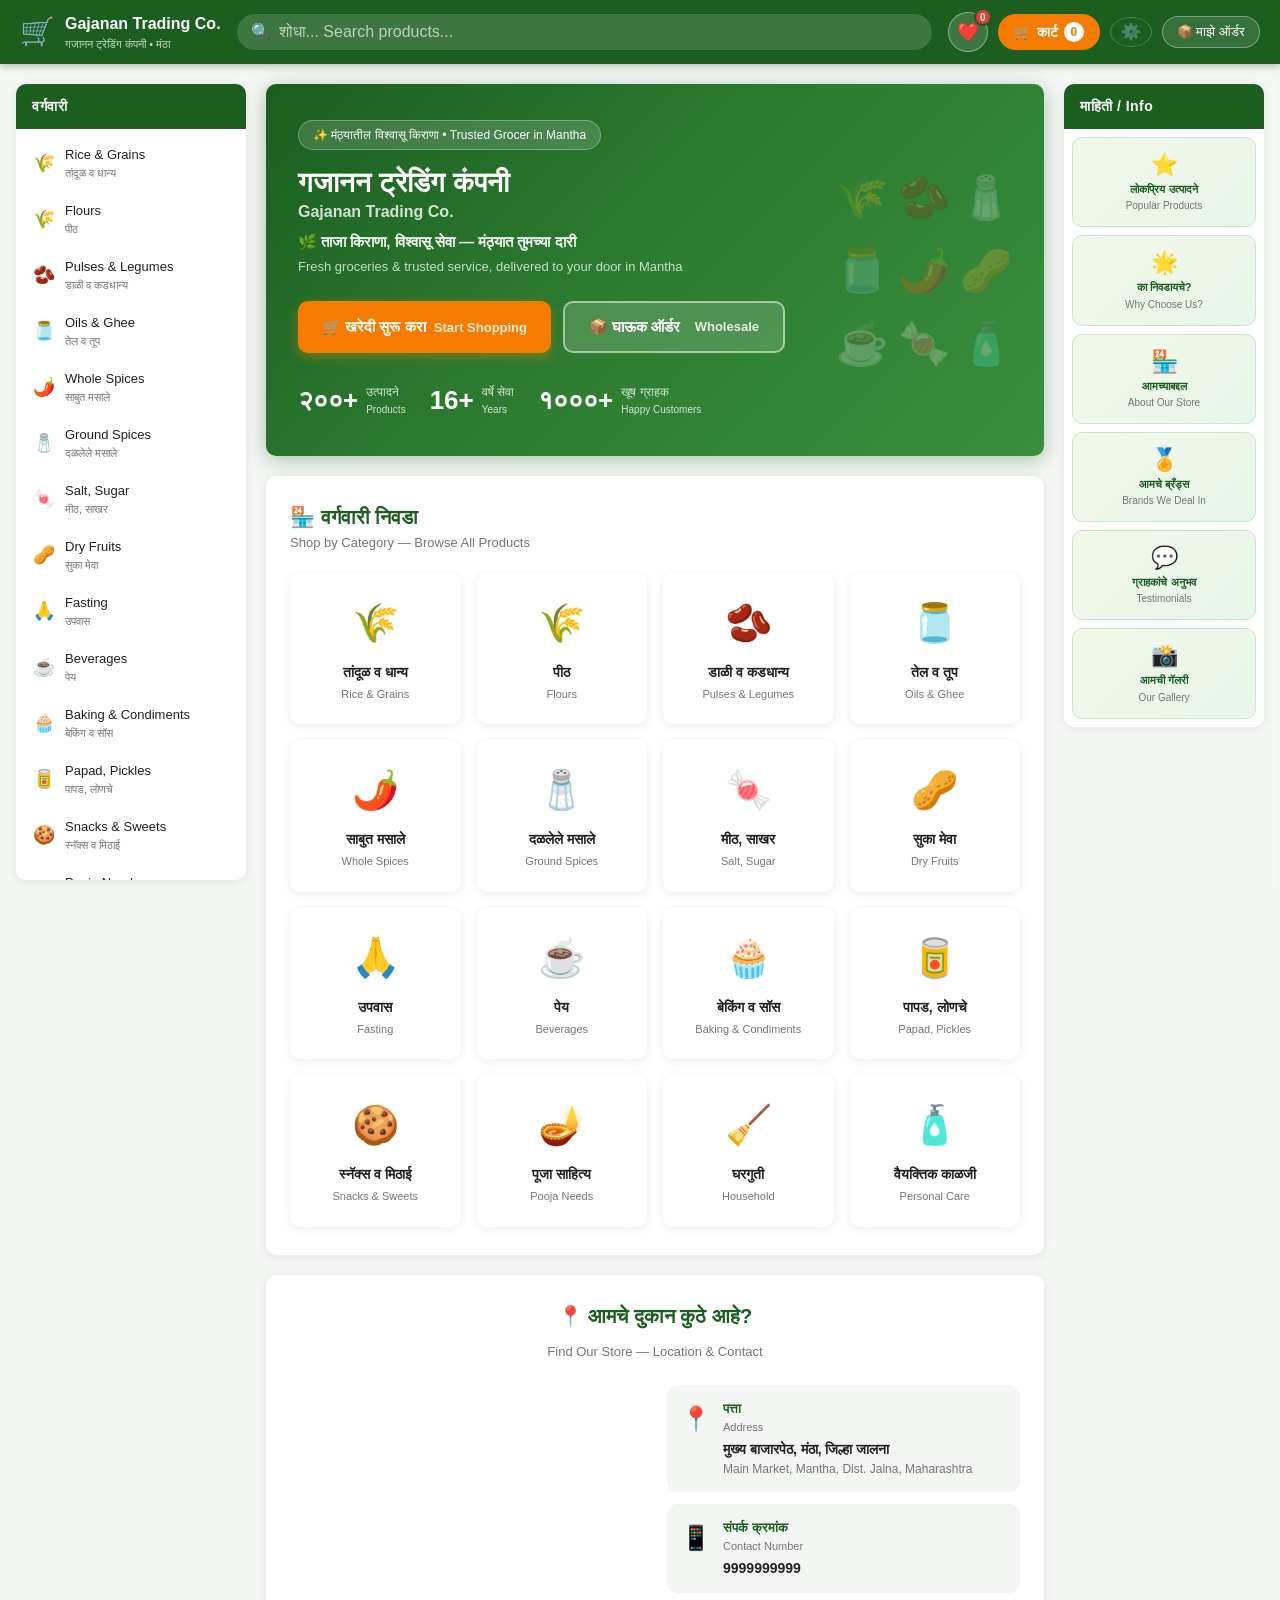
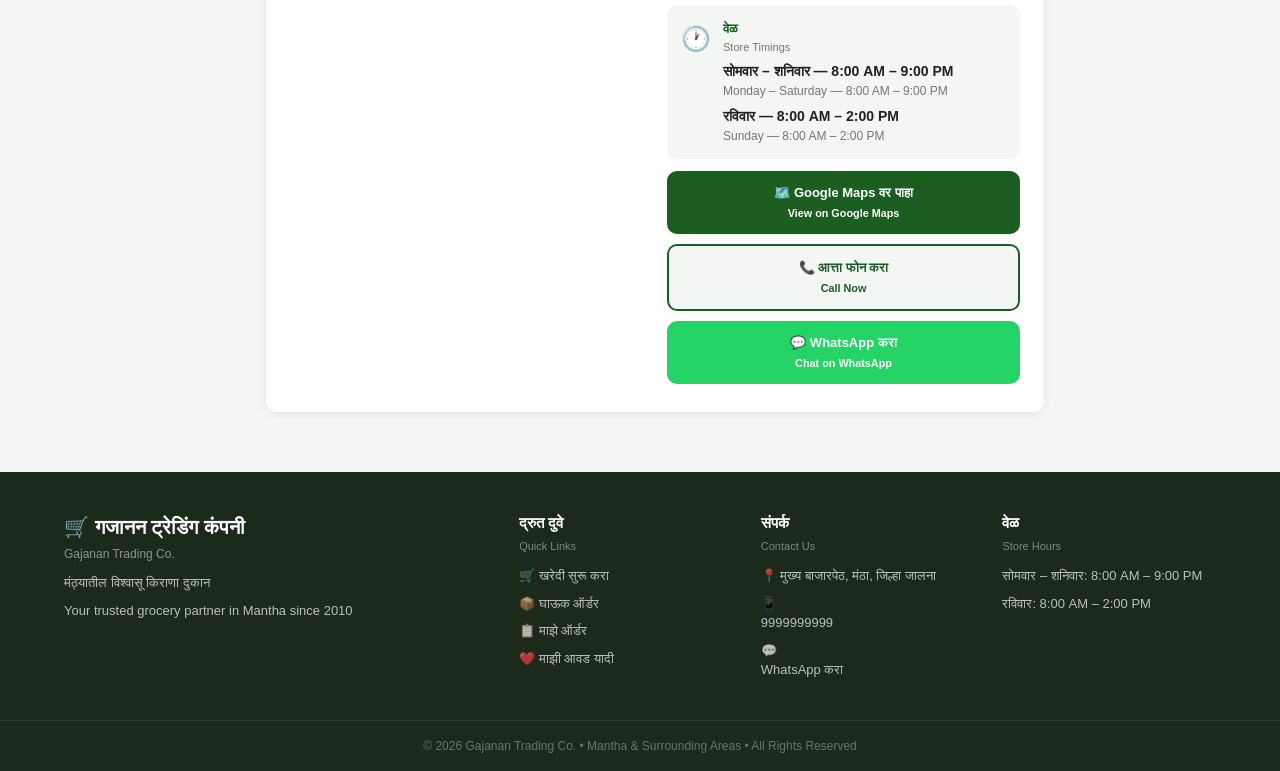
<file: docs/index.html>
<!DOCTYPE html>
<html lang="mr">
<head>
    <meta charset="UTF-8">
    <meta name="viewport" content="width=device-width, initial-scale=1.0">
    <title>Gajanan Trading Co. - किराणा दुकान</title>
    <link rel="stylesheet" href="style.css">
    <link rel="stylesheet" href="mobile-fix.css">
</head>
<body>

<!-- ═══════════════════════════════════════ HEADER -->
<header id="main-header">
    <div class="header-inner">
        <div class="logo-area" onclick="goHome()">
            <span class="logo-emoji">🛒</span>
            <div class="logo-text">
                <span class="logo-en">Gajanan Trading Co.</span>
                <span class="logo-mr">गजानन ट्रेडिंग कंपनी • मंठा</span>
            </div>
        </div>

        <div class="search-wrap">
            <span class="search-icon">🔍</span>
            <input type="text" id="search-input" placeholder="शोधा... Search products...">
        </div>

        <div class="header-right">
            <!-- FEATURE 3: Wishlist Button -->
            <button class="btn-wishlist-trigger" onclick="openWishlist()" title="माझी आवड (Wishlist)">
                <span>❤️</span>
                <span class="wish-badge" id="wishlist-count" style="display:none">0</span>
            </button>

            <button class="btn-cart-trigger" onclick="toggleCart()">
                <span>🛒</span>
                <span>कार्ट</span>
                <span class="cart-badge" id="cart-count">0</span>
            </button>
            <a href="admin.html" class="btn-admin">⚙️</a>
            <!-- FEATURE 1: Order History Button -->
            <button class="btn-order-history" onclick="openOrderHistory()" title="माझ्या ऑर्डर्स">
                📦<span class="btn-label-text"> माझे ऑर्डर</span>
            </button>
        </div>
    </div>
</header>

<!-- ═══════════════════════════════════════ LAYOUT -->
<div class="layout">

    <!-- SIDEBAR -->
    <aside id="sidebar">
        <div class="sidebar-header">वर्गवारी</div>
        <div id="sidebar-categories"></div>
    </aside>

    <!-- MAIN CONTENT -->
    <main id="main-content">

        <!-- HOME VIEW -->
        <div id="home-view">

            <!-- ── HERO ── -->
            <section class="home-section hero-section" id="hero-section"></section>

            <!-- ── BUY AGAIN ── -->
            <section class="home-section" id="buy-again-section" style="display:none"></section>

            <!-- ── POPULAR PRODUCTS ── -->
            <section class="home-section" id="popular-section"></section>

            <!-- ── SEARCH RESULTS BANNER ── -->
            <div id="search-results-banner" class="search-banner hidden"></div>

            <!-- ── CATEGORY GRID ── -->
            <div class="home-section">
                <div class="section-head">
                    <div class="section-head-text">
                        <div class="section-title-mr">🏪 वर्गवारी निवडा</div>
                        <div class="section-title-en">Shop by Category — Browse All Products</div>
                    </div>
                </div>
                <div id="category-grid" class="cat-grid"></div>
            </div>

            <!-- ── WHY CHOOSE US ── -->
            <section class="home-section why-us-bg" id="why-us-section"></section>

            <!-- ── ABOUT STORE ── -->
            <section class="home-section" id="about-section"></section>

            <!-- ── BRANDS ── -->
            <section class="home-section brands-bg" id="brands-section"></section>

            <!-- ── TESTIMONIALS ── -->
            <section class="home-section" id="testimonials-section"></section>

            <!-- ── GALLERY ── -->
            <section class="home-section" id="gallery-section"></section>

            <!-- ── STORE LOCATION ── -->
            <section class="home-section" id="location-section"></section>

        </div>

        <!-- PRODUCTS VIEW -->
        <div id="products-view" style="display:none">
            <div class="products-view-header">
                <button class="btn-back" onclick="goHome()">← मागे / Back</button>
                <h2 id="products-view-title">Products</h2>
            </div>
            <div id="product-grid" class="product-grid"></div>
        </div>

    </main>

    <!-- RIGHT INFO SIDEBAR -->
    <aside id="info-sidebar">
        <div class="sidebar-header">माहिती / Info</div>
        <div class="info-btn-grid">
            <button class="info-sidebar-btn" onclick="openSectionPopup('popular')">
                <span class="info-btn-icon">⭐</span>
                <span class="info-btn-mr">लोकप्रिय उत्पादने</span>
                <span class="info-btn-en">Popular Products</span>
            </button>
            <button class="info-sidebar-btn" onclick="openSectionPopup('why')">
                <span class="info-btn-icon">🌟</span>
                <span class="info-btn-mr">का निवडायचे?</span>
                <span class="info-btn-en">Why Choose Us?</span>
            </button>
            <button class="info-sidebar-btn" onclick="openSectionPopup('about')">
                <span class="info-btn-icon">🏪</span>
                <span class="info-btn-mr">आमच्याबद्दल</span>
                <span class="info-btn-en">About Our Store</span>
            </button>
            <button class="info-sidebar-btn" onclick="openSectionPopup('brands')">
                <span class="info-btn-icon">🏅</span>
                <span class="info-btn-mr">आमचे ब्रँड्स</span>
                <span class="info-btn-en">Brands We Deal In</span>
            </button>
            <button class="info-sidebar-btn" onclick="openSectionPopup('testimonials')">
                <span class="info-btn-icon">💬</span>
                <span class="info-btn-mr">ग्राहकांचे अनुभव</span>
                <span class="info-btn-en">Testimonials</span>
            </button>
            <button class="info-sidebar-btn" onclick="openSectionPopup('gallery')">
                <span class="info-btn-icon">📸</span>
                <span class="info-btn-mr">आमची गॅलरी</span>
                <span class="info-btn-en">Our Gallery</span>
            </button>
        </div>
    </aside>

</div>

<!-- ═══════════════════════════════════════ PRODUCT MODAL -->
<div id="product-modal" class="modal-backdrop">
    <div class="modal-box">
        <button class="modal-close" onclick="closeProductModal()">✕</button>

        <div class="modal-product-header">
            <span id="modal-emoji" class="modal-emoji">📦</span>
            <div>
                <div id="modal-name" class="modal-name">Product Name</div>
                <div id="modal-desc" class="modal-desc"></div>
                <div id="modal-price" class="modal-price"></div>
            </div>
        </div>

        <div class="modal-section">
            <div class="modal-section-label" id="qty-label">प्रमाण निवडा (Select Quantity)</div>
            <div id="qty-options" class="qty-chips"></div>
        </div>

        <div class="modal-section" id="custom-qty-section">
            <div class="modal-section-label">इतर प्रमाण (Custom Quantity)</div>
            <div class="custom-qty-row">
                <input type="number" id="custom-qty-input" step="0.1" min="0.1"
                       placeholder="e.g. 2.5" oninput="onCustomQtyChange()">
                <span class="custom-unit-label" id="custom-unit-label">kg</span>
            </div>
        </div>

        <div class="price-summary-box">
            <div class="price-summary-sub" id="qty-summary-text">Select a quantity above</div>
            <div class="price-summary-total" id="price-summary">₹0.00</div>
        </div>

        <button class="btn-add-to-cart" onclick="addCurrentToCart()">
            🛒 कार्ट मध्ये टाका (Add to Cart)
        </button>
    </div>
</div>

<!-- ═══════════════════════════════════════ CART SIDEBAR -->
<div id="cart-overlay" class="cart-overlay" onclick="closeCart()"></div>
<div id="cart-sidebar" class="cart-sidebar">
    <div class="cart-top">
        <div>
            <h3>तुमचे कार्ट</h3>
            <span id="cart-items-count" class="cart-count-label">0 items</span>
        </div>
        <button class="cart-close-btn" onclick="closeCart()">✕</button>
    </div>

    <div id="cart-items-list" class="cart-items-list"></div>

    <div id="cart-footer" class="cart-footer" style="display:none">
        <div class="cart-subtotal-row">
            <span>उप-एकूण (Subtotal)</span>
            <span id="cart-subtotal">₹0</span>
        </div>
        <div class="cart-total-row">
            <span>एकूण (Total)</span>
            <span id="cart-total">₹0</span>
        </div>
        <button class="btn-checkout" onclick="openCheckout()">ऑर्डर द्या → Checkout</button>
        <button class="btn-clear-cart" onclick="clearCart()">🗑 कार्ट साफ करा</button>
    </div>
</div>

<!-- ═══════════════════════════════════════ FEATURE 1: OTP MODAL -->
<div id="otp-modal" class="modal-backdrop">
    <div class="modal-box modal-otp">
        <button class="modal-close" onclick="closeOtpModal()">✕</button>
        <div class="otp-header">
            <div class="otp-icon">📱</div>
            <h3>मोबाइल क्रमांक तपासा</h3>
            <p>Verify your mobile number to place an order</p>
        </div>

        <!-- STEP 1: Enter Phone -->
        <div id="otp-step-1">
            <div class="otp-field-wrap">
                <label>मोबाइल नंबर (Mobile Number)</label>
                <div class="otp-phone-row">
                    <span class="otp-country-code">🇮🇳 +91</span>
                    <input type="tel" id="otp-phone" maxlength="10"
                           placeholder="10-digit mobile number"
                           onkeydown="if(event.key==='Enter') sendOtp()">
                </div>
            </div>
            <div id="otp-error" class="otp-error" style="display:none"></div>
            <button class="btn-checkout" id="btn-send-otp" onclick="sendOtp()">
                OTP पाठवा (Send OTP)
            </button>
        </div>

        <!-- STEP 2: Enter OTP -->
        <div id="otp-step-2" style="display:none">
            <p class="otp-sent-msg">
                OTP पाठवला: <strong id="otp-sent-phone"></strong> वर
            </p>
            <div class="otp-field-wrap">
                <label>6-अंकी OTP (Enter 6-digit OTP)</label>
                <input type="text" id="otp-input" maxlength="6"
                       inputmode="numeric" pattern="[0-9]*"
                       placeholder="• • • • • •"
                       class="otp-digit-input"
                       onkeydown="if(event.key==='Enter') verifyOtp()">
            </div>
            <div id="otp-error" class="otp-error" style="display:none"></div>
            <button class="btn-checkout" id="btn-verify-otp" onclick="verifyOtp()">
                OTP तपासा (Verify OTP)
            </button>
            <button class="btn-resend" id="btn-resend-otp" onclick="resendOtp()" disabled>
                Resend in 30s
            </button>
        </div>
    </div>
</div>

<!-- ═══════════════════════════════════════ CHECKOUT MODAL (with time slots) -->
<div id="checkout-modal" class="modal-backdrop">
    <div class="modal-box modal-checkout">
        <button class="modal-close" onclick="closeCheckout()">✕</button>
        <h3 class="checkout-title">📋 ऑर्डर निश्चित करा</h3>

        <div id="checkout-summary" class="checkout-summary"></div>

        <div class="checkout-form">
            <h4>संपर्क माहिती (Contact Details)</h4>
            <input type="text"  id="c-name"    placeholder="तुमचे नाव (Full Name) *" required>
            <input type="tel"   id="c-phone"   placeholder="मोबाईल नंबर (10-digit Phone) *"
                   maxlength="10" required>
            <textarea id="c-address" placeholder="पत्ता (Delivery Address)" rows="3"></textarea>
            <textarea id="c-notes"   placeholder="विशेष सूचना (Special Notes / Instructions)" rows="2"></textarea>

            <!-- FEATURE 2: Pickup Time Slot -->
            <h4 style="margin-top:16px">🕐 वस्तू घेण्याची वेळ निवडा (Pick-up Time Slot) *</h4>
            <div id="pickup-slots-container" class="pickup-slots"></div>

            <button class="btn-checkout" onclick="placeOrder()">✅ ऑर्डर द्या (Confirm Order)</button>
        </div>
    </div>
</div>

<!-- ═══════════════════════════════════════ SUCCESS MODAL -->
<div id="success-modal" class="modal-backdrop">
    <div class="modal-box modal-success">
        <div class="success-icon">🎉</div>
        <h3>ऑर्डर मिळाला!</h3>
        <p>Order placed successfully!</p>
        <p id="success-order-no" class="order-no-text"></p>
        <p id="success-pickup-slot" class="success-slot-text"></p>
        <p class="success-note">आम्ही लवकरच संपर्क करू • We'll contact you soon</p>
        <button class="btn-checkout" onclick="closeSuccess()">ठीक आहे (OK)</button>
        <!-- FEATURE 5: Print Bill Button -->
        <button class="btn-print-bill" onclick="if(lastPlacedOrder)printCustomerBill(lastPlacedOrder)"
                style="margin-top:10px;width:100%;background:#f0fdf4;border:2px solid #c8e6c9;color:#1b5e20;border-radius:10px;padding:12px;font-size:15px;cursor:pointer;font-weight:600">
            🖨️ बिल प्रिंट करा (Print Bill)
        </button>
    </div>
</div>

<!-- ═══════════════════════════════════════ FEATURE 3: WISHLIST MODAL -->
<div id="wishlist-modal" class="modal-backdrop">
    <div class="modal-box modal-wishlist">
        <button class="modal-close" onclick="closeWishlist()">✕</button>
        <div class="wishlist-header">
            <span style="font-size:24px">❤️</span>
            <h3>माझी आवड यादी (My Wishlist)</h3>
        </div>
        <div id="wishlist-items" class="wishlist-items"></div>
    </div>
</div>

<!-- ═══════════════════════════════════════ SITE FOOTER -->
<footer id="site-footer" class="site-footer"></footer>

<!-- ═══════════════════════════════════════ TOAST CONTAINER -->
<div id="toast-container" class="toast-container"></div>

<!-- ═══════════════════════════════════════ FEATURE 1: ORDER HISTORY MODAL -->
<div id="order-history-modal" class="modal-backdrop">
    <div class="modal-box modal-order-history">
        <button class="modal-close" onclick="closeOrderHistory()">✕</button>
        <div style="text-align:center;margin-bottom:20px">
            <div style="font-size:32px;margin-bottom:6px">📦</div>
            <h3 style="color:#1b5e20;font-size:20px">माझे ऑर्डर्स (My Orders)</h3>
            <p style="font-size:13px;color:#757575;margin-top:4px">तुमचा मोबाइल नंबर टाका आणि ऑर्डर इतिहास पाहा</p>
        </div>
        <!-- Phone Input -->
        <div id="oh-search-section">
            <div style="display:flex;gap:8px;margin-bottom:12px">
                <input type="tel" id="oh-phone" maxlength="10" placeholder="10-digit Mobile Number"
                       style="flex:1;padding:10px 14px;border:1px solid #e0e0e0;border-radius:8px;font-size:14px;outline:none"
                       onkeydown="if(event.key==='Enter') searchOrderHistory()">
                <button onclick="searchOrderHistory()"
                        style="background:#1b5e20;color:#fff;border:none;border-radius:8px;padding:10px 18px;font-size:14px;cursor:pointer;white-space:nowrap">
                    🔍 शोधा
                </button>
            </div>
            <div id="oh-error" style="color:#d32f2f;font-size:13px;display:none;margin-bottom:10px"></div>
        </div>
        <!-- Results -->
        <div id="oh-results" style="max-height:400px;overflow-y:auto"></div>
    </div>
</div>

<!-- ═══════════════════════════════════════ SECTION POPUP MODAL -->
<div id="section-popup-modal" class="modal-backdrop">
    <div class="modal-box section-popup-box">
        <button class="modal-close" onclick="closeSectionPopup()">✕</button>
        <div id="section-popup-content" class="section-popup-content"></div>
    </div>
</div>

<!-- ═══════════════════════════════════════ MOBILE BOTTOM INFO BAR -->
<div id="mobile-info-bar">
    <button class="mob-info-btn" onclick="openSectionPopup('popular')">
        <span class="mob-btn-icon">⭐</span>
        <span class="mob-btn-mr">लोकप्रिय</span>
        <span class="mob-btn-en">Popular</span>
    </button>
    <button class="mob-info-btn" onclick="openSectionPopup('why')">
        <span class="mob-btn-icon">🌟</span>
        <span class="mob-btn-mr">का निवडायचे?</span>
        <span class="mob-btn-en">Why Us</span>
    </button>
    <button class="mob-info-btn" onclick="openSectionPopup('about')">
        <span class="mob-btn-icon">🏪</span>
        <span class="mob-btn-mr">आमच्याबद्दल</span>
        <span class="mob-btn-en">About</span>
    </button>
    <button class="mob-info-btn" onclick="openSectionPopup('brands')">
        <span class="mob-btn-icon">🏅</span>
        <span class="mob-btn-mr">ब्रँड्स</span>
        <span class="mob-btn-en">Brands</span>
    </button>
    <button class="mob-info-btn" onclick="openSectionPopup('testimonials')">
        <span class="mob-btn-icon">💬</span>
        <span class="mob-btn-mr">अनुभव</span>
        <span class="mob-btn-en">Reviews</span>
    </button>
    <button class="mob-info-btn" onclick="openSectionPopup('gallery')">
        <span class="mob-btn-icon">📸</span>
        <span class="mob-btn-mr">गॅलरी</span>
        <span class="mob-btn-en">Gallery</span>
    </button>
</div>

<script src="app.js"></script>
</body>
</html>
</file>
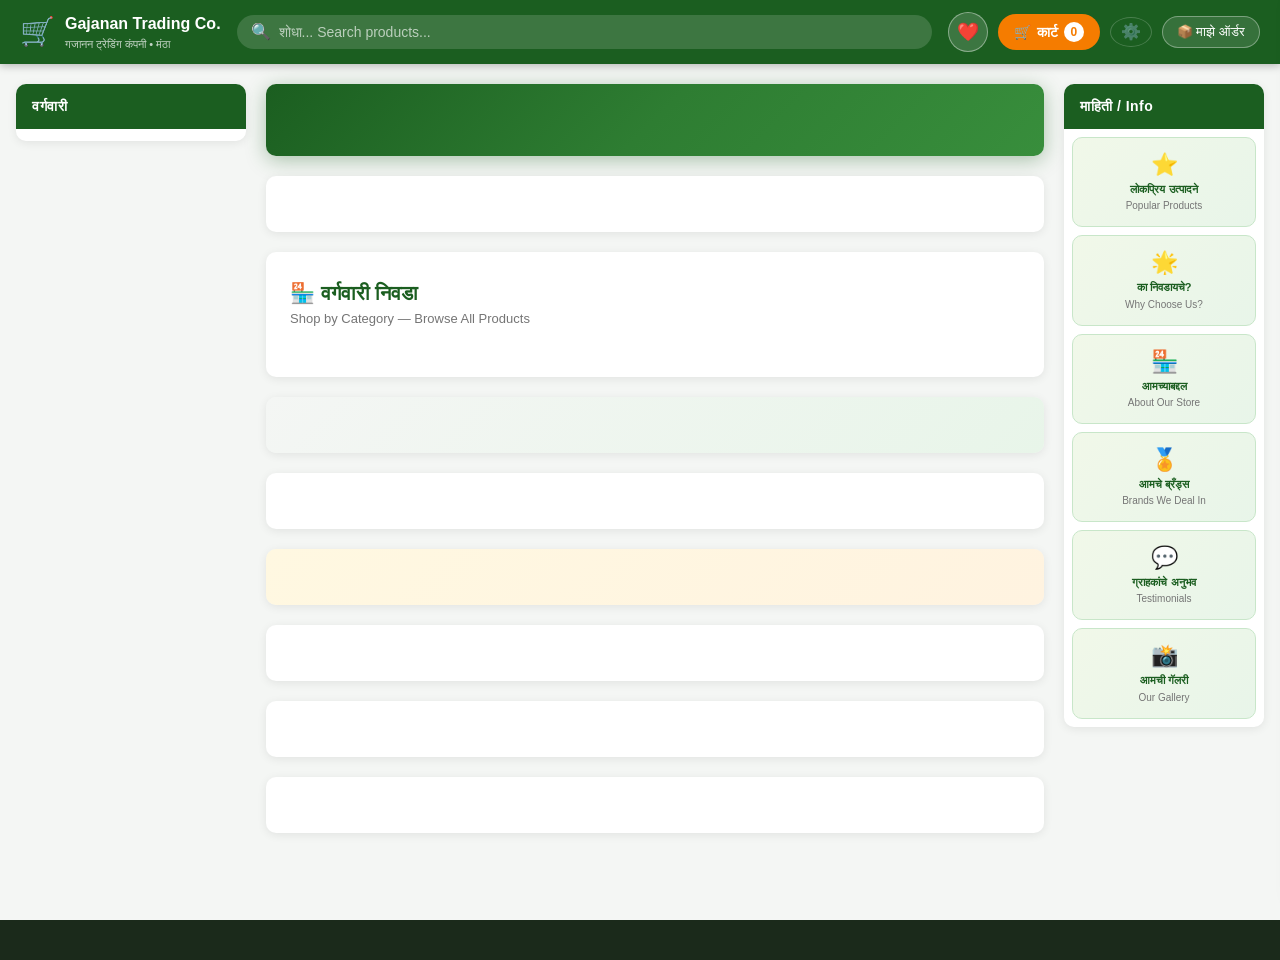
<file: public/index.html>
<!DOCTYPE html>
<html lang="mr">
<head>
    <meta charset="UTF-8">
    <meta name="viewport" content="width=device-width, initial-scale=1.0">
    <title>Gajanan Trading Co. - किराणा दुकान</title>
    <link rel="stylesheet" href="style.css">
</head>
<body>

<!-- ═══════════════════════════════════════ HEADER -->
<header id="main-header">
    <div class="header-inner">
        <div class="logo-area" onclick="goHome()">
            <span class="logo-emoji">🛒</span>
            <div class="logo-text">
                <span class="logo-en">Gajanan Trading Co.</span>
                <span class="logo-mr">गजानन ट्रेडिंग कंपनी • मंठा</span>
            </div>
        </div>

        <div class="search-wrap">
            <span class="search-icon">🔍</span>
            <input type="text" id="search-input" placeholder="शोधा... Search products...">
        </div>

        <div class="header-right">
            <!-- FEATURE 3: Wishlist Button -->
            <button class="btn-wishlist-trigger" onclick="openWishlist()" title="माझी आवड (Wishlist)">
                <span>❤️</span>
                <span class="wish-badge" id="wishlist-count" style="display:none">0</span>
            </button>

            <button class="btn-cart-trigger" onclick="toggleCart()">
                <span>🛒</span>
                <span>कार्ट</span>
                <span class="cart-badge" id="cart-count">0</span>
            </button>
            <a href="admin.html" class="btn-admin">⚙️</a>
            <!-- FEATURE 1: Order History Button -->
            <button class="btn-order-history" onclick="openOrderHistory()" title="माझ्या ऑर्डर्स">
                📦 माझे ऑर्डर
            </button>
        </div>
    </div>
</header>

<!-- ═══════════════════════════════════════ LAYOUT -->
<div class="layout">

    <!-- SIDEBAR -->
    <aside id="sidebar">
        <div class="sidebar-header">वर्गवारी</div>
        <div id="sidebar-categories"></div>
    </aside>

    <!-- MAIN CONTENT -->
    <main id="main-content">

        <!-- HOME VIEW -->
        <div id="home-view">

            <!-- ── HERO ── -->
            <section class="home-section hero-section" id="hero-section"></section>

            <!-- ── BUY AGAIN ── -->
            <section class="home-section" id="buy-again-section" style="display:none"></section>

            <!-- ── POPULAR PRODUCTS ── -->
            <section class="home-section" id="popular-section"></section>

            <!-- ── SEARCH RESULTS BANNER ── -->
            <div id="search-results-banner" class="search-banner hidden"></div>

            <!-- ── CATEGORY GRID ── -->
            <div class="home-section">
                <div class="section-head">
                    <div class="section-head-text">
                        <div class="section-title-mr">🏪 वर्गवारी निवडा</div>
                        <div class="section-title-en">Shop by Category — Browse All Products</div>
                    </div>
                </div>
                <div id="category-grid" class="cat-grid"></div>
            </div>

            <!-- ── WHY CHOOSE US ── -->
            <section class="home-section why-us-bg" id="why-us-section"></section>

            <!-- ── ABOUT STORE ── -->
            <section class="home-section" id="about-section"></section>

            <!-- ── BRANDS ── -->
            <section class="home-section brands-bg" id="brands-section"></section>

            <!-- ── TESTIMONIALS ── -->
            <section class="home-section" id="testimonials-section"></section>

            <!-- ── GALLERY ── -->
            <section class="home-section" id="gallery-section"></section>

            <!-- ── STORE LOCATION ── -->
            <section class="home-section" id="location-section"></section>

        </div>

        <!-- PRODUCTS VIEW -->
        <div id="products-view" style="display:none">
            <div class="products-view-header">
                <button class="btn-back" onclick="goHome()">← मागे / Back</button>
                <h2 id="products-view-title">Products</h2>
            </div>
            <div id="product-grid" class="product-grid"></div>
        </div>

    </main>

    <!-- RIGHT INFO SIDEBAR -->
    <aside id="info-sidebar">
        <div class="sidebar-header">माहिती / Info</div>
        <div class="info-btn-grid">
            <button class="info-sidebar-btn" onclick="openSectionPopup('popular')">
                <span class="info-btn-icon">⭐</span>
                <span class="info-btn-mr">लोकप्रिय उत्पादने</span>
                <span class="info-btn-en">Popular Products</span>
            </button>
            <button class="info-sidebar-btn" onclick="openSectionPopup('why')">
                <span class="info-btn-icon">🌟</span>
                <span class="info-btn-mr">का निवडायचे?</span>
                <span class="info-btn-en">Why Choose Us?</span>
            </button>
            <button class="info-sidebar-btn" onclick="openSectionPopup('about')">
                <span class="info-btn-icon">🏪</span>
                <span class="info-btn-mr">आमच्याबद्दल</span>
                <span class="info-btn-en">About Our Store</span>
            </button>
            <button class="info-sidebar-btn" onclick="openSectionPopup('brands')">
                <span class="info-btn-icon">🏅</span>
                <span class="info-btn-mr">आमचे ब्रँड्स</span>
                <span class="info-btn-en">Brands We Deal In</span>
            </button>
            <button class="info-sidebar-btn" onclick="openSectionPopup('testimonials')">
                <span class="info-btn-icon">💬</span>
                <span class="info-btn-mr">ग्राहकांचे अनुभव</span>
                <span class="info-btn-en">Testimonials</span>
            </button>
            <button class="info-sidebar-btn" onclick="openSectionPopup('gallery')">
                <span class="info-btn-icon">📸</span>
                <span class="info-btn-mr">आमची गॅलरी</span>
                <span class="info-btn-en">Our Gallery</span>
            </button>
        </div>
    </aside>

</div>

<!-- ═══════════════════════════════════════ PRODUCT MODAL -->
<div id="product-modal" class="modal-backdrop">
    <div class="modal-box">
        <button class="modal-close" onclick="closeProductModal()">✕</button>

        <div class="modal-product-header">
            <span id="modal-emoji" class="modal-emoji">📦</span>
            <div>
                <div id="modal-name" class="modal-name">Product Name</div>
                <div id="modal-desc" class="modal-desc"></div>
                <div id="modal-price" class="modal-price"></div>
            </div>
        </div>

        <div class="modal-section">
            <div class="modal-section-label" id="qty-label">प्रमाण निवडा (Select Quantity)</div>
            <div id="qty-options" class="qty-chips"></div>
        </div>

        <div class="modal-section" id="custom-qty-section">
            <div class="modal-section-label">इतर प्रमाण (Custom Quantity)</div>
            <div class="custom-qty-row">
                <input type="number" id="custom-qty-input" step="0.1" min="0.1"
                       placeholder="e.g. 2.5" oninput="onCustomQtyChange()">
                <span class="custom-unit-label" id="custom-unit-label">kg</span>
            </div>
        </div>

        <div class="price-summary-box">
            <div class="price-summary-sub" id="qty-summary-text">Select a quantity above</div>
            <div class="price-summary-total" id="price-summary">₹0.00</div>
        </div>

        <button class="btn-add-to-cart" onclick="addCurrentToCart()">
            🛒 कार्ट मध्ये टाका (Add to Cart)
        </button>
    </div>
</div>

<!-- ═══════════════════════════════════════ CART SIDEBAR -->
<div id="cart-overlay" class="cart-overlay" onclick="closeCart()"></div>
<div id="cart-sidebar" class="cart-sidebar">
    <div class="cart-top">
        <div>
            <h3>तुमचे कार्ट</h3>
            <span id="cart-items-count" class="cart-count-label">0 items</span>
        </div>
        <button class="cart-close-btn" onclick="closeCart()">✕</button>
    </div>

    <div id="cart-items-list" class="cart-items-list"></div>

    <div id="cart-footer" class="cart-footer" style="display:none">
        <div class="cart-subtotal-row">
            <span>उप-एकूण (Subtotal)</span>
            <span id="cart-subtotal">₹0</span>
        </div>
        <div class="cart-total-row">
            <span>एकूण (Total)</span>
            <span id="cart-total">₹0</span>
        </div>
        <button class="btn-checkout" onclick="openCheckout()">ऑर्डर द्या → Checkout</button>
        <button class="btn-clear-cart" onclick="clearCart()">🗑 कार्ट साफ करा</button>
    </div>
</div>

<!-- ═══════════════════════════════════════ FEATURE 1: OTP MODAL -->
<div id="otp-modal" class="modal-backdrop">
    <div class="modal-box modal-otp">
        <button class="modal-close" onclick="closeOtpModal()">✕</button>
        <div class="otp-header">
            <div class="otp-icon">📱</div>
            <h3>मोबाइल क्रमांक तपासा</h3>
            <p>Verify your mobile number to place an order</p>
        </div>

        <!-- STEP 1: Enter Phone -->
        <div id="otp-step-1">
            <div class="otp-field-wrap">
                <label>मोबाइल नंबर (Mobile Number)</label>
                <div class="otp-phone-row">
                    <span class="otp-country-code">🇮🇳 +91</span>
                    <input type="tel" id="otp-phone" maxlength="10"
                           placeholder="10-digit mobile number"
                           onkeydown="if(event.key==='Enter') sendOtp()">
                </div>
            </div>
            <div id="otp-error" class="otp-error" style="display:none"></div>
            <button class="btn-checkout" id="btn-send-otp" onclick="sendOtp()">
                OTP पाठवा (Send OTP)
            </button>
        </div>

        <!-- STEP 2: Enter OTP -->
        <div id="otp-step-2" style="display:none">
            <p class="otp-sent-msg">
                OTP पाठवला: <strong id="otp-sent-phone"></strong> वर
            </p>
            <div class="otp-field-wrap">
                <label>6-अंकी OTP (Enter 6-digit OTP)</label>
                <input type="text" id="otp-input" maxlength="6"
                       inputmode="numeric" pattern="[0-9]*"
                       placeholder="• • • • • •"
                       class="otp-digit-input"
                       onkeydown="if(event.key==='Enter') verifyOtp()">
            </div>
            <div id="otp-error" class="otp-error" style="display:none"></div>
            <button class="btn-checkout" id="btn-verify-otp" onclick="verifyOtp()">
                OTP तपासा (Verify OTP)
            </button>
            <button class="btn-resend" id="btn-resend-otp" onclick="resendOtp()" disabled>
                Resend in 30s
            </button>
        </div>
    </div>
</div>

<!-- ═══════════════════════════════════════ CHECKOUT MODAL (with time slots) -->
<div id="checkout-modal" class="modal-backdrop">
    <div class="modal-box modal-checkout">
        <button class="modal-close" onclick="closeCheckout()">✕</button>
        <h3 class="checkout-title">📋 ऑर्डर निश्चित करा</h3>

        <div id="checkout-summary" class="checkout-summary"></div>

        <div class="checkout-form">
            <h4>संपर्क माहिती (Contact Details)</h4>
            <input type="text"  id="c-name"    placeholder="तुमचे नाव (Full Name) *" required>
            <input type="tel"   id="c-phone"   placeholder="मोबाईल नंबर (10-digit Phone) *"
                   maxlength="10" required>
            <textarea id="c-address" placeholder="पत्ता (Delivery Address)" rows="3"></textarea>
            <textarea id="c-notes"   placeholder="विशेष सूचना (Special Notes / Instructions)" rows="2"></textarea>

            <!-- FEATURE 2: Pickup Time Slot -->
            <h4 style="margin-top:16px">🕐 वस्तू घेण्याची वेळ निवडा (Pick-up Time Slot) *</h4>
            <div id="pickup-slots-container" class="pickup-slots"></div>

            <button class="btn-checkout" onclick="placeOrder()">✅ ऑर्डर द्या (Confirm Order)</button>
        </div>
    </div>
</div>

<!-- ═══════════════════════════════════════ SUCCESS MODAL -->
<div id="success-modal" class="modal-backdrop">
    <div class="modal-box modal-success">
        <div class="success-icon">🎉</div>
        <h3>ऑर्डर मिळाला!</h3>
        <p>Order placed successfully!</p>
        <p id="success-order-no" class="order-no-text"></p>
        <p id="success-pickup-slot" class="success-slot-text"></p>
        <p class="success-note">आम्ही लवकरच संपर्क करू • We'll contact you soon</p>
        <button class="btn-checkout" onclick="closeSuccess()">ठीक आहे (OK)</button>
        <!-- FEATURE 5: Print Bill Button -->
        <button class="btn-print-bill" onclick="if(lastPlacedOrder)printCustomerBill(lastPlacedOrder)"
                style="margin-top:10px;width:100%;background:#f0fdf4;border:2px solid #c8e6c9;color:#1b5e20;border-radius:10px;padding:12px;font-size:15px;cursor:pointer;font-weight:600">
            🖨️ बिल प्रिंट करा (Print Bill)
        </button>
    </div>
</div>

<!-- ═══════════════════════════════════════ FEATURE 3: WISHLIST MODAL -->
<div id="wishlist-modal" class="modal-backdrop">
    <div class="modal-box modal-wishlist">
        <button class="modal-close" onclick="closeWishlist()">✕</button>
        <div class="wishlist-header">
            <span style="font-size:24px">❤️</span>
            <h3>माझी आवड यादी (My Wishlist)</h3>
        </div>
        <div id="wishlist-items" class="wishlist-items"></div>
    </div>
</div>

<!-- ═══════════════════════════════════════ SITE FOOTER -->
<footer id="site-footer" class="site-footer"></footer>

<!-- ═══════════════════════════════════════ TOAST CONTAINER -->
<div id="toast-container" class="toast-container"></div>

<!-- ═══════════════════════════════════════ FEATURE 1: ORDER HISTORY MODAL -->
<div id="order-history-modal" class="modal-backdrop">
    <div class="modal-box modal-order-history">
        <button class="modal-close" onclick="closeOrderHistory()">✕</button>
        <div style="text-align:center;margin-bottom:20px">
            <div style="font-size:32px;margin-bottom:6px">📦</div>
            <h3 style="color:#1b5e20;font-size:20px">माझे ऑर्डर्स (My Orders)</h3>
            <p style="font-size:13px;color:#757575;margin-top:4px">तुमचा मोबाइल नंबर टाका आणि ऑर्डर इतिहास पाहा</p>
        </div>
        <!-- Phone Input -->
        <div id="oh-search-section">
            <div style="display:flex;gap:8px;margin-bottom:12px">
                <input type="tel" id="oh-phone" maxlength="10" placeholder="10-digit Mobile Number"
                       style="flex:1;padding:10px 14px;border:1px solid #e0e0e0;border-radius:8px;font-size:14px;outline:none"
                       onkeydown="if(event.key==='Enter') searchOrderHistory()">
                <button onclick="searchOrderHistory()"
                        style="background:#1b5e20;color:#fff;border:none;border-radius:8px;padding:10px 18px;font-size:14px;cursor:pointer;white-space:nowrap">
                    🔍 शोधा
                </button>
            </div>
            <div id="oh-error" style="color:#d32f2f;font-size:13px;display:none;margin-bottom:10px"></div>
        </div>
        <!-- Results -->
        <div id="oh-results" style="max-height:400px;overflow-y:auto"></div>
    </div>
</div>

<!-- ═══════════════════════════════════════ SECTION POPUP MODAL -->
<div id="section-popup-modal" class="modal-backdrop">
    <div class="modal-box section-popup-box">
        <button class="modal-close" onclick="closeSectionPopup()">✕</button>
        <div id="section-popup-content" class="section-popup-content"></div>
    </div>
</div>

<!-- ═══════════════════════════════════════ MOBILE BOTTOM INFO BAR -->
<div id="mobile-info-bar">
    <button class="mob-info-btn" onclick="openSectionPopup('popular')"><span>⭐</span><span>Popular</span></button>
    <button class="mob-info-btn" onclick="openSectionPopup('why')"><span>🌟</span><span>Why Us</span></button>
    <button class="mob-info-btn" onclick="openSectionPopup('about')"><span>🏪</span><span>About</span></button>
    <button class="mob-info-btn" onclick="openSectionPopup('brands')"><span>🏅</span><span>Brands</span></button>
    <button class="mob-info-btn" onclick="openSectionPopup('testimonials')"><span>💬</span><span>Reviews</span></button>
    <button class="mob-info-btn" onclick="openSectionPopup('gallery')"><span>📸</span><span>Gallery</span></button>
</div>

<script src="app.js"></script>
</body>
</html>
</file>
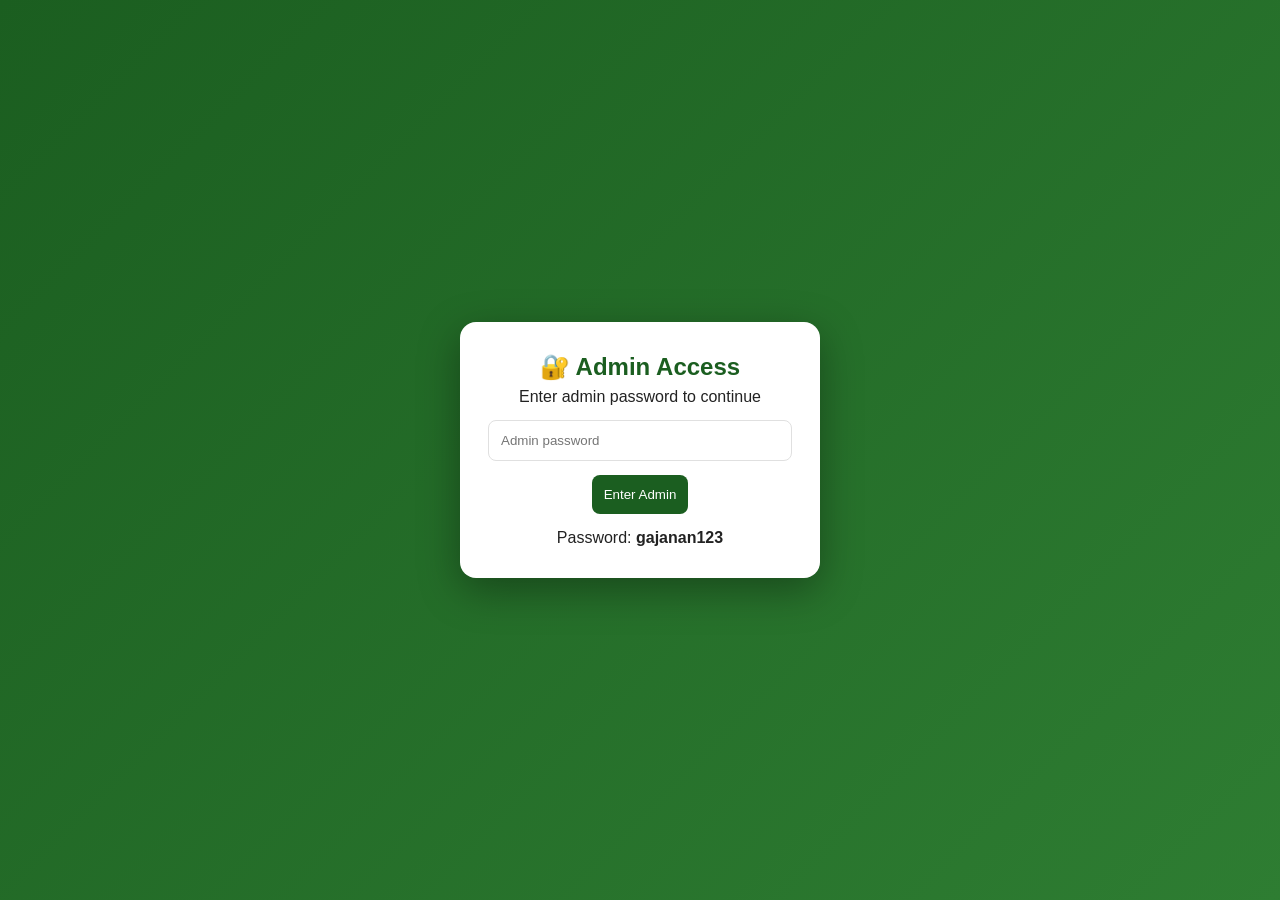
<file: docs/admin.html>
<!DOCTYPE html>
<html lang="en">
<head>
<meta charset="utf-8" />
<meta name="viewport" content="width=device-width,initial-scale=1" />
<title>Admin — Gajanan Trading Co.</title>
<style>
/* ================= ROOT THEME ================= */
:root{
  --primary:#1b5e20;
  --primary-dark:#134417;
  --accent:#f57c00;
  --bg:#f4f6f4;
  --card:#ffffff;
  --muted:#757575;
  --border:#e0e0e0;
  --radius:12px;
  --shadow:0 6px 22px rgba(0,0,0,.08);
}

/* ================= RESET ================= */
*{box-sizing:border-box;margin:0;padding:0}
html,body{height:100%}
body{
  font-family:"Segoe UI",Arial,sans-serif;
  background:var(--bg);
  color:#222;
  line-height:1.45;
  padding-bottom:40px;
}

/* ================= HEADER ================= */
.header{
  background:var(--primary);
  color:#fff;
  padding:14px 22px;
  display:flex;
  align-items:center;
  justify-content:space-between;
  box-shadow:0 2px 8px rgba(0,0,0,.2);
}
.header h1{font-size:18px;font-weight:700}
.header a{
  color:#fff;
  text-decoration:none;
  border:1px solid rgba(255,255,255,.25);
  padding:6px 14px;
  border-radius:20px;
  transition:.2s;
}
.header a:hover{background:rgba(255,255,255,.15)}

/* ================= LAYOUT ================= */
.container{max-width:1200px;margin:22px auto;padding:0 16px}
.row{display:flex;gap:16px;flex-wrap:wrap}
.col{flex:1 1 0;min-width:280px}

/* ================= CARDS ================= */
.card{
  background:var(--card);
  border-radius:var(--radius);
  padding:16px;
  box-shadow:var(--shadow);
}
.stats-grid{
  display:grid;
  grid-template-columns:repeat(auto-fit,minmax(160px,1fr));
  gap:12px;
}
.stat{
  padding:16px;
  border-radius:12px;
  background:#fff;
  text-align:center;
  box-shadow:0 2px 6px rgba(0,0,0,.05);
}
.stat .value{
  font-size:24px;
  font-weight:800;
  color:var(--primary);
}
.stat .label{
  font-size:13px;
  color:var(--muted);
  margin-top:6px;
}

/* ================= CONTROLS ================= */
.controls{
  display:flex;
  gap:8px;
  flex-wrap:wrap;
}
.controls input,
.controls select{
  padding:8px 10px;
  border:1px solid var(--border);
  border-radius:8px;
  font-size:14px;
}
.controls button{
  background:var(--primary);
  color:#fff;
  border:none;
  padding:8px 14px;
  border-radius:8px;
  cursor:pointer;
  transition:.2s;
}
.controls button:hover{background:var(--primary-dark)}
.controls .btn-outline{
  background:#fff;
  color:#333;
  border:1px solid var(--border);
}
.controls .btn-outline:hover{background:#f5f5f5}

/* ================= TABLES ================= */
.table-wrap{
  overflow-x:auto;
  border-radius:12px;
}
table{
  width:100%;
  border-collapse:collapse;
  min-width:900px;
  background:#fff;
}
thead{
  background:linear-gradient(90deg,var(--primary),#2e7d32);
  color:#fff;
  position:sticky;
  top:0;
  z-index:5;
}
th,td{
  padding:12px 14px;
  font-size:14px;
  border-bottom:1px solid #f0f0f0;
  vertical-align:top;
}
th{font-weight:700;font-size:13px}
tr:hover td{background:#fafcf9}

/* ================= BADGES ================= */
.badge{
  display:inline-block;
  padding:4px 12px;
  border-radius:999px;
  font-weight:700;
  font-size:12px;
}
.badge-pending{background:#fff3e0;color:#e65100}
.badge-confirmed{background:#e8f5e9;color:#1b5e20}
.badge-delivered{background:#e3f2fd;color:#0d47a1}
.badge-cancelled{background:#fce4ec;color:#b71c1c}

/* ================= BUTTONS ================= */
.btn{
  padding:7px 12px;
  border-radius:8px;
  border:none;
  font-weight:700;
  cursor:pointer;
  transition:.2s;
}
.btn-light{background:#f1f1f1}
.btn-light:hover{background:#e0e0e0}
.btn-primary{background:var(--primary);color:#fff}
.btn-primary:hover{background:var(--primary-dark)}
.btn-outline{
  background:#fff;
  border:1px solid var(--border);
}
.btn-outline:hover{background:#f5f5f5}

/* ================= ORDER ITEMS ================= */
.items-list{
  font-size:13px;
  color:#444;
  line-height:1.7;
}
.small{font-size:13px;color:var(--muted)}

/* ================= PRODUCT TABLE ================= */
.product-table{
  width:100%;
  border-collapse:collapse;
}
.product-table th{
  background:#f5f5f5;
  font-size:13px;
}
.product-table td{
  border-bottom:1px solid #eee;
}
.product-table input{
  padding:6px;
  border-radius:6px;
  border:1px solid var(--border);
}

/* ================= LOGIN GATE ================= */
#adminGate{
  position:fixed;
  inset:0;
  z-index:9999;
  background:linear-gradient(135deg,#1b5e20,#2e7d32);
  display:flex;
  align-items:center;
  justify-content:center;
}
#adminGate .box{
  background:#fff;
  padding:28px;
  border-radius:16px;
  width:360px;
  text-align:center;
  box-shadow:0 12px 40px rgba(0,0,0,.35);
}
#adminGate input{
  width:100%;
  padding:12px;
  border-radius:8px;
  border:1px solid var(--border);
  margin-top:12px;
}
#adminGate button{
  margin-top:14px;
  padding:12px;
  border-radius:8px;
  background:var(--primary);
  color:#fff;
  border:none;
  cursor:pointer;
}
#adminGate button:hover{background:var(--primary-dark)}

/* ================= PRINT ================= */
@media print{
  body{background:#fff}
  .header,
  .controls,
  button,
  #adminGate{display:none!important}
  .card{box-shadow:none}
}
</style>
</head>
<body>

<!-- ADMIN GATE -->
<div id="adminGate" aria-hidden="false">
  <div class="box">
    <h2 style="color:var(--primary)">🔐 Admin Access</h2>
    <p class="note">Enter admin password to continue</p>
    <input id="adminPasswordInput" type="password" placeholder="Admin password" onkeydown="if(event.key==='Enter') adminLogin()" />
    <div id="loginError" style="display:none;color:#c62828;margin-top:8px;font-weight:700">Wrong password</div>
    <button onclick="adminLogin()">Enter Admin</button>
    <div class="note" style="margin-top:12px">Password: <strong>gajanan123</strong></div>
  </div>
</div>

<!-- HEADER -->
<div class="header">
  <div class="left">
    <h1>👨‍💼 Gajanan Trading — Admin</h1>
  </div>
  <div class="right">
    <a href="index.html">← Back to Shop</a>
  </div>
</div>

<!-- MAIN -->
<div class="container">

  <!-- STATS + CONTROLS -->
  <div class="card" style="margin-bottom:14px">
    <div style="display:flex;justify-content:space-between;align-items:center;gap:12px;flex-wrap:wrap">
      <div class="stats-grid" style="flex:1">
        <div class="stat">
          <div class="value" id="statTotal">—</div>
          <div class="label">Total Orders</div>
        </div>
        <div class="stat">
          <div class="value" id="statPending">—</div>
          <div class="label">Pending</div>
        </div>
        <div class="stat">
          <div class="value" id="statRevenue">—</div>
          <div class="label">Revenue</div>
        </div>
      </div>

      <div style="min-width:260px">
        <div class="controls" style="justify-content:flex-end">
          <select id="filterStatus">
            <option value="">All status</option>
            <option value="pending">Pending</option>
            <option value="confirmed">Confirmed</option>
            <option value="delivered">Delivered</option>
            <option value="cancelled">Cancelled</option>
          </select>

          <input type="text" id="filterSearch" placeholder="Search name / order # / phone" />
          <button onclick="applyFilters()">Filter</button>
          <button onclick="resetFilters()" class="btn-outline">Reset</button>
        </div>
      </div>
    </div>
  </div>

  <!-- MAIN ROW -->
  <div class="row">

    <!-- LEFT: Orders -->
    <div class="col">
      <div class="card">
        <h2>📋 Orders</h2>
        <div class="table-wrap" id="ordersTableWrap">
          <div class="note">Loading orders…</div>
        </div>
      </div>

      <!-- DAILY REPORT -->
      <div class="card" style="margin-top:12px">
        <h2>📊 Daily Sales Report</h2>
        <div id="dailyReport" style="margin-top:8px">Loading…</div>
        <div style="margin-top:12px;text-align:right">
          <button onclick="printDailyReport()" class="btn-light">🖨️ Print Report</button>
        </div>
      </div>
    </div>

    <!-- RIGHT: Low stock & products -->
    <div style="width:420px;min-width:320px">
      <div class="card">
        <h2>⚠️ Low Stock Alerts</h2>
        <div id="lowStockWrap" style="margin-top:8px">Checking…</div>
        <div style="margin-top:10px;color:var(--muted);font-size:13px">Products will appear here when you add them in Firebase under <code>/products</code>.</div>
      </div>

      <div class="card" style="margin-top:12px">
        <h2>🏪 Product Management</h2>
        <div id="productMgmtWrap" style="margin-top:8px">Loading products…</div>
        <div style="margin-top:10px;color:var(--muted);font-size:13px">You can edit price/stock/in-stock here. Changes will be saved to Firebase.</div>
      </div>
    </div>

  </div>
</div>

<script>
/* ================= CONFIG ================= */
const ADMIN_PASS = "gajanan123";
const FIREBASE_DB = "https://my-shop-orders-a863e-default-rtdb.firebaseio.com";
let allOrders = [];   // array of order objects
let allProducts = []; // normalized product objects

/* ================= HELPERS ================= */
function byDateDesc(a,b){ return (b.created_at||0) - (a.created_at||0); }
function formatDate(ts){
  if(!ts) return "-";
  const d = new Date(Number(ts));
  return d.toLocaleString('en-IN', { day:'2-digit', month:'short', year:'numeric', hour:'2-digit', minute:'2-digit' });
}
function money(n){ return "₹" + (Number(n)||0).toFixed(2); }

/* extract price and unit from strings like "₹140/kg", "₹85 / kg", "₹100 / 50g" */
function parseApproxPriceUnit(s){
  if(!s || typeof s !== "string") return { price:null, unit:"" };
  // remove rupee symbol and whitespace normalization
  const cleaned = s.replace(/₹/g,'').replace(/\s+/g,' ').trim();
  // try to split on slash '/'
  const parts = cleaned.split('/');
  let pricePart = parts[0].trim(); // may contain number and maybe unit
  let unitPart = parts[1] ? parts[1].trim() : "";
  // price: extract first number (allow commas)
  const m = pricePart.match(/([\d.,]+)/);
  let price = m ? Number(m[1].replace(/,/g,'')) : null;
  // if unitPart empty, try to extract trailing letters from pricePart
  if(!unitPart){
    const u = pricePart.match(/[a-zA-Z]{1,6}$/);
    if(u) unitPart = u[0];
  }
  // fallback: if unitPart contains spaces like "kg" or "kg"
  unitPart = unitPart.replace(/\s+/g,'').replace(/per/i,'');
  return { price: price, unit: unitPart || "" };
}

/* ================= ADMIN GATE ================= */
(function initGate(){ const saved = sessionStorage.getItem("gtc_admin_auth"); if(saved === "yes"){ document.getElementById("adminGate").style.display = "none"; } })();
function adminLogin(){
  const val = document.getElementById("adminPasswordInput").value;
  const err = document.getElementById("loginError");
  if(val === ADMIN_PASS){
    sessionStorage.setItem("gtc_admin_auth","yes");
    document.getElementById("adminGate").style.display = "none";
  } else {
    err.style.display = "block";
  }
}

/* ================= LOAD ORDERS & PRODUCTS ================= */
async function fetchJson(path){
  const res = await fetch(path);
  if(!res.ok) throw new Error("Failed: "+res.status);
  return res.json();
}

async function loadData(){
  try {
    // Orders
    const ordersData = await fetchJson(FIREBASE_DB + "/orders.json");
    if(ordersData){
      allOrders = Object.entries(ordersData).map(([id,o]) => ({ id, ...o }));
      allOrders.sort(byDateDesc);
    } else {
      allOrders = [];
    }

    // Products might be stored as array (like products.json you uploaded) or as object
    let productsData = null;
    try {
      productsData = await fetchJson(FIREBASE_DB + "/products.json");
    } catch(e){
      // may not exist yet - that's OK
      productsData = null;
    }

    // normalize products into allProducts[]
    allProducts = [];
    if(productsData){
      if(Array.isArray(productsData)){
        // each entry is a product object with keys per your uploaded JSON
        productsData.forEach((p,i) => {
          // product id prefer p.Id else index
          const pid = (p.Id !== undefined && p.Id !== null) ? String(p.Id) + "-" + i : String(i);
          const name = (p.category_english || p['Brand Name (EN)'] || p['category_english'] || "").trim();
          const name_mar = (p.category_marathi || p['Brand Name (MR)'] || "").trim();
          const parsed = parseApproxPriceUnit(p['Approx. Price & Unit'] || p['Approx. Price & Unit'] || "");
          const price = parsed.price;
          const unit = parsed.unit || "";
          const stock = Number(p.Stock || 0);
          allProducts.push({
            id: pid,
            raw: p,
            name: name || "",
            name_marathi: name_mar || "",
            brand_en: p['Brand Name (EN)'] || "",
            brand_mr: p['Brand Name (MR)'] || "",
            price_per_unit: price !== null ? price : 0,
            unit: unit,
            stock: stock,
            in_stock: stock > 0
          });
        });
      } else if(typeof productsData === "object"){
        // Firebase typical: object keyed by id
        Object.entries(productsData).forEach(([key, p])=>{
          // p may already be normalized or may be in the uploaded format
          // detect fields
          const name = (p.name || p.category_english || p['category_english'] || p['Brand Name (EN)'] || "").trim();
          const name_mar = (p.name_marathi || p.category_marathi || p['Brand Name (MR)'] || "").trim();
          const priceRaw = (p.price_per_unit !== undefined) ? p.price_per_unit : (p['Approx. Price & Unit'] || p['Approx. Price & Unit']);
          // parse price raw if string
          let price = null, unit = "";
          if(typeof priceRaw === "string"){
            const parsed = parseApproxPriceUnit(priceRaw);
            price = parsed.price;
            unit = parsed.unit;
          } else if(typeof priceRaw === "number"){
            price = priceRaw;
            unit = p.unit || "";
          }
          const stock = Number(p.stock || p.Stock || 0);
          allProducts.push({
            id: key,
            raw: p,
            name: name || "",
            name_marathi: name_mar || "",
            brand_en: p.brand_en || p['Brand Name (EN)'] || "",
            brand_mr: p.brand_mr || p['Brand Name (MR)'] || "",
            price_per_unit: price !== null ? price : (Number(p.price_per_unit||0)),
            unit: unit || (p.unit || ""),
            stock: stock,
            in_stock: p.in_stock === true || stock > 0
          });
        });
      }
    }

    // initial render
    computeStats();
    renderOrdersTable(allOrders);
    renderDailyReport();
    renderLowStock();
    renderProductMgmt();
  } catch(err){
    console.error("loadData:", err);
    document.getElementById("ordersTableWrap").innerHTML = `<div class="note" style="color:#c62828">Error loading orders: ${err.message}</div>`;
    document.getElementById("dailyReport").textContent = "Error";
    document.getElementById("productMgmtWrap").textContent = "Error";
    document.getElementById("lowStockWrap").textContent = "Error";
  }
}
loadData();

/* ================= STATS ================= */
function computeStats(){
  const total = allOrders.length;
  const pending = allOrders.filter(o => (o.status || "pending") === "pending").length;
  const revenue = allOrders.reduce((s,o) => {
    if (o.total) return s + Number(o.total);
    if (Array.isArray(o.cart)) return s + o.cart.reduce((ss,i)=> ss + (Number(i.item_total)||0), 0);
    return s;
  }, 0);
  document.getElementById("statTotal").textContent = total;
  document.getElementById("statPending").textContent = pending;
  document.getElementById("statRevenue").textContent = money(revenue);
}

/* ================= FILTERS ================= */
function applyFilters(){
  const status = document.getElementById("filterStatus").value;
  const q = (document.getElementById("filterSearch").value || "").trim().toLowerCase();
  let list = allOrders.slice();
  if(status) list = list.filter(o => (o.status||"pending") === status);
  if(q) list = list.filter(o => {
    const name = (o.customer?.name || "").toLowerCase();
    const phone = (o.customer?.phone || "").toLowerCase();
    const orderNum = (o.order_number || o.id || "").toLowerCase();
    return name.includes(q) || phone.includes(q) || orderNum.includes(q);
  });
  renderOrdersTable(list);
}
function resetFilters(){
  document.getElementById("filterStatus").value = "";
  document.getElementById("filterSearch").value = "";
  renderOrdersTable(allOrders);
}

/* ================= RENDER ORDERS ================= */
function renderOrdersTable(orders){
  const wrap = document.getElementById("ordersTableWrap");
  if(!orders || orders.length === 0){
    wrap.innerHTML = '<div class="note empty">No orders found</div>';
    return;
  }

  let html = `<table aria-label="Orders table"><thead>
    <tr>
      <th>Order #</th>
      <th>Customer</th>
      <th>Status</th>
      <th>Total</th>
      <th>Actions</th>
    </tr></thead><tbody>`;

  orders.forEach(o => {
    const total = o.total ? Number(o.total) : (Array.isArray(o.cart) ? o.cart.reduce((s,i) => s + (Number(i.item_total)||0), 0) : 0);
    const status = o.status || "pending";
    const badgeClass = {
      pending: "badge-pending",
      confirmed: "badge-confirmed",
      delivered: "badge-delivered",
      cancelled: "badge-cancelled"
    }[status] || "badge-pending";

    html += `<tr>
      <td><strong>${o.order_number || o.id}</strong><div class="small">${formatDate(o.created_at)}</div></td>
      <td>
        <strong>${o.customer?.name || "-"}</strong><div class="small">📞 ${o.customer?.phone || "-"}</div>
        <div class="small">${o.customer?.address ? "📍 " + o.customer.address : ""}</div>
        <div class="small">${o.customer?.pickup_slot ? "🕒 " + o.customer.pickup_slot : ""}</div>
      </td>
      <td><span class="badge ${badgeClass}">${status}</span></td>
      <td>${money(total)}</td>
      <td>
        <div style="display:flex;gap:8px;flex-direction:column;min-width:140px">
          <select onchange="changeOrderStatus('${o.id}', this.value)">
            ${["pending","confirmed","delivered","cancelled"].map(s => `<option value="${s}" ${s===status ? "selected":""}>${s}</option>`).join("")}
          </select>
          <div style="display:flex;gap:6px;align-items:center">
            <button class="btn btn-light" onclick="toggleItems('${o.id}')">Items ▾</button>
            <button class="btn btn-primary" onclick="printInvoice('${o.id}')">🖨️ Print</button>
          </div>
        </div>
      </td>
    </tr>
    <tr id="items-row-${o.id}" style="display:none">
      <td colspan="5">
        <div class="items-list">
          ${(Array.isArray(o.cart) && o.cart.length) ? o.cart.map(it => {
            const name = it.name_marathi || it.name || "";
            const qty = (it.quantity || 0) + " " + (it.unit || "");
            const rate = money(it.price_per_unit || it.rate || 0);
            const lineTotal = money(it.item_total || (Number(it.quantity||0) * Number(it.price_per_unit||0)));
            return `• <strong>${name}</strong> — ${qty} — ${rate} — <strong>${lineTotal}</strong>`;
          }).join("<br>") : "<em>No items</em>"}
          ${(o.customer?.notes) ? `<div style="margin-top:8px"><strong>Notes:</strong> ${o.customer.notes}</div>` : ""}
        </div>
      </td>
    </tr>`;
  });

  html += `</tbody></table>`;
  wrap.innerHTML = html;
}

/* Toggle items view */
function toggleItems(orderId){
  const r = document.getElementById("items-row-" + orderId);
  if(!r) return;
  r.style.display = r.style.display === "none" ? "table-row" : "none";
}

/* ================= STATUS UPDATE ================= */
async function changeOrderStatus(orderId, newStatus){
  try {
    const path = `${FIREBASE_DB}/orders/${orderId}/status.json`;
    await fetch(path, { method: "PUT", headers: {"Content-Type":"application/json"}, body: JSON.stringify(newStatus) });
    const o = allOrders.find(x => x.id === orderId);
    if(o) { o.status = newStatus; computeStats(); }
    applyFilters();
  } catch(err){
    alert("Failed to update status: " + err.message);
  }
}

/* ================== INVOICE PRINT ================== */
function printInvoice(orderId){
  const o = allOrders.find(x => x.id === orderId);
  if(!o){ alert("Order not found"); return; }
  const total = o.total ? Number(o.total) : (Array.isArray(o.cart) ? o.cart.reduce((s,i)=>s + (Number(i.item_total)||0), 0) : 0);
  const dateStr = formatDate(o.created_at);
  const itemsHtml = (Array.isArray(o.cart)&&o.cart.length) ? o.cart.map(it => {
    const n = it.name_marathi || it.name || "";
    const q = (it.quantity || 0) + " " + (it.unit || "");
    const r = money(it.price_per_unit || it.rate || 0);
    const lt = money(it.item_total || (Number(it.quantity||0) * Number(it.price_per_unit||0)));
    return `<tr><td style="padding:8px;border-bottom:1px solid #eee">${n}</td><td style="padding:8px;border-bottom:1px solid #eee;text-align:center">${q}</td><td style="padding:8px;border-bottom:1px solid #eee;text-align:right">${r}</td><td style="padding:8px;border-bottom:1px solid #eee;text-align:right">${lt}</td></tr>`;
  }).join("") : "<tr><td colspan='4' style='padding:8px'>No items</td></tr>";

  const win = window.open("","_blank","width=700,height=900");
  win.document.write(`<!doctype html><html><head><meta charset="utf-8"><title>Invoice ${o.order_number||o.id}</title>
    <style>body{font-family:Arial,Helvetica,sans-serif;padding:20px;color:#222} .hdr{display:flex;justify-content:space-between;align-items:center} h1{color:#1b5e20} table{width:100%;border-collapse:collapse} th,td{padding:8px}</style>
  </head><body>
  <div class="hdr"><div><h1>Gajanan Trading Co.</h1><div>गजानन ट्रेडिंग कंपनी</div></div><div style="text-align:right"><div style="font-weight:700">${o.order_number||o.id}</div><div style="font-size:12px">${dateStr}</div></div></div>
  <hr>
  <div style="display:flex;justify-content:space-between;margin-bottom:12px">
    <div><strong>Bill To</strong><div>${o.customer?.name||''}</div><div>${o.customer?.phone||''}</div><div>${o.customer?.address||''}</div></div>
    <div><strong>Pickup Slot</strong><div>${o.customer?.pickup_slot||'—'}</div><div style="margin-top:10px"><strong>Status</strong><div>${o.status||'pending'}</div></div></div>
  </div>
  <table border="0"><thead style="background:#f5f5f5"><tr><th>Item</th><th style="text-align:center">Qty</th><th style="text-align:right">Rate</th><th style="text-align:right">Amount</th></tr></thead>
  <tbody>${itemsHtml}
  <tr><td colspan="3" style="padding:10px;text-align:right;font-weight:700">Total</td><td style="text-align:right;padding:10px;font-weight:700">${money(total)}</td></tr>
  </tbody></table>
  ${o.customer?.notes ? `<div style="margin-top:12px"><strong>Notes:</strong> ${o.customer.notes}</div>` : ''}
  <div style="text-align:center;margin-top:18px"><button onclick="window.print()" style="padding:10px 18px;background:#1b5e20;color:#fff;border:none;border-radius:6px">Print</button></div>
  </body></html>`);
  win.document.close();
}

/* ================= DAILY REPORT ================= */
function renderDailyReport(){
  const today = new Date().toDateString();
  const todayOrders = allOrders.filter(o => new Date(o.created_at||0).toDateString() === today);
  const totalCount = todayOrders.length;
  const revenue = todayOrders.reduce((s,o) => {
    if (o.total) return s + Number(o.total);
    if (Array.isArray(o.cart)) return s + o.cart.reduce((ss,i)=> ss + (Number(i.item_total)||0), 0);
    return s;
  }, 0);
  const wrap = document.getElementById("dailyReport");
  if(totalCount === 0){
    wrap.innerHTML = "<div class='note'>No orders today</div>";
  } else {
    const productMap = {};
    todayOrders.forEach(o => (o.cart||[]).forEach(it => {
      const key = it.name_marathi || it.name || "Unknown";
      if(!productMap[key]) productMap[key] = { name:key, qty:0, revenue:0, unit:it.unit || "" };
      productMap[key].qty += Number(it.quantity || 0);
      productMap[key].revenue += Number(it.item_total || 0);
    }));
    const top = Object.values(productMap).sort((a,b)=>b.revenue - a.revenue).slice(0,5);
    wrap.innerHTML = `<div style="display:flex;gap:12px;flex-direction:column">
      <div><strong>${totalCount}</strong> orders today — <strong>${money(revenue)}</strong></div>
      ${top.length ? `<div style="margin-top:8px"><strong>Top products</strong><ul style="margin-top:6px">${top.map(p=>`<li>${p.name} — ${p.qty} ${p.unit} — ${money(p.revenue)}</li>`).join("")}</ul></div>` : ""}
    </div>`;
  }
}
function printDailyReport(){
  const today = new Date().toDateString();
  const todayOrders = allOrders.filter(o => new Date(o.created_at||0).toDateString() === today);
  const revenue = todayOrders.reduce((s,o) => {
    if (o.total) return s + Number(o.total);
    if (Array.isArray(o.cart)) return s + o.cart.reduce((ss,i)=> ss + (Number(i.item_total)||0), 0);
    return s;
  }, 0);
  const rows = todayOrders.map(o => {
    const total = o.total ? Number(o.total) : (Array.isArray(o.cart) ? o.cart.reduce((ss,i)=>ss+(Number(i.item_total)||0),0) : 0);
    return `<tr><td style="padding:8px">${o.order_number||o.id}</td><td style="padding:8px">${o.customer?.name||''}</td><td style="padding:8px">${o.customer?.phone||''}</td><td style="padding:8px">${money(total)}</td></tr>`;
  }).join("");
  const win = window.open("","_blank","width=800,height=900");
  win.document.write(`<!doctype html><html><head><meta charset="utf-8"><title>Daily Report</title></head><body style="font-family:Arial;padding:20px">
    <h2>Daily Report — ${new Date().toLocaleDateString()}</h2>
    <div>Total orders: ${todayOrders.length} • Revenue: ${money(revenue)}</div>
    <table style="width:100%;margin-top:12px;border-collapse:collapse"><thead><tr style="background:#f5f5f5"><th>Order</th><th>Customer</th><th>Phone</th><th>Total</th></tr></thead><tbody>${rows}</tbody></table>
    <div style="margin-top:10px"><button onclick="window.print()">Print</button></div>
    </body></html>`);
  win.document.close();
}

/* ================= PRODUCTS (UI & save) ================= */
function renderProductMgmt(){
  const wrap = document.getElementById("productMgmtWrap");
  if(!allProducts || allProducts.length === 0){
    wrap.innerHTML = `<div class="note">No products found. Add your products under <code>/products</code> in Firebase to manage them here.</div>`;
    return;
  }
  let html = `<table class="product-table" style="width:100%"><thead><tr><th>Product</th><th style="text-align:center">Stock</th><th style="text-align:center">Unit</th><th style="text-align:center">Price</th><th style="text-align:center">Actions</th></tr></thead><tbody>`;
  allProducts.forEach(p => {
    html += `<tr id="prod-row-${p.id}">
      <td><strong>${escapeHtml(p.name || p.raw?.category_english || p.raw?.['Brand Name (EN)'] || '')}</strong><div class="small">${escapeHtml(p.name_marathi || p.raw?.category_marathi || p.raw?.['Brand Name (MR)'] || '')}</div></td>
      <td style="text-align:center">
        <input type="number" id="prod-stock-${p.id}" value="${Number(p.stock||0)}" style="width:80px;padding:6px;border-radius:6px;border:1px solid var(--border)" />
      </td>
      <td style="text-align:center">${escapeHtml(p.unit || '')}</td>
      <td style="text-align:center">
        <input type="number" id="prod-price-${p.id}" step="0.5" value="${Number(p.price_per_unit||0)}" style="width:100px;padding:6px;border-radius:6px;border:1px solid var(--border)" />
      </td>
      <td style="text-align:center">
        <label style="display:inline-flex;align-items:center;gap:6px">
          <input type="checkbox" id="prod-instock-${p.id}" ${p.in_stock ? "checked":""} />
          In stock
        </label>
        <div style="margin-top:6px">
          <button onclick="saveProduct('${p.id}')" class="btn btn-primary">Save</button>
        </div>
      </td>
    </tr>`;
  });
  html += `</tbody></table>`;
  wrap.innerHTML = html;
}

function escapeHtml(s){
  if(!s) return "";
  return String(s).replace(/&/g,"&amp;").replace(/</g,"&lt;").replace(/>/g,"&gt;");
}

/* Save product edits to Firebase - normalizes fields */
async function saveProduct(productId){
  try {
    const priceEl = document.getElementById("prod-price-" + productId);
    const stockEl = document.getElementById("prod-stock-" + productId);
    const instockEl = document.getElementById("prod-instock-" + productId);
    const price = parseFloat(priceEl.value) || 0;
    const stock = parseFloat(stockEl.value) || 0;
    const in_stock = Boolean(instockEl.checked);

    // write normalized fields
    const updates = [
      fetch(`${FIREBASE_DB}/products/${encodeURIComponent(productId)}/price_per_unit.json`, { method:"PUT", headers:{"Content-Type":"application/json"}, body: JSON.stringify(price) }),
      fetch(`${FIREBASE_DB}/products/${encodeURIComponent(productId)}/stock.json`, { method:"PUT", headers:{"Content-Type":"application/json"}, body: JSON.stringify(stock) }),
      fetch(`${FIREBASE_DB}/products/${encodeURIComponent(productId)}/in_stock.json`, { method:"PUT", headers:{"Content-Type":"application/json"}, body: JSON.stringify(in_stock) })
    ];
    await Promise.all(updates);

    // update local array
    const p = allProducts.find(x => String(x.id) === String(productId));
    if(p){ p.price_per_unit = price; p.stock = stock; p.in_stock = in_stock; }
    renderLowStock();
    alert("Product saved");
  } catch(err){
    alert("Failed to save product: " + err.message);
  }
}

/* Low stock UI */
function renderLowStock(){
  const wrap = document.getElementById("lowStockWrap");
  if(!allProducts || allProducts.length === 0){
    wrap.innerHTML = `<div class="note">No products yet</div>`;
    return;
  }
  const low = allProducts.filter(p => Number(p.stock||0) < 5);
  if(low.length === 0){
    wrap.innerHTML = `<div class="note">All stocks healthy ✓</div>`;
    return;
  }
  wrap.innerHTML = `<div><strong>${low.length} product(s) low in stock</strong><ul style="margin-top:8px">${low.map(p => `<li>${escapeHtml(p.name)} — ${p.stock} ${escapeHtml(p.unit||'')}</li>`).join("")}</ul></div>`;
}

/* ================= REFRESH / UTIL ================= */
function refreshData(){ loadData(); }
window.refreshData = refreshData;

/* optional auto-refresh (disabled by default) */
// setInterval(loadData, 30000);
</script>

</body>
</html>
</file>
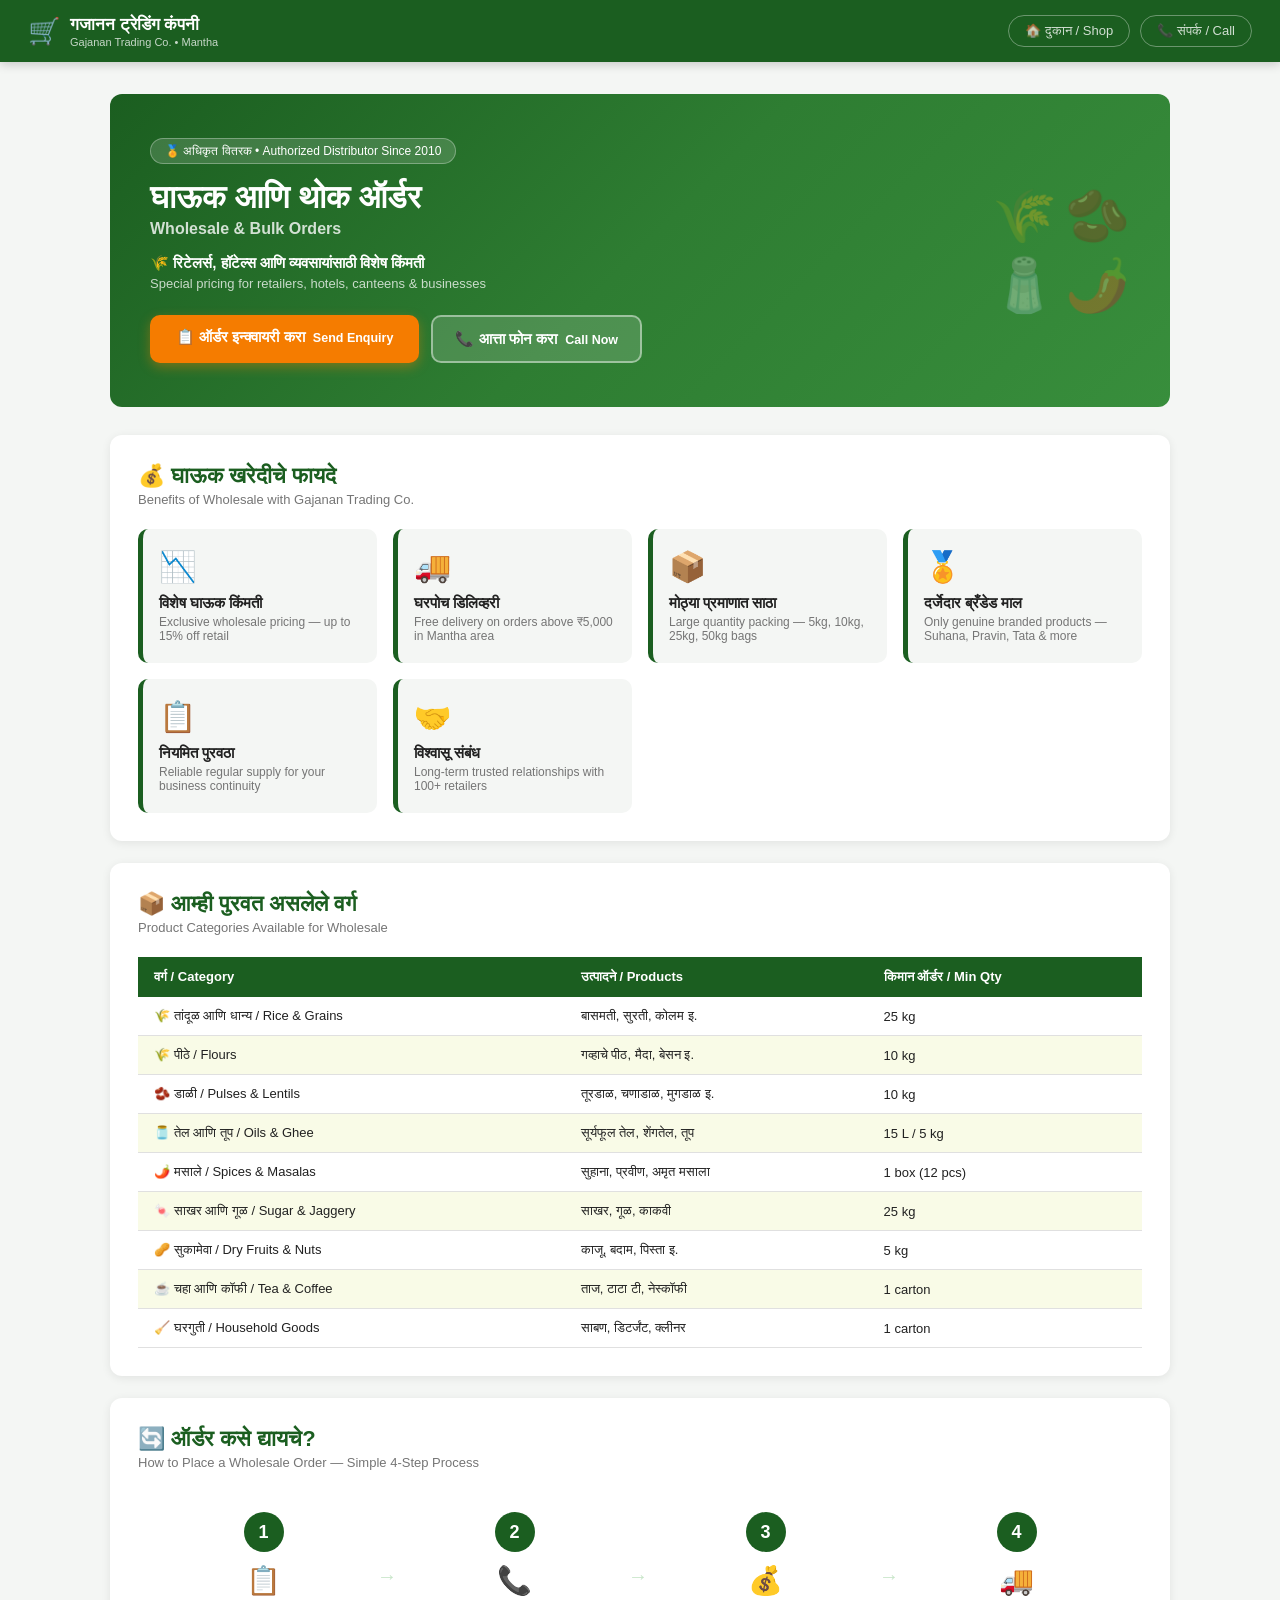
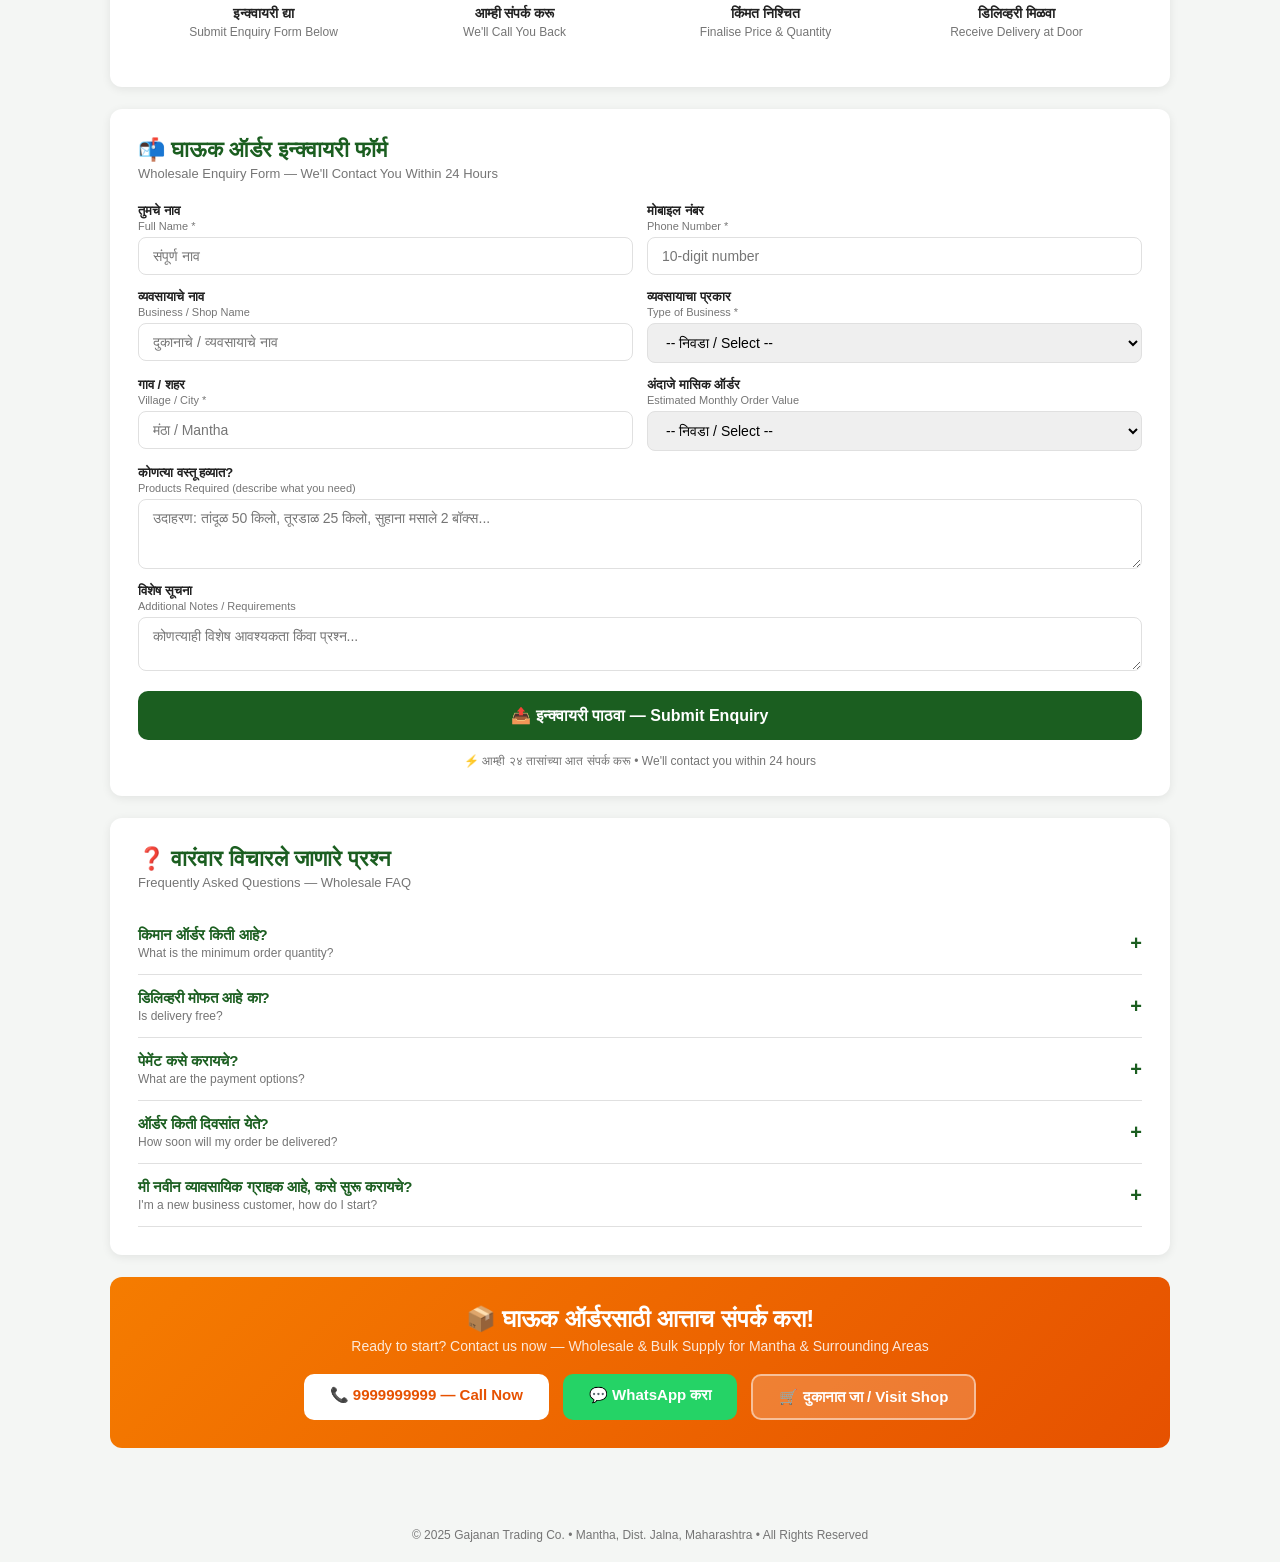
<file: docs/wholesale.html>
<!DOCTYPE html>
<html lang="mr">
<head>
    <meta charset="UTF-8">
    <meta name="viewport" content="width=device-width, initial-scale=1.0">
    <title>घाऊक / Wholesale — Gajanan Trading Co.</title>
    <style>
        :root {
            --primary: #1b5e20; --primary-light: #2e7d32; --accent: #f57c00;
            --bg: #f4f6f4; --white: #fff; --border: #e0e0e0;
            --shadow: 0 2px 10px rgba(0,0,0,.08); --shadow-lg: 0 8px 30px rgba(0,0,0,.15);
            --radius: 12px; --text: #212121; --muted: #757575;
        }
        *, *::before, *::after { box-sizing: border-box; margin: 0; padding: 0; }
        body { font-family: 'Segoe UI', Arial, sans-serif; background: var(--bg); color: var(--text); }

        /* HEADER */
        header {
            background: var(--primary); color: #fff; height: 62px;
            display: flex; align-items: center; justify-content: space-between;
            padding: 0 28px; box-shadow: 0 2px 10px rgba(0,0,0,.2); position: sticky; top: 0; z-index: 100;
        }
        .logo { display: flex; align-items: center; gap: 10px; text-decoration: none; color: #fff; }
        .logo-mr { font-size: 17px; font-weight: 800; }
        .logo-en { font-size: 11px; opacity: .75; display: block; margin-top: 1px; }
        header nav { display: flex; gap: 10px; }
        header nav a {
            color: rgba(255,255,255,.8); text-decoration: none; font-size: 13px;
            border: 1px solid rgba(255,255,255,.35); padding: 7px 16px;
            border-radius: 20px; transition: background .2s;
        }
        header nav a:hover { background: rgba(255,255,255,.15); color: #fff; }

        .page-wrap { max-width: 1100px; margin: 0 auto; padding: 32px 20px 60px; }

        /* HERO */
        .wholesale-hero {
            background: linear-gradient(135deg, #1b5e20, #2e7d32, #388e3c);
            color: #fff; border-radius: var(--radius); padding: 44px 40px;
            margin-bottom: 28px; display: flex; gap: 24px; align-items: center; flex-wrap: wrap;
        }
        .ws-hero-text { flex: 1; min-width: 240px; }
        .ws-badge {
            display: inline-block; background: rgba(255,255,255,.15); border: 1px solid rgba(255,255,255,.3);
            padding: 5px 14px; border-radius: 20px; font-size: 12px; margin-bottom: 14px;
        }
        .ws-title-mr { font-size: 32px; font-weight: 900; line-height: 1.2; margin-bottom: 4px; }
        .ws-title-en { font-size: 16px; opacity: .8; margin-bottom: 16px; }
        .ws-tagline-mr { font-size: 15px; font-weight: 600; margin-bottom: 4px; }
        .ws-tagline-en { font-size: 13px; opacity: .75; margin-bottom: 24px; }
        .ws-cta-row { display: flex; gap: 12px; flex-wrap: wrap; }
        .ws-btn-primary {
            background: var(--accent); color: #fff; border: none; padding: 13px 26px;
            border-radius: 10px; font-size: 15px; font-weight: 700; cursor: pointer;
            text-decoration: none; display: inline-block;
            box-shadow: 0 4px 12px rgba(245,124,0,.4); transition: background .2s, transform .15s;
        }
        .ws-btn-primary:hover { background: #e65100; transform: translateY(-2px); }
        .ws-btn-secondary {
            background: rgba(255,255,255,.15); color: #fff;
            border: 2px solid rgba(255,255,255,.45); padding: 13px 22px;
            border-radius: 10px; font-size: 15px; font-weight: 700; text-decoration: none;
            display: inline-block; transition: background .2s, transform .15s;
        }
        .ws-btn-secondary:hover { background: rgba(255,255,255,.28); transform: translateY(-2px); }
        .ws-hero-emojis { font-size: 52px; opacity: .3; display: grid; grid-template-columns: 1fr 1fr; gap: 8px; flex-shrink: 0; }

        /* SECTION */
        .ws-section { background: var(--white); border-radius: var(--radius); padding: 28px 28px; margin-bottom: 22px; box-shadow: var(--shadow); }
        .ws-section-title { margin-bottom: 22px; }
        .ws-title-block-mr { font-size: 22px; font-weight: 800; color: var(--primary); }
        .ws-title-block-en { font-size: 13px; color: var(--muted); margin-top: 3px; }

        /* BENEFITS GRID */
        .benefits-grid { display: grid; grid-template-columns: repeat(auto-fill, minmax(220px,1fr)); gap: 16px; }
        .benefit-card {
            background: var(--bg); border-radius: 10px; padding: 20px 16px;
            border-left: 5px solid var(--primary); transition: transform .2s, box-shadow .2s;
        }
        .benefit-card:hover { transform: translateY(-3px); box-shadow: var(--shadow-lg); }
        .benefit-icon { font-size: 30px; margin-bottom: 10px; }
        .benefit-mr { font-size: 15px; font-weight: 700; color: var(--text); margin-bottom: 3px; }
        .benefit-en { font-size: 12px; color: var(--muted); }

        /* CATEGORIES TABLE */
        .cat-table { width: 100%; border-collapse: collapse; margin-top: 6px; }
        .cat-table th { background: var(--primary); color: #fff; padding: 12px 16px; text-align: left; font-size: 13px; }
        .cat-table td { padding: 11px 16px; border-bottom: 1px solid var(--border); font-size: 13px; }
        .cat-table tr:nth-child(even) td { background: #f9fbe7; }
        .cat-table tr:hover td { background: #e8f5e9; }

        /* ORDER FORM */
        .order-form { display: grid; grid-template-columns: 1fr 1fr; gap: 14px; }
        @media (max-width: 600px) { .order-form { grid-template-columns: 1fr; } }
        .form-group { display: flex; flex-direction: column; gap: 5px; }
        .form-group label { font-size: 13px; font-weight: 600; color: var(--text); }
        .form-group label small { display: block; font-weight: 400; color: var(--muted); font-size: 11px; margin-top: 1px; }
        .form-group input, .form-group select, .form-group textarea {
            border: 1.5px solid var(--border); border-radius: 8px; padding: 10px 14px;
            font-size: 14px; outline: none; font-family: inherit; transition: border-color .2s;
        }
        .form-group input:focus, .form-group select:focus, .form-group textarea:focus { border-color: var(--primary); }
        .form-full { grid-column: 1 / -1; }
        .btn-submit-ws {
            grid-column: 1 / -1; background: var(--primary); color: #fff; border: none;
            padding: 15px; border-radius: 10px; font-size: 16px; font-weight: 700; cursor: pointer;
            transition: background .2s, transform .15s; margin-top: 6px;
        }
        .btn-submit-ws:hover { background: #145214; transform: translateY(-2px); }
        .form-note { grid-column: 1/-1; font-size: 12px; color: var(--muted); text-align: center; }

        /* PROCESS STEPS */
        .steps-row { display: flex; gap: 0; position: relative; flex-wrap: wrap; }
        .step-card {
            flex: 1; min-width: 160px; text-align: center; padding: 20px 12px; position: relative;
        }
        .step-num {
            width: 40px; height: 40px; background: var(--primary); color: #fff; border-radius: 50%;
            display: flex; align-items: center; justify-content: center; font-size: 18px; font-weight: 800;
            margin: 0 auto 12px;
        }
        .step-icon { font-size: 28px; margin-bottom: 8px; }
        .step-mr { font-size: 14px; font-weight: 700; color: var(--text); margin-bottom: 3px; }
        .step-en { font-size: 12px; color: var(--muted); }
        .step-card::after {
            content: '→'; position: absolute; right: -8px; top: 50%; transform: translateY(-50%);
            font-size: 20px; color: #c8e6c9; font-weight: 700;
        }
        .step-card:last-child::after { display: none; }

        /* FAQ */
        .faq-item { border-bottom: 1px solid var(--border); padding: 14px 0; }
        .faq-q {
            font-size: 15px; font-weight: 700; color: var(--primary); cursor: pointer;
            display: flex; justify-content: space-between; align-items: center; user-select: none;
        }
        .faq-q-en { font-size: 12px; color: var(--muted); font-weight: 400; margin-top: 2px; }
        .faq-a { display: none; margin-top: 10px; font-size: 13px; line-height: 1.7; color: var(--text); }
        .faq-a-en { font-size: 12px; color: var(--muted); margin-top: 4px; }
        .faq-item.open .faq-a { display: block; }
        .faq-toggle { font-size: 20px; transition: transform .3s; flex-shrink: 0; }
        .faq-item.open .faq-toggle { transform: rotate(45deg); }

        /* CONTACT STRIP */
        .contact-strip {
            background: linear-gradient(135deg, #f57c00, #e65100); color: #fff;
            border-radius: var(--radius); padding: 28px 32px; text-align: center; margin-bottom: 0;
        }
        .contact-strip h2 { font-size: 24px; font-weight: 900; margin-bottom: 5px; }
        .contact-strip p { font-size: 14px; opacity: .85; margin-bottom: 20px; }
        .contact-btns { display: flex; gap: 14px; justify-content: center; flex-wrap: wrap; }
        .contact-btns a {
            display: inline-block; text-decoration: none; padding: 12px 26px;
            border-radius: 10px; font-size: 15px; font-weight: 700; transition: transform .15s, opacity .2s;
        }
        .contact-btns a:hover { transform: translateY(-2px); opacity: .9; }
        .cb-phone { background: #fff; color: #e65100; }
        .cb-whatsapp { background: #25D366; color: #fff; }
        .cb-shop { background: rgba(255,255,255,.2); color: #fff; border: 2px solid rgba(255,255,255,.5); }

        /* SUCCESS */
        #ws-success {
            display: none; background: #e8f5e9; border: 2px solid #a5d6a7; border-radius: 12px;
            padding: 24px; text-align: center; margin-top: 16px;
        }
        #ws-success .succ-icon { font-size: 48px; margin-bottom: 10px; }
        #ws-success h3 { font-size: 20px; color: var(--primary); margin-bottom: 5px; }

        footer-ws { display: block; text-align: center; padding: 20px; font-size: 12px; color: var(--muted); }
    </style>
</head>
<body>

<header>
    <a class="logo" href="index.html">
        <span style="font-size:26px">🛒</span>
        <div>
            <div class="logo-mr">गजानन ट्रेडिंग कंपनी</div>
            <span class="logo-en">Gajanan Trading Co. • Mantha</span>
        </div>
    </a>
    <nav>
        <a href="index.html">🏠 दुकान / Shop</a>
        <a href="tel:9999999999">📞 संपर्क / Call</a>
    </nav>
</header>

<div class="page-wrap">

    <!-- HERO -->
    <div class="wholesale-hero">
        <div class="ws-hero-text">
            <div class="ws-badge">🏅 अधिकृत वितरक • Authorized Distributor Since 2010</div>
            <h1>
                <div class="ws-title-mr">घाऊक आणि थोक ऑर्डर</div>
                <div class="ws-title-en">Wholesale & Bulk Orders</div>
            </h1>
            <p class="ws-tagline-mr">🌾 रिटेलर्स, हॉटेल्स आणि व्यवसायांसाठी विशेष किंमती</p>
            <p class="ws-tagline-en">Special pricing for retailers, hotels, canteens & businesses</p>
            <div class="ws-cta-row">
                <a href="#ws-form" class="ws-btn-primary" onclick="document.getElementById('ws-form').scrollIntoView({behavior:'smooth'});return false">
                    📋 ऑर्डर इन्क्वायरी करा &nbsp;<small>Send Enquiry</small>
                </a>
                <a href="tel:9999999999" class="ws-btn-secondary">
                    📞 आत्ता फोन करा &nbsp;<small>Call Now</small>
                </a>
            </div>
        </div>
        <div class="ws-hero-emojis">
            <span>🌾</span><span>🫘</span>
            <span>🧂</span><span>🌶️</span>
        </div>
    </div>

    <!-- BENEFITS -->
    <div class="ws-section">
        <div class="ws-section-title">
            <div class="ws-title-block-mr">💰 घाऊक खरेदीचे फायदे</div>
            <div class="ws-title-block-en">Benefits of Wholesale with Gajanan Trading Co.</div>
        </div>
        <div class="benefits-grid">
            <div class="benefit-card">
                <div class="benefit-icon">📉</div>
                <div class="benefit-mr">विशेष घाऊक किंमती</div>
                <div class="benefit-en">Exclusive wholesale pricing — up to 15% off retail</div>
            </div>
            <div class="benefit-card">
                <div class="benefit-icon">🚚</div>
                <div class="benefit-mr">घरपोच डिलिव्हरी</div>
                <div class="benefit-en">Free delivery on orders above ₹5,000 in Mantha area</div>
            </div>
            <div class="benefit-card">
                <div class="benefit-icon">📦</div>
                <div class="benefit-mr">मोठ्या प्रमाणात साठा</div>
                <div class="benefit-en">Large quantity packing — 5kg, 10kg, 25kg, 50kg bags</div>
            </div>
            <div class="benefit-card">
                <div class="benefit-icon">🏅</div>
                <div class="benefit-mr">दर्जेदार ब्रँडेड माल</div>
                <div class="benefit-en">Only genuine branded products — Suhana, Pravin, Tata & more</div>
            </div>
            <div class="benefit-card">
                <div class="benefit-icon">📋</div>
                <div class="benefit-mr">नियमित पुरवठा</div>
                <div class="benefit-en">Reliable regular supply for your business continuity</div>
            </div>
            <div class="benefit-card">
                <div class="benefit-icon">🤝</div>
                <div class="benefit-mr">विश्वासू संबंध</div>
                <div class="benefit-en">Long-term trusted relationships with 100+ retailers</div>
            </div>
        </div>
    </div>

    <!-- CATEGORIES TABLE -->
    <div class="ws-section">
        <div class="ws-section-title">
            <div class="ws-title-block-mr">📦 आम्ही पुरवत असलेले वर्ग</div>
            <div class="ws-title-block-en">Product Categories Available for Wholesale</div>
        </div>
        <table class="cat-table">
            <thead>
                <tr><th>वर्ग / Category</th><th>उत्पादने / Products</th><th>किमान ऑर्डर / Min Qty</th></tr>
            </thead>
            <tbody>
                <tr><td>🌾 तांदूळ आणि धान्य / Rice & Grains</td><td>बासमती, सुरती, कोलम इ.</td><td>25 kg</td></tr>
                <tr><td>🌾 पीठे / Flours</td><td>गव्हाचे पीठ, मैदा, बेसन इ.</td><td>10 kg</td></tr>
                <tr><td>🫘 डाळी / Pulses & Lentils</td><td>तूरडाळ, चणाडाळ, मुगडाळ इ.</td><td>10 kg</td></tr>
                <tr><td>🫙 तेल आणि तूप / Oils & Ghee</td><td>सूर्यफूल तेल, शेंगतेल, तूप</td><td>15 L / 5 kg</td></tr>
                <tr><td>🌶️ मसाले / Spices & Masalas</td><td>सुहाना, प्रवीण, अमृत मसाला</td><td>1 box (12 pcs)</td></tr>
                <tr><td>🍬 साखर आणि गूळ / Sugar & Jaggery</td><td>साखर, गूळ, काकवी</td><td>25 kg</td></tr>
                <tr><td>🥜 सुकामेवा / Dry Fruits & Nuts</td><td>काजू, बदाम, पिस्ता इ.</td><td>5 kg</td></tr>
                <tr><td>☕ चहा आणि कॉफी / Tea & Coffee</td><td>ताज, टाटा टी, नेस्कॉफी</td><td>1 carton</td></tr>
                <tr><td>🧹 घरगुती / Household Goods</td><td>साबण, डिटर्जंट, क्लीनर</td><td>1 carton</td></tr>
            </tbody>
        </table>
    </div>

    <!-- PROCESS -->
    <div class="ws-section">
        <div class="ws-section-title">
            <div class="ws-title-block-mr">🔄 ऑर्डर कसे द्यायचे?</div>
            <div class="ws-title-block-en">How to Place a Wholesale Order — Simple 4-Step Process</div>
        </div>
        <div class="steps-row">
            <div class="step-card">
                <div class="step-num">1</div>
                <div class="step-icon">📋</div>
                <div class="step-mr">इन्क्वायरी द्या</div>
                <div class="step-en">Submit Enquiry Form Below</div>
            </div>
            <div class="step-card">
                <div class="step-num">2</div>
                <div class="step-icon">📞</div>
                <div class="step-mr">आम्ही संपर्क करू</div>
                <div class="step-en">We'll Call You Back</div>
            </div>
            <div class="step-card">
                <div class="step-num">3</div>
                <div class="step-icon">💰</div>
                <div class="step-mr">किंमत निश्चित</div>
                <div class="step-en">Finalise Price & Quantity</div>
            </div>
            <div class="step-card">
                <div class="step-num">4</div>
                <div class="step-icon">🚚</div>
                <div class="step-mr">डिलिव्हरी मिळवा</div>
                <div class="step-en">Receive Delivery at Door</div>
            </div>
        </div>
    </div>

    <!-- ENQUIRY FORM -->
    <div class="ws-section" id="ws-form">
        <div class="ws-section-title">
            <div class="ws-title-block-mr">📬 घाऊक ऑर्डर इन्क्वायरी फॉर्म</div>
            <div class="ws-title-block-en">Wholesale Enquiry Form — We'll Contact You Within 24 Hours</div>
        </div>
        <form class="order-form" onsubmit="submitWsForm(event)">
            <div class="form-group">
                <label>तुमचे नाव <small>Full Name *</small></label>
                <input type="text" id="ws-name" placeholder="संपूर्ण नाव" required>
            </div>
            <div class="form-group">
                <label>मोबाइल नंबर <small>Phone Number *</small></label>
                <input type="tel" id="ws-phone" placeholder="10-digit number" maxlength="10" required>
            </div>
            <div class="form-group">
                <label>व्यवसायाचे नाव <small>Business / Shop Name</small></label>
                <input type="text" id="ws-business" placeholder="दुकानाचे / व्यवसायाचे नाव">
            </div>
            <div class="form-group">
                <label>व्यवसायाचा प्रकार <small>Type of Business *</small></label>
                <select id="ws-type" required>
                    <option value="">-- निवडा / Select --</option>
                    <option value="retailer">किराणा दुकान / Retail Grocery Store</option>
                    <option value="hotel">हॉटेल / Restaurant / Dhaba</option>
                    <option value="canteen">कॅन्टीन / Canteen</option>
                    <option value="bulk_buyer">थेट ग्राहक / Bulk Buyer</option>
                    <option value="other">इतर / Other</option>
                </select>
            </div>
            <div class="form-group">
                <label>गाव / शहर <small>Village / City *</small></label>
                <input type="text" id="ws-city" placeholder="मंठा / Mantha" required>
            </div>
            <div class="form-group">
                <label>अंदाजे मासिक ऑर्डर <small>Estimated Monthly Order Value</small></label>
                <select id="ws-amount">
                    <option value="">-- निवडा / Select --</option>
                    <option value="5k-20k">₹5,000 – ₹20,000</option>
                    <option value="20k-50k">₹20,000 – ₹50,000</option>
                    <option value="50k-1L">₹50,000 – ₹1,00,000</option>
                    <option value="1L+">₹1,00,000+</option>
                </select>
            </div>
            <div class="form-group form-full">
                <label>कोणत्या वस्तू हव्यात? <small>Products Required (describe what you need)</small></label>
                <textarea id="ws-products" rows="3" placeholder="उदाहरण: तांदूळ 50 किलो, तूरडाळ 25 किलो, सुहाना मसाले 2 बॉक्स..."></textarea>
            </div>
            <div class="form-group form-full">
                <label>विशेष सूचना <small>Additional Notes / Requirements</small></label>
                <textarea id="ws-notes" rows="2" placeholder="कोणत्याही विशेष आवश्यकता किंवा प्रश्न..."></textarea>
            </div>
            <button type="submit" class="btn-submit-ws">
                📤 इन्क्वायरी पाठवा — Submit Enquiry
            </button>
            <p class="form-note">⚡ आम्ही २४ तासांच्या आत संपर्क करू • We'll contact you within 24 hours</p>
        </form>
        <div id="ws-success">
            <div class="succ-icon">🎉</div>
            <h3>इन्क्वायरी मिळाली!</h3>
            <p style="color:#2e7d32;font-size:15px;font-weight:600">Enquiry Received Successfully!</p>
            <p style="color:#555;font-size:14px;margin-top:8px">आम्ही लवकरच तुमच्याशी संपर्क करू।<br>We will contact you within 24 hours.</p>
        </div>
    </div>

    <!-- FAQ -->
    <div class="ws-section">
        <div class="ws-section-title">
            <div class="ws-title-block-mr">❓ वारंवार विचारले जाणारे प्रश्न</div>
            <div class="ws-title-block-en">Frequently Asked Questions — Wholesale FAQ</div>
        </div>
        <div id="faq-list">
            <div class="faq-item">
                <div class="faq-q" onclick="toggleFaq(this)">
                    <div><div>किमान ऑर्डर किती आहे?</div><div class="faq-q-en">What is the minimum order quantity?</div></div>
                    <span class="faq-toggle">+</span>
                </div>
                <div class="faq-a">
                    <div>किमान ऑर्डर ₹5,000 आहे. काही उत्पादनांसाठी वेगळ्या मर्यादा असू शकतात.</div>
                    <div class="faq-a-en">Minimum order is ₹5,000. Individual products may have separate minimum quantity requirements as listed in the table above.</div>
                </div>
            </div>
            <div class="faq-item">
                <div class="faq-q" onclick="toggleFaq(this)">
                    <div><div>डिलिव्हरी मोफत आहे का?</div><div class="faq-q-en">Is delivery free?</div></div>
                    <span class="faq-toggle">+</span>
                </div>
                <div class="faq-a">
                    <div>₹5,000 पेक्षा जास्त ऑर्डरसाठी मंठा परिसरात डिलिव्हरी मोफत आहे. दूरच्या ठिकाणी किंमत वेगळी असेल.</div>
                    <div class="faq-a-en">Free delivery within Mantha area for orders above ₹5,000. Additional charges may apply for distant locations.</div>
                </div>
            </div>
            <div class="faq-item">
                <div class="faq-q" onclick="toggleFaq(this)">
                    <div><div>पेमेंट कसे करायचे?</div><div class="faq-q-en">What are the payment options?</div></div>
                    <span class="faq-toggle">+</span>
                </div>
                <div class="faq-a">
                    <div>रोख, UPI (PhonePe/GPay), बँक ट्रान्सफर स्वीकारले जाते. नियमित व्यावसायिक ग्राहकांसाठी उधारी सुविधा देखील उपलब्ध आहे.</div>
                    <div class="faq-a-en">We accept Cash, UPI (PhonePe/GPay), and Bank Transfer. Credit facility is available for established business customers.</div>
                </div>
            </div>
            <div class="faq-item">
                <div class="faq-q" onclick="toggleFaq(this)">
                    <div><div>ऑर्डर किती दिवसांत येते?</div><div class="faq-q-en">How soon will my order be delivered?</div></div>
                    <span class="faq-toggle">+</span>
                </div>
                <div class="faq-a">
                    <div>मंठा परिसरात साधारणतः ऑर्डरच्या दुसऱ्या दिवशी डिलिव्हरी होते. मोठ्या ऑर्डरसाठी २-३ दिवस लागू शकतात.</div>
                    <div class="faq-a-en">Typically next-day delivery within Mantha area. Larger orders may take 2-3 working days.</div>
                </div>
            </div>
            <div class="faq-item">
                <div class="faq-q" onclick="toggleFaq(this)">
                    <div><div>मी नवीन व्यावसायिक ग्राहक आहे, कसे सुरू करायचे?</div><div class="faq-q-en">I'm a new business customer, how do I start?</div></div>
                    <span class="faq-toggle">+</span>
                </div>
                <div class="faq-a">
                    <div>खालील फॉर्म भरा किंवा थेट फोन करा. आमचे प्रतिनिधी तुमच्याशी संपर्क करतील आणि सर्व माहिती देतील.</div>
                    <div class="faq-a-en">Fill the enquiry form above or call us directly. Our team will contact you and guide you through the entire process.</div>
                </div>
            </div>
        </div>
    </div>

    <!-- CONTACT STRIP -->
    <div class="contact-strip">
        <h2>📦 घाऊक ऑर्डरसाठी आत्ताच संपर्क करा!</h2>
        <p>Ready to start? Contact us now — Wholesale & Bulk Supply for Mantha & Surrounding Areas</p>
        <div class="contact-btns">
            <a href="tel:9999999999" class="cb-phone">📞 9999999999 — Call Now</a>
            <a href="https://wa.me/919999999999" target="_blank" class="cb-whatsapp">💬 WhatsApp करा</a>
            <a href="index.html" class="cb-shop">🛒 दुकानात जा / Visit Shop</a>
        </div>
    </div>

</div>

<footer-ws>
    <p>© 2025 Gajanan Trading Co. • Mantha, Dist. Jalna, Maharashtra • All Rights Reserved</p>
</footer-ws>

<script>
function toggleFaq(el) {
    el.closest('.faq-item').classList.toggle('open');
}

function submitWsForm(e) {
    e.preventDefault();
    const name    = document.getElementById('ws-name').value.trim();
    const phone   = document.getElementById('ws-phone').value.trim();
    const type    = document.getElementById('ws-type').value;
    const city    = document.getElementById('ws-city').value.trim();
    if (!name || !phone || !type || !city) {
        alert('कृपया सर्व आवश्यक माहिती भरा! (Please fill all required fields)');
        return;
    }
    if (!/^\d{10}$/.test(phone)) {
        alert('कृपया 10 अंकी मोबाइल नंबर टाका!');
        return;
    }
    // Show success (in production, you'd POST this to your server)
    document.querySelector('.order-form').style.display = 'none';
    document.getElementById('ws-success').style.display = 'block';
    document.getElementById('ws-success').scrollIntoView({ behavior: 'smooth' });
    console.log('Wholesale Enquiry:', { name, phone, type, city,
        business: document.getElementById('ws-business').value,
        amount: document.getElementById('ws-amount').value,
        products: document.getElementById('ws-products').value,
        notes: document.getElementById('ws-notes').value
    });
}
</script>
</body>
</html>
</file>
<file: docs/style.css>
/* ══════════════════════════════════════════════
   GAJANAN TRADING — STYLESHEET
   ══════════════════════════════════════════════ */

:root {
    --primary:       #1b5e20;
    --primary-light: #2e7d32;
    --primary-hover: #145214;
    --accent:        #f57c00;
    --accent-light:  #fff3e0;
    --bg:            #f4f6f4;
    --card-bg:       #ffffff;
    --border:        #e0e0e0;
    --text:          #212121;
    --text-muted:    #757575;
    --success:       #388e3c;
    --error:         #d32f2f;
    --radius:        10px;
    --shadow:        0 2px 10px rgba(0,0,0,0.08);
    --shadow-lg:     0 8px 30px rgba(0,0,0,0.15);
    --header-h:      64px;
}

*, *::before, *::after { box-sizing: border-box; margin: 0; padding: 0; }

body {
    font-family: 'Segoe UI', Arial, sans-serif;
    background: var(--bg);
    color: var(--text);
    line-height: 1.5;
}

/* ── SCROLLBAR ── */
::-webkit-scrollbar { width: 6px; }
::-webkit-scrollbar-track { background: transparent; }
::-webkit-scrollbar-thumb { background: #bdbdbd; border-radius: 3px; }

/* ══════════════════════════════════════════════
   HEADER
   ══════════════════════════════════════════════ */
#main-header {
    position: sticky;
    top: 0;
    z-index: 900;
    background: var(--primary);
    height: var(--header-h);
    box-shadow: 0 2px 8px rgba(0,0,0,0.25);
}

.header-inner {
    display: flex;
    align-items: center;
    gap: 16px;
    max-width: 1400px;
    margin: 0 auto;
    padding: 0 20px;
    height: 100%;
}

/* Logo */
.logo-area {
    display: flex;
    align-items: center;
    gap: 10px;
    cursor: pointer;
    flex-shrink: 0;
    color: #fff;
    text-decoration: none;
}
.logo-emoji { font-size: 28px; }
.logo-text { display: flex; flex-direction: column; }
.logo-en { font-size: 16px; font-weight: 700; color: #fff; }
.logo-mr { font-size: 11px; color: rgba(255,255,255,0.75); }

/* Search */
.search-wrap {
    flex: 1;
    display: flex;
    align-items: center;
    background: rgba(255,255,255,0.15);
    border-radius: 25px;
    padding: 0 14px;
    gap: 8px;
    transition: background 0.2s;
}
.search-wrap:focus-within { background: rgba(255,255,255,0.25); }
.search-icon { font-size: 16px; }
.search-wrap input {
    flex: 1;
    border: none;
    background: transparent;
    color: #fff;
    font-size: 14px;
    padding: 9px 0;
    outline: none;
}
.search-wrap input::placeholder { color: rgba(255,255,255,0.65); }

/* Header right */
.header-right { display: flex; align-items: center; gap: 10px; flex-shrink: 0; }

.btn-cart-trigger {
    display: flex;
    align-items: center;
    gap: 6px;
    background: var(--accent);
    color: #fff;
    border: none;
    padding: 8px 16px;
    border-radius: 25px;
    cursor: pointer;
    font-size: 14px;
    font-weight: 600;
    position: relative;
    transition: background 0.2s;
    width: auto;
}
.btn-cart-trigger:hover { background: #e65100; }

.cart-badge {
    background: #fff;
    color: var(--accent);
    font-size: 12px;
    font-weight: 700;
    min-width: 20px;
    height: 20px;
    border-radius: 10px;
    display: flex;
    align-items: center;
    justify-content: center;
    padding: 0 5px;
}

.btn-admin {
    background: transparent;
    color: rgba(255,255,255,0.45);
    border: 1px solid rgba(255,255,255,0.2);
    padding: 6px 10px;
    border-radius: 50%;
    cursor: pointer;
    font-size: 16px;
    text-decoration: none;
    transition: all 0.2s;
    line-height: 1;
}
.btn-admin:hover { background: rgba(255,255,255,0.15); color: rgba(255,255,255,0.8); }

/* FEATURE 1: Order History button */
.btn-order-history {
    background: rgba(255,255,255,0.12);
    color: #fff;
    border: 1px solid rgba(255,255,255,0.35);
    padding: 7px 14px;
    border-radius: 20px;
    cursor: pointer;
    font-size: 13px;
    white-space: nowrap;
    transition: background 0.2s;
}
.btn-order-history:hover { background: rgba(255,255,255,0.25); }

/* Order History Modal */
.modal-order-history { max-width: 560px; width: 95%; max-height: 90vh; overflow-y: auto; }



/* ══════════════════════════════════════════════
   RIGHT INFO SIDEBAR
   ══════════════════════════════════════════════ */
#info-sidebar {
    width: 200px;
    flex-shrink: 0;
    background: var(--card-bg);
    border-radius: var(--radius);
    box-shadow: var(--shadow);
    overflow: hidden;
    height: fit-content;
    position: sticky;
    top: calc(var(--header-h) + 20px);
    max-height: calc(100vh - var(--header-h) - 40px);
    overflow-y: auto;
}

.info-btn-grid {
    display: flex;
    flex-direction: column;
    gap: 0;
    padding: 8px;
    gap: 8px;
}

.info-sidebar-btn {
    display: flex;
    flex-direction: column;
    align-items: center;
    justify-content: center;
    gap: 4px;
    padding: 14px 10px;
    background: linear-gradient(135deg, #f1f8e9 0%, #e8f5e9 100%);
    border: 1.5px solid #c8e6c9;
    border-radius: 10px;
    cursor: pointer;
    transition: all 0.2s;
    text-align: center;
    width: 100%;
}
.info-sidebar-btn:hover {
    background: linear-gradient(135deg, #e8f5e9 0%, #c8e6c9 100%);
    border-color: var(--primary-light);
    transform: translateY(-2px);
    box-shadow: 0 4px 12px rgba(27,94,32,0.15);
}
.info-sidebar-btn:active {
    transform: translateY(0);
}
.info-sidebar-btn.active {
    background: linear-gradient(135deg, #1b5e20 0%, #2e7d32 100%);
    border-color: var(--primary);
    box-shadow: 0 4px 14px rgba(27,94,32,0.3);
}
.info-sidebar-btn.active .info-btn-mr,
.info-sidebar-btn.active .info-btn-en {
    color: #fff;
}
.info-btn-icon {
    font-size: 22px;
    display: block;
}
.info-btn-mr {
    font-size: 11px;
    font-weight: 700;
    color: var(--primary);
    display: block;
    line-height: 1.3;
}
.info-btn-en {
    font-size: 10px;
    color: var(--text-muted);
    display: block;
    line-height: 1.2;
}

/* ── SECTION POPUP ── */
.section-popup-box {
    max-width: 860px;
    width: 95%;
    max-height: 90vh;
    overflow-y: auto;
    padding: 24px 28px;
}

.section-popup-content {
    /* Inherit all existing section styles */
}

/* Ensure sections inside popup look right */
.section-popup-content .home-section {
    padding: 0 !important;
    margin: 0 !important;
    box-shadow: none !important;
    border-radius: 0 !important;
    background: transparent !important;
}

/* ── About Store — popup overrides ── */
.section-popup-content .about-grid {
    grid-template-columns: 1fr !important;
    gap: 20px !important;
}

.section-popup-content .about-photo-grid {
    display: grid;
    grid-template-columns: repeat(4, 1fr) !important;
    gap: 12px;
}

.section-popup-content .about-photo {
    aspect-ratio: 1 !important;
    min-height: 100px;
}

.section-popup-content .about-photo span {
    font-size: 28px;
}

.section-popup-content .about-photos {
    width: 100%;
}

.section-popup-content .about-content {
    width: 100%;
}

.section-popup-content .about-facts {
    grid-template-columns: repeat(2, 1fr) !important;
}

.section-popup-content .about-title-mr {
    font-size: 22px;
}

.section-popup-content .about-desc-mr,
.section-popup-content .about-desc-en {
    font-size: 13px;
}

@media (max-width: 900px) {
    #info-sidebar { display: none; }
}


.layout {
    display: flex;
    max-width: 1400px;
    margin: 0 auto;
    padding: 20px 16px;
    gap: 20px;
    min-height: calc(100vh - var(--header-h));
}

/* ── SIDEBAR ── */
#sidebar {
    width: 230px;
    flex-shrink: 0;
    background: var(--card-bg);
    border-radius: var(--radius);
    box-shadow: var(--shadow);
    overflow: hidden;
    height: fit-content;
    position: sticky;
    top: calc(var(--header-h) + 20px);
    max-height: calc(100vh - var(--header-h) - 40px);
    overflow-y: auto;
}

.sidebar-header {
    background: var(--primary);
    color: #fff;
    padding: 12px 16px;
    font-weight: 700;
    font-size: 14px;
    letter-spacing: 0.5px;
}

#sidebar-categories { padding: 6px 0; }

.cat-item {
    display: flex;
    align-items: center;
    gap: 10px;
    padding: 10px 14px;
    cursor: pointer;
    border-left: 3px solid transparent;
    transition: all 0.2s;
}
.cat-item:hover {
    background: #e8f5e9;
    border-left-color: var(--primary-light);
}
.cat-item.active {
    background: #e8f5e9;
    border-left-color: var(--primary);
    font-weight: 600;
    color: var(--primary);
}
.cat-item .cat-icon { font-size: 18px; flex-shrink: 0; }
.cat-item .cat-name { font-size: 13px; }
.cat-item .cat-name-mar { display: block; font-size: 11px; color: var(--text-muted); }

/* ── MAIN CONTENT ── */
#main-content { flex: 1; min-width: 0; }

/* ── HERO BANNER ── */
.hero-banner {
    display: flex;
    align-items: center;
    justify-content: space-between;
    background: linear-gradient(135deg, var(--primary) 0%, #388e3c 100%);
    color: #fff;
    padding: 28px 32px;
    border-radius: var(--radius);
    margin-bottom: 20px;
    overflow: hidden;
}
.hero-text h2 { font-size: 22px; margin-bottom: 6px; }
.hero-text p  { font-size: 14px; opacity: 0.85; }
.hero-emoji   { font-size: 60px; opacity: 0.4; }

/* Search banner */
.search-banner {
    background: #fff8e1;
    border: 1px solid #ffe082;
    border-radius: 8px;
    padding: 10px 16px;
    margin-bottom: 16px;
    font-size: 14px;
    color: #5d4037;
}

/* ══════════════════════════════════════════════
   CATEGORY GRID
   ══════════════════════════════════════════════ */
.cat-grid {
    display: grid;
    grid-template-columns: repeat(auto-fill, minmax(160px, 1fr));
    gap: 16px;
}

.cat-card {
    background: var(--card-bg);
    border-radius: var(--radius);
    padding: 20px 14px;
    text-align: center;
    cursor: pointer;
    box-shadow: var(--shadow);
    border: 2px solid transparent;
    transition: transform 0.2s, border-color 0.2s, box-shadow 0.2s;
}
.cat-card:hover {
    transform: translateY(-4px);
    border-color: var(--primary-light);
    box-shadow: var(--shadow-lg);
}
.cat-card-icon  { font-size: 38px; margin-bottom: 10px; display: block; }
.cat-card-name-mar { font-size: 14px; font-weight: 700; color: var(--text); margin-bottom: 3px; }
.cat-card-name-eng { font-size: 11px; color: var(--text-muted); font-weight: 400; }

/* ══════════════════════════════════════════════
   PRODUCTS VIEW
   ══════════════════════════════════════════════ */
.products-view-header {
    display: flex;
    align-items: center;
    gap: 16px;
    margin-bottom: 20px;
    flex-wrap: wrap;
}

.btn-back {
    background: var(--card-bg);
    color: var(--primary);
    border: 1px solid var(--primary);
    padding: 8px 16px;
    border-radius: 20px;
    cursor: pointer;
    font-size: 14px;
    font-weight: 600;
    width: auto;
    transition: all 0.2s;
}
.btn-back:hover { background: var(--primary); color: #fff; }

.products-view-header h2 { font-size: 20px; color: var(--primary); }

/* Product Grid */
.product-grid {
    display: grid;
    grid-template-columns: repeat(auto-fill, minmax(190px, 1fr));
    gap: 16px;
}

.product-card {
    background: var(--card-bg);
    border-radius: var(--radius);
    overflow: hidden;
    box-shadow: var(--shadow);
    display: flex;
    flex-direction: column;
    transition: transform 0.2s, box-shadow 0.2s;
}
.product-card:hover { transform: translateY(-3px); box-shadow: var(--shadow-lg); }

.product-img {
    height: 140px;
    background: #f5f5f5;
    display: flex;
    align-items: center;
    justify-content: center;
    font-size: 52px;
    overflow: hidden;
}
.product-img img {
    width: 100%;
    height: 100%;
    object-fit: cover;
}

.product-body { padding: 12px; flex: 1; display: flex; flex-direction: column; gap: 4px; }

.product-name-marathi  { font-size: 14px; font-weight: 700; color: var(--text); }
.product-name-english  { font-size: 12px; color: var(--text-muted); }
.product-category      { font-size: 11px; color: var(--primary); background: #e8f5e9; padding: 2px 7px; border-radius: 10px; align-self: flex-start; }
.product-brand         { font-size: 11px; color: #9e9e9e; }
.product-price         { font-size: 17px; font-weight: 700; color: var(--accent); margin-top: 6px; }
.product-stock-in      { font-size: 11px; color: var(--success); }
.product-stock-out     { font-size: 11px; color: var(--error); }

.add-btn {
    margin-top: auto;
    padding: 9px;
    background: var(--primary);
    color: #fff;
    border: none;
    border-radius: 0 0 var(--radius) var(--radius);
    cursor: pointer;
    font-size: 13px;
    font-weight: 600;
    transition: background 0.2s;
    width: 100%;
}
.add-btn:hover { background: var(--primary-hover); }
.add-btn:disabled { background: #bdbdbd; cursor: not-allowed; }

/* ===== MODAL SYSTEM ===== */

.modal-backdrop {
    position: fixed;
    inset: 0;
    background: rgba(0,0,0,0.5);
    display: none;
    align-items: center;
    justify-content: center;
    z-index: 9999;
}

.modal-backdrop.open {
    display: flex;
}

.modal-box {
    background: #fff;
    border-radius: 12px;
    max-width: 900px;
    width: 95%;
    max-height: 90vh;
    overflow-y: auto;
    padding: 24px;
    position: relative;
    animation: modalFade 0.2s ease;
}

.modal-close {
    position: absolute;
    top: 10px;
    right: 15px;
    border: none;
    background: none;
    font-size: 20px;
    cursor: pointer;
}

@keyframes modalFade {
    from { opacity: 0; transform: scale(0.95); }
    to { opacity: 1; transform: scale(1); }
}
.modal-close:hover { background: #e0e0e0; }

/* Product modal header */
.modal-product-header {
    display: flex;
    gap: 14px;
    align-items: flex-start;
    margin-bottom: 20px;
    padding-right: 24px;
}
.modal-emoji    { font-size: 44px; flex-shrink: 0; }
.modal-name     { font-size: 18px; font-weight: 700; color: var(--text); margin-bottom: 4px; }
.modal-desc     { font-size: 12px; color: var(--text-muted); margin-bottom: 6px; }
.modal-price    { font-size: 16px; font-weight: 700; color: var(--accent); }

/* Modal sections */
.modal-section  { margin-bottom: 18px; }
.modal-section-label { font-size: 13px; font-weight: 600; color: var(--text-muted); margin-bottom: 10px; text-transform: uppercase; letter-spacing: 0.5px; }

/* Quantity chips */
.qty-chips { display: flex; flex-wrap: wrap; gap: 10px; }
.qty-opt-btn {
    background: #f5f5f5;
    border: 2px solid var(--border);
    color: var(--text);
    padding: 8px 16px;
    border-radius: 20px;
    cursor: pointer;
    font-size: 14px;
    font-weight: 600;
    transition: all 0.15s;
    width: auto;
}
.qty-opt-btn:hover  { border-color: var(--primary); color: var(--primary); background: #e8f5e9; }
.qty-opt-btn.selected { background: var(--primary); border-color: var(--primary); color: #fff; }

/* Custom qty input */
.custom-qty-row { display: flex; align-items: center; gap: 10px; }
.custom-qty-row input {
    flex: 1;
    border: 2px solid var(--border);
    border-radius: 8px;
    padding: 9px 12px;
    font-size: 15px;
    outline: none;
    transition: border-color 0.2s;
    width: auto;
}
.custom-qty-row input:focus { border-color: var(--primary); }
.custom-unit-label {
    font-size: 14px;
    font-weight: 600;
    color: var(--text-muted);
    min-width: 40px;
}

/* Price summary */
.price-summary-box {
    background: #e8f5e9;
    border-radius: 10px;
    padding: 14px 18px;
    display: flex;
    justify-content: space-between;
    align-items: center;
    margin-bottom: 18px;
}
.price-summary-sub   { font-size: 13px; color: #555; }
.price-summary-total { font-size: 22px; font-weight: 800; color: var(--primary); }

/* Add to cart button */
.btn-add-to-cart {
    background: var(--accent);
    color: #fff;
    border: none;
    padding: 13px;
    border-radius: 10px;
    font-size: 15px;
    font-weight: 700;
    cursor: pointer;
    width: 100%;
    transition: background 0.2s;
}
.btn-add-to-cart:hover { background: #e65100; }

/* ══════════════════════════════════════════════
   CART SIDEBAR
   ══════════════════════════════════════════════ */
.cart-overlay {
    position: fixed;
    inset: 0;
    background: rgba(0,0,0,0.4);
    z-index: 1100;
    opacity: 0;
    pointer-events: none;
    transition: opacity 0.3s;
}
.cart-overlay.open { opacity: 1; pointer-events: all; }

.cart-sidebar {
    position: fixed;
    right: -380px;
    top: 0;
    height: 100%;
    width: 360px;
    background: #fff;
    z-index: 1150;
    box-shadow: -4px 0 20px rgba(0,0,0,0.15);
    transition: right 0.35s cubic-bezier(.4,0,.2,1);
    display: flex;
    flex-direction: column;
}
.cart-sidebar.open { right: 0; }

.cart-top {
    display: flex;
    align-items: center;
    justify-content: space-between;
    padding: 18px 20px;
    border-bottom: 1px solid var(--border);
    flex-shrink: 0;
}
.cart-top h3 { font-size: 18px; font-weight: 700; }
.cart-count-label { font-size: 12px; color: var(--text-muted); }
.cart-close-btn { background: #f5f5f5; border: none; width: 32px; height: 32px; border-radius: 50%; cursor: pointer; font-size: 16px; width: auto; padding: 0; width: 32px; }

.cart-items-list { flex: 1; overflow-y: auto; padding: 12px 16px; }

.cart-empty { text-align: center; padding: 50px 20px; color: var(--text-muted); }
.cart-empty-icon { font-size: 48px; margin-bottom: 12px; }

.cart-item {
    display: flex;
    gap: 10px;
    align-items: flex-start;
    padding: 12px 0;
    border-bottom: 1px solid #f0f0f0;
}
.cart-item-emoji { font-size: 24px; flex-shrink: 0; margin-top: 2px; }
.cart-item-info  { flex: 1; min-width: 0; }
.cart-item-name  { font-size: 14px; font-weight: 600; }
.cart-item-detail{ font-size: 12px; color: var(--text-muted); margin: 2px 0; }
.cart-item-total { font-size: 14px; font-weight: 700; color: var(--accent); }
.cart-item-remove{ background: #ffebee; border: none; color: var(--error); width: 26px; height: 26px; border-radius: 50%; cursor: pointer; font-size: 12px; flex-shrink: 0; padding: 0; width: auto; width: 26px; }

.cart-footer { padding: 16px 20px; border-top: 1px solid var(--border); flex-shrink: 0; }
.cart-subtotal-row, .cart-total-row {
    display: flex;
    justify-content: space-between;
    font-size: 14px;
    margin-bottom: 8px;
}
.cart-total-row  { font-size: 18px; font-weight: 800; color: var(--primary); margin-bottom: 14px; }

.btn-checkout {
    width: 100%;
    background: var(--primary);
    color: #fff;
    border: none;
    padding: 13px;
    border-radius: 10px;
    font-size: 15px;
    font-weight: 700;
    cursor: pointer;
    margin-bottom: 8px;
    transition: background 0.2s;
}
.btn-checkout:hover { background: var(--primary-hover); }

.btn-clear-cart {
    width: 100%;
    background: transparent;
    color: var(--error);
    border: 1px solid var(--error);
    padding: 9px;
    border-radius: 8px;
    font-size: 13px;
    cursor: pointer;
    transition: all 0.2s;
}
.btn-clear-cart:hover { background: #ffebee; }

/* ══════════════════════════════════════════════
   CHECKOUT MODAL
   ══════════════════════════════════════════════ */
.modal-checkout { max-width: 520px; }
.checkout-title { font-size: 20px; font-weight: 700; margin-bottom: 16px; color: var(--primary); }

.checkout-summary {
    background: #f9fbe7;
    border: 1px solid #dce775;
    border-radius: 10px;
    padding: 14px;
    margin-bottom: 20px;
    font-size: 14px;
}
.osm-row {
    display: flex;
    justify-content: space-between;
    padding: 5px 0;
    border-bottom: 1px solid #f0f0f0;
}
.osm-row:last-child { border-bottom: none; }
.osm-row.bold { font-weight: 700; font-size: 15px; margin-top: 6px; color: var(--primary); }

.checkout-form h4 { font-size: 16px; margin-bottom: 12px; }
.checkout-form input,
.checkout-form textarea {
    width: 100%;
    border: 1px solid var(--border);
    border-radius: 8px;
    padding: 10px 12px;
    font-size: 14px;
    margin-bottom: 10px;
    outline: none;
    transition: border-color 0.2s;
    font-family: inherit;
}
.checkout-form input:focus,
.checkout-form textarea:focus { border-color: var(--primary); }

/* ══════════════════════════════════════════════
   SUCCESS MODAL
   ══════════════════════════════════════════════ */
.modal-success { text-align: center; padding: 40px 28px; }
.success-icon  { font-size: 64px; margin-bottom: 14px; }
.modal-success h3 { font-size: 24px; font-weight: 700; color: var(--primary); margin-bottom: 8px; }
.modal-success p  { color: var(--text-muted); margin-bottom: 6px; }
.order-no-text { font-size: 18px; font-weight: 700; color: var(--accent); margin: 12px 0 !important; }
.success-note  { font-size: 13px; margin-bottom: 20px !important; }

/* ══════════════════════════════════════════════
   TOAST NOTIFICATIONS
   ══════════════════════════════════════════════ */
.toast-container {
    position: fixed;
    bottom: 24px;
    left: 50%;
    transform: translateX(-50%);
    z-index: 2000;
    display: flex;
    flex-direction: column;
    gap: 8px;
    pointer-events: none;
}
.toast {
    background: #323232;
    color: #fff;
    padding: 12px 22px;
    border-radius: 25px;
    font-size: 14px;
    box-shadow: 0 4px 14px rgba(0,0,0,0.25);
    animation: slideUp 0.3s ease, fadeOut 0.4s ease 2.7s forwards;
    white-space: nowrap;
}
.toast.success { background: var(--success); }
.toast.error   { background: var(--error); }

@keyframes slideUp {
    from { opacity: 0; transform: translateY(20px); }
    to   { opacity: 1; transform: translateY(0); }
}
@keyframes fadeOut {
    to { opacity: 0; transform: translateY(-10px); }
}

/* ══════════════════════════════════════════════
   UTILITY
   ══════════════════════════════════════════════ */
.hidden { display: none !important; }

/* ══════════════════════════════════════════════
   MOBILE BOTTOM INFO BAR
   ══════════════════════════════════════════════ */
#mobile-info-bar {
    display: none; /* hidden on desktop */
}

@media (max-width: 900px) {
    #mobile-info-bar {
        display: flex;
        position: fixed;
        bottom: 0;
        left: 0;
        right: 0;
        z-index: 950;
        background: #fff;
        border-top: 1.5px solid #e0e0e0;
        box-shadow: 0 -4px 16px rgba(0,0,0,0.10);
        padding: 6px 4px env(safe-area-inset-bottom, 6px);
        gap: 2px;
    }

    /* Push page content up so bar doesn't cover it */
    body { padding-bottom: 68px; }

    .mob-info-btn {
        flex: 1;
        display: flex;
        flex-direction: column;
        align-items: center;
        justify-content: center;
        gap: 3px;
        padding: 6px 2px;
        background: transparent;
        border: none;
        cursor: pointer;
        border-radius: 8px;
        transition: background 0.15s;
        color: var(--primary);
    }
    .mob-info-btn:active { background: #e8f5e9; }
    .mob-info-btn.active { background: #e8f5e9; }
    .mob-info-btn > span:first-child { font-size: 20px; line-height: 1; }
    .mob-info-btn > span:last-child  { font-size: 10px; font-weight: 600; color: #444; line-height: 1; }
}


/* ══════════════════════════════════════════════
   RESPONSIVE — TABLET (≤ 900px)
   ══════════════════════════════════════════════ */
@media (max-width: 900px) {
    /* Hide right info sidebar — accessed via bottom bar instead */
    #info-sidebar { display: none; }

    /* Layout stacks vertically */
    .layout { flex-direction: column; padding: 10px; gap: 10px; }

    /* Left sidebar becomes horizontal scroll strip */
    #sidebar {
        width: 100%;
        position: static;
        max-height: none;
        overflow: hidden;
        border-radius: 10px;
    }
    .sidebar-header { display: none; }
    #sidebar-categories {
        display: flex;
        overflow-x: auto;
        gap: 6px;
        padding: 8px 10px;
        scrollbar-width: none;
        -ms-overflow-style: none;
    }
    #sidebar-categories::-webkit-scrollbar { display: none; }
    .cat-item {
        flex-shrink: 0;
        border-left: none;
        border: 1.5px solid #e0e0e0;
        border-radius: 20px;
        padding: 7px 14px;
        white-space: nowrap;
        background: #fff;
    }
    .cat-item.active { border-color: var(--primary); background: #e8f5e9; }
    .cat-item .cat-name-mar { display: none; }

    /* Category cards — 3 per row on tablet */
    .cat-grid { grid-template-columns: repeat(auto-fill, minmax(120px, 1fr)); gap: 12px; }

    /* Product grid — 2-3 per row */
    .product-grid { grid-template-columns: repeat(auto-fill, minmax(160px, 1fr)); gap: 12px; }

    /* Home sections padding */
    .home-section { padding: 20px 16px; margin-bottom: 14px; }
}

/* ══════════════════════════════════════════════
   RESPONSIVE — MOBILE (≤600px)
   ══════════════════════════════════════════════ */
@media (max-width: 600px) {

    /* ── HEADER ── */
    :root { --header-h: 56px; }

    #main-header { height: var(--header-h); }

    .header-inner {
        padding: 0 10px;
        gap: 8px;
    }
    .logo-emoji { font-size: 22px; }
    .logo-en { font-size: 13px; }
    .logo-mr { display: none; }

    /* Compact search */
    .search-wrap {
        padding: 0 10px;
        border-radius: 20px;
    }
    .search-wrap input {
        font-size: 13px;
        padding: 7px 0;
    }
    .search-icon { font-size: 14px; }

    /* Header right — hide less important buttons */
    .btn-admin { display: none; }
    .btn-order-history { display: none; }

    /* Cart button — icon only on very small */
    .btn-cart-trigger span:nth-child(2) { display: none; } /* hide "कार्ट" text */
    .btn-cart-trigger { padding: 8px 12px; gap: 4px; }

    /* ── LAYOUT ── */
    .layout { padding: 8px; gap: 8px; }

    /* ── HERO SECTION ── */
    .hero-section {
        padding: 22px 16px !important;
        gap: 16px;
        flex-direction: column;
        align-items: flex-start;
    }
    .hero-top { min-width: unset; }
    .hero-visual { display: none; } /* hide emoji grid on mobile */

    .hero-badge { font-size: 11px; padding: 4px 10px; margin-bottom: 10px; }
    .hero-mr { font-size: 20px; }
    .hero-en { font-size: 13px; }
    .hero-tagline-mr { font-size: 13px; margin-bottom: 3px; }
    .hero-tagline-en { font-size: 12px; margin-bottom: 16px; }

    .hero-cta-row { gap: 8px; margin-bottom: 18px; }
    .hero-btn-primary,
    .hero-btn-secondary {
        padding: 10px 16px;
        font-size: 13px;
        border-radius: 8px;
    }

    .hero-stats { gap: 14px; }
    .hero-stat strong { font-size: 20px; }
    .hero-stat span { font-size: 11px; }

    /* ── CATEGORY GRID — 3 cols on mobile ── */
    .cat-grid { grid-template-columns: repeat(3, 1fr); gap: 8px; }
    .cat-card { padding: 14px 8px; }
    .cat-card-icon { font-size: 28px; margin-bottom: 6px; }
    .cat-card-name-mar { font-size: 12px; }
    .cat-card-name-eng { font-size: 10px; }

    /* ── PRODUCT GRID — 2 cols ── */
    .product-grid { grid-template-columns: repeat(2, 1fr); gap: 10px; }
    .product-img { height: 110px; font-size: 40px; }
    .product-body { padding: 9px; gap: 3px; }
    .product-name-marathi { font-size: 13px; }
    .product-price { font-size: 15px; }
    .add-btn { font-size: 12px; padding: 8px; }

    /* ── HOME SECTIONS ── */
    .home-section { padding: 16px 14px; margin-bottom: 10px; border-radius: 10px; }
    .section-title-mr { font-size: 17px; }
    .section-title-en { font-size: 12px; }

    /* ── HORIZONTAL SCROLL CARDS ── */
    .hscroll-card { width: 130px; padding: 12px 10px; }
    .hscroll-emoji { font-size: 28px; margin-bottom: 6px; }
    .hscroll-name-mr { font-size: 12px; }
    .hscroll-price { font-size: 12px; }

    /* ── WHY CHOOSE US — 2 col grid ── */
    .why-grid { grid-template-columns: repeat(2, 1fr); gap: 10px; margin-top: 16px; }
    .why-card { padding: 16px 10px; }
    .why-icon { font-size: 28px; margin-bottom: 8px; }
    .why-mr { font-size: 13px; }
    .why-en { font-size: 11px; }

    /* ── ABOUT ── */
    .about-grid { grid-template-columns: 1fr; gap: 16px; }
    .about-photo-grid { grid-template-columns: repeat(2, 1fr); gap: 8px; }
    .about-title-mr { font-size: 20px; }
    .about-facts { grid-template-columns: 1fr; gap: 8px; }
    .about-cta-btn { width: 100%; text-align: center; padding: 12px; font-size: 14px; }

    /* ── BRANDS — 2 col ── */
    .brands-grid { grid-template-columns: repeat(2, 1fr); gap: 10px; margin-top: 16px; }
    .brand-card { padding: 14px 10px; }
    .brand-emoji { font-size: 28px; }
    .brand-name-mr { font-size: 13px; }
    .brands-cta { padding: 16px; }
    .brands-contact-btn { padding: 9px 14px; font-size: 13px; }

    /* ── TESTIMONIALS — 1 col ── */
    .testi-grid { grid-template-columns: 1fr; gap: 12px; margin-top: 16px; }
    .testi-card { padding: 16px; }

    /* ── LOCATION ── */
    .location-grid { grid-template-columns: 1fr; gap: 16px; }
    .location-map iframe { height: 220px; }
    .loc-buttons { flex-direction: column; gap: 8px; }
    .loc-btn { text-align: center; padding: 11px 14px; }

    /* ── CART SIDEBAR ── */
    .cart-sidebar { width: 100%; right: -100%; }

    /* ── MODALS ── */
    .modal-backdrop { padding: 12px; align-items: flex-end; }
    .modal-box {
        max-height: 92vh;
        border-radius: 20px 20px 0 0;
        padding: 22px 18px 28px;
        max-width: 100%;
    }
    /* Section popup stays centered, not bottom-sheet */
    .section-popup-box {
        border-radius: 16px;
        max-height: 88vh;
        padding: 18px 14px 24px;
        align-self: center;
    }

    .modal-emoji { font-size: 36px; }
    .modal-name { font-size: 16px; }
    .price-summary-total { font-size: 20px; }

    /* ── GALLERY CAROUSEL on mobile ── */
    .gc-slide-inner { height: 220px; gap: 8px; }
    .gc-slide-emoji { font-size: 52px; }
    .gc-slide-label-mr { font-size: 16px; }
    .gc-slide-label-en { font-size: 12px; }
    .gc-slide-hint { font-size: 10px; padding: 4px 10px; }
    .gc-arrow { width: 36px; height: 36px; font-size: 20px; }
    .gc-prev { margin-right: 6px; }
    .gc-next { margin-left: 6px; }
    .gc-thumb { min-width: 70px; height: 56px; font-size: 18px; }
    .gc-thumb-label { font-size: 9px; }

    /* ── FOOTER ── */
    .footer-inner { grid-template-columns: 1fr; gap: 20px; }
    .footer-col { padding: 0; }

    /* ── PRODUCTS VIEW HEADER ── */
    .products-view-header { gap: 10px; margin-bottom: 14px; }
    .products-view-header h2 { font-size: 16px; }
    .btn-back { padding: 7px 12px; font-size: 13px; }

    /* ── SECTION POPUP — popup content adjustments ── */
    .section-popup-content .about-photo-grid {
        grid-template-columns: repeat(2, 1fr) !important;
    }
    .section-popup-content .about-facts {
        grid-template-columns: 1fr !important;
    }
}

/* ══════════════════════════════════════════════
   RESPONSIVE — VERY SMALL (≤380px)
   ══════════════════════════════════════════════ */
@media (max-width: 380px) {
    .cat-grid { grid-template-columns: repeat(2, 1fr); }
    .product-grid { grid-template-columns: repeat(2, 1fr); }
    .why-grid { grid-template-columns: 1fr; }
    .brands-grid { grid-template-columns: repeat(2, 1fr); }
    .hero-cta-row { flex-direction: column; }
    .hero-btn-primary, .hero-btn-secondary { width: 100%; text-align: center; justify-content: center; }
    .header-inner { gap: 6px; }
    .logo-en { font-size: 12px; }
}



/* ══════════════════════════════════════════════
   NEW FEATURES — OTP, PICKUP SLOTS, WISHLIST
   ══════════════════════════════════════════════ */

/* ── Wishlist trigger button in header ── */
.btn-wishlist-trigger {
    position: relative;
    background: rgba(255,255,255,0.15);
    border: 1.5px solid rgba(255,255,255,0.4);
    border-radius: 50%;
    width: 40px;
    height: 40px;
    font-size: 18px;
    cursor: pointer;
    display: flex;
    align-items: center;
    justify-content: center;
    transition: background 0.2s;
    color: #fff;
    flex-shrink: 0;
}
.btn-wishlist-trigger:hover { background: rgba(255,255,255,0.25); }
.wish-badge {
    position: absolute;
    top: -5px;
    right: -5px;
    background: #e53935;
    color: #fff;
    font-size: 10px;
    font-weight: 700;
    border-radius: 50%;
    width: 18px;
    height: 18px;
    align-items: center;
    justify-content: center;
    border: 2px solid var(--primary);
}

/* ── Wishlist heart button on product cards ── */
.wish-btn {
    position: absolute;
    top: 8px;
    right: 8px;
    background: rgba(255,255,255,0.9);
    border: none;
    border-radius: 50%;
    width: 32px;
    height: 32px;
    font-size: 16px;
    cursor: pointer;
    display: flex;
    align-items: center;
    justify-content: center;
    box-shadow: 0 2px 6px rgba(0,0,0,0.15);
    transition: transform 0.15s, box-shadow 0.15s;
    z-index: 2;
}
.wish-btn:hover { transform: scale(1.15); box-shadow: 0 4px 12px rgba(0,0,0,0.2); }
.wish-btn.wishlisted { background: #fff0f0; }

/* Make product-img relative for absolute positioning of heart button */
.product-img { position: relative; }

/* ── OTP Modal ── */
.modal-otp {
    max-width: 420px;
    padding: 32px;
}
.otp-header {
    text-align: center;
    margin-bottom: 24px;
}
.otp-icon { font-size: 48px; margin-bottom: 8px; }
.otp-header h3 { font-size: 20px; color: var(--primary); margin-bottom: 4px; }
.otp-header p { font-size: 13px; color: var(--text-muted); }

.otp-field-wrap { margin-bottom: 16px; }
.otp-field-wrap label {
    display: block;
    font-size: 13px;
    font-weight: 600;
    color: var(--text-muted);
    margin-bottom: 8px;
}

.otp-phone-row {
    display: flex;
    align-items: center;
    border: 1.5px solid var(--border);
    border-radius: 10px;
    overflow: hidden;
    transition: border-color 0.2s;
}
.otp-phone-row:focus-within { border-color: var(--primary); }
.otp-country-code {
    background: #f5f5f5;
    padding: 12px 14px;
    font-size: 14px;
    font-weight: 600;
    border-right: 1px solid var(--border);
    white-space: nowrap;
    color: var(--text);
}
.otp-phone-row input {
    flex: 1;
    border: none;
    outline: none;
    padding: 12px 14px;
    font-size: 16px;
    letter-spacing: 1px;
    font-family: inherit;
}

.otp-digit-input {
    width: 100%;
    border: 1.5px solid var(--border);
    border-radius: 10px;
    padding: 14px 16px;
    font-size: 24px;
    letter-spacing: 8px;
    text-align: center;
    outline: none;
    transition: border-color 0.2s;
    font-family: monospace;
}
.otp-digit-input:focus { border-color: var(--primary); }

.otp-sent-msg {
    font-size: 13px;
    color: var(--text-muted);
    text-align: center;
    margin-bottom: 16px;
    background: #f0fdf4;
    padding: 10px 14px;
    border-radius: 8px;
}

.otp-error {
    background: #fce4ec;
    color: #c62828;
    border-radius: 8px;
    padding: 10px 14px;
    font-size: 13px;
    margin-bottom: 12px;
}

.btn-resend {
    width: 100%;
    background: transparent;
    border: 1.5px solid var(--border);
    border-radius: 10px;
    padding: 12px;
    font-size: 14px;
    cursor: pointer;
    margin-top: 10px;
    color: var(--primary);
    font-weight: 600;
    transition: background 0.2s;
}
.btn-resend:hover:not(:disabled) { background: #e8f5e9; }
.btn-resend:disabled { color: var(--text-muted); cursor: default; }

/* ── FEATURE 2: Pickup time slots ── */
.pickup-slots {
    display: flex;
    flex-direction: column;
    gap: 10px;
    margin-bottom: 16px;
}
.slot-option {
    display: flex;
    align-items: center;
    gap: 12px;
    border: 1.5px solid var(--border);
    border-radius: 10px;
    padding: 12px 16px;
    cursor: pointer;
    transition: border-color 0.2s, background 0.2s;
}
.slot-option:hover { border-color: var(--primary); background: #f0fdf4; }
.slot-option input[type="radio"] { accent-color: var(--primary); width: 18px; height: 18px; cursor: pointer; }
.slot-option:has(input:checked) {
    border-color: var(--primary);
    background: #e8f5e9;
}
.slot-label { display: flex; flex-direction: column; gap: 2px; }
.slot-time { font-size: 14px; font-weight: 600; color: var(--text); }
.slot-mr { font-size: 12px; color: var(--text-muted); }

/* ── Success modal pickup slot ── */
.success-slot-text {
    font-size: 15px;
    color: var(--primary);
    font-weight: 600;
    margin: 6px 0;
    background: #e8f5e9;
    padding: 8px 16px;
    border-radius: 8px;
    display: inline-block;
}

/* ── FEATURE 3: Wishlist modal ── */
.modal-wishlist {
    max-width: 480px;
    max-height: 80vh;
    display: flex;
    flex-direction: column;
    padding: 0;
    overflow: hidden;
}
.wishlist-header {
    display: flex;
    align-items: center;
    gap: 10px;
    padding: 20px 24px 16px;
    border-bottom: 1px solid var(--border);
}
.wishlist-header h3 { font-size: 18px; color: var(--primary); }

.wishlist-items {
    overflow-y: auto;
    flex: 1;
    padding: 16px;
}
.wishlist-empty {
    text-align: center;
    padding: 40px 20px;
    color: var(--text-muted);
}

.wishlist-item {
    display: flex;
    align-items: center;
    gap: 12px;
    padding: 12px;
    border: 1px solid var(--border);
    border-radius: 10px;
    margin-bottom: 10px;
    transition: box-shadow 0.2s;
}
.wishlist-item:hover { box-shadow: var(--shadow); }
.wishlist-emoji { font-size: 28px; flex-shrink: 0; }
.wishlist-info { flex: 1; min-width: 0; }
.wishlist-name { font-size: 14px; font-weight: 600; margin-bottom: 3px; }
.wishlist-price { font-size: 13px; color: var(--primary); font-weight: 600; margin-bottom: 4px; }
.wishlist-actions { display: flex; flex-direction: column; gap: 6px; flex-shrink: 0; }
.wish-add-btn {
    background: var(--primary);
    color: #fff;
    border: none;
    border-radius: 7px;
    padding: 7px 12px;
    font-size: 12px;
    cursor: pointer;
    font-weight: 600;
    transition: background 0.2s;
}
.wish-add-btn:hover { background: var(--primary-hover); }
.wish-add-btn:disabled { background: #bdbdbd; cursor: default; }
.wish-remove-btn {
    background: transparent;
    border: 1px solid var(--border);
    border-radius: 7px;
    padding: 5px 10px;
    font-size: 12px;
    cursor: pointer;
    color: var(--text-muted);
    transition: background 0.2s, color 0.2s;
}
.wish-remove-btn:hover { background: #fce4ec; color: #c62828; border-color: #c62828; }
/* ══════════════════════════════════════════════
   HOME PAGE SECTIONS
   ══════════════════════════════════════════════ */

.home-section {
    background: var(--card-bg);
    border-radius: var(--radius);
    padding: 28px 24px;
    margin-bottom: 20px;
    box-shadow: var(--shadow);
}

/* Section headings */
.section-head {
    display: flex;
    align-items: flex-start;
    justify-content: space-between;
    margin-bottom: 20px;
    flex-wrap: wrap;
    gap: 10px;
}
.section-head.centered { flex-direction: column; align-items: center; text-align: center; }
.section-title-mr { font-size: 20px; font-weight: 800; color: var(--primary); line-height: 1.3; }
.section-title-en { font-size: 13px; color: var(--text-muted); margin-top: 3px; }
.section-see-all {
    background: transparent; border: 1px solid var(--primary); color: var(--primary);
    padding: 7px 16px; border-radius: 20px; font-size: 13px; cursor: pointer; white-space: nowrap;
    font-weight: 600; transition: all .2s;
}
.section-see-all:hover { background: var(--primary); color: #fff; }

/* ── HERO ── */
.hero-section {
    background: linear-gradient(135deg, #1b5e20 0%, #2e7d32 50%, #388e3c 100%) !important;
    color: #fff;
    display: flex;
    align-items: center;
    justify-content: space-between;
    gap: 24px;
    flex-wrap: wrap;
    overflow: hidden;
    padding: 36px 32px !important;
    box-shadow: 0 4px 20px rgba(27,94,32,.35) !important;
}
.hero-top { flex: 1; min-width: 260px; }
.hero-badge {
    display: inline-block; background: rgba(255,255,255,.15); border: 1px solid rgba(255,255,255,.3);
    padding: 5px 14px; border-radius: 20px; font-size: 12px; margin-bottom: 16px;
    backdrop-filter: blur(4px);
}
.hero-title { margin-bottom: 10px; line-height: 1.2; }
.hero-mr { display: block; font-size: 28px; font-weight: 900; }
.hero-en { display: block; font-size: 16px; opacity: .8; font-weight: 600; margin-top: 2px; }
.hero-tagline-mr { font-size: 15px; font-weight: 600; margin-bottom: 4px; opacity: .95; }
.hero-tagline-en { font-size: 13px; opacity: .75; margin-bottom: 24px; }
.hero-cta-row { display: flex; gap: 12px; flex-wrap: wrap; margin-bottom: 28px; }
.hero-btn-primary {
    background: var(--accent); color: #fff; border: none; padding: 13px 24px;
    border-radius: 10px; font-size: 15px; font-weight: 700; cursor: pointer;
    transition: background .2s, transform .15s; box-shadow: 0 4px 12px rgba(245,124,0,.4);
}
.hero-btn-primary:hover { background: #e65100; transform: translateY(-2px); }
.hero-btn-secondary {
    background: rgba(255,255,255,.15); color: #fff;
    border: 2px solid rgba(255,255,255,.5); padding: 13px 24px;
    border-radius: 10px; font-size: 15px; font-weight: 700; text-decoration: none;
    display: inline-flex; align-items: center; gap: 6px;
    transition: background .2s, transform .15s;
}
.hero-btn-secondary:hover { background: rgba(255,255,255,.28); transform: translateY(-2px); }
.hero-stats { display: flex; gap: 24px; flex-wrap: wrap; }
.hero-stat { display: flex; align-items: center; gap: 8px; }
.hero-stat strong { font-size: 26px; font-weight: 900; }
.hero-stat span { font-size: 12px; opacity: .8; line-height: 1.4; }
.hero-visual { flex-shrink: 0; }
.hero-emoji-grid {
    display: grid; grid-template-columns: repeat(3,1fr); gap: 10px;
    opacity: .25; font-size: 42px;
}

/* ── HORIZONTAL SCROLL CARDS ── */
.hscroll-track {
    display: flex; gap: 14px; overflow-x: auto; padding-bottom: 10px;
    scrollbar-width: thin; scrollbar-color: #bdbdbd transparent;
    scroll-snap-type: x mandatory;
}
.hscroll-track::-webkit-scrollbar { height: 5px; }
.hscroll-track::-webkit-scrollbar-thumb { background: #bdbdbd; border-radius: 3px; }
.hscroll-card {
    flex-shrink: 0; width: 150px; background: var(--bg); border-radius: var(--radius);
    padding: 16px 12px; text-align: center; cursor: pointer; border: 2px solid transparent;
    transition: border-color .2s, transform .2s, box-shadow .2s;
    scroll-snap-align: start;
}
.hscroll-card:hover { border-color: var(--primary-light); transform: translateY(-3px); box-shadow: var(--shadow-lg); }
.hscroll-emoji { font-size: 36px; margin-bottom: 8px; }
.hscroll-name-mr { font-size: 13px; font-weight: 700; color: var(--text); margin-bottom: 2px; line-height: 1.3; }
.hscroll-name-en { font-size: 11px; color: var(--text-muted); margin-bottom: 6px; }
.hscroll-price { font-size: 13px; font-weight: 700; color: var(--primary); margin-bottom: 10px; }
.hscroll-add-btn {
    width: 100%; background: var(--primary); color: #fff; border: none; border-radius: 7px;
    padding: 7px 6px; font-size: 11px; cursor: pointer; font-weight: 600;
    transition: background .2s;
}
.hscroll-add-btn:hover { background: var(--primary-hover); }

/* ── WHY CHOOSE US ── */
.why-us-bg { background: linear-gradient(135deg, #f4f6f4 0%, #e8f5e9 100%) !important; }
.why-grid {
    display: grid; grid-template-columns: repeat(auto-fill, minmax(160px, 1fr)); gap: 16px;
    margin-top: 24px;
}
.why-card {
    background: var(--card-bg); border-radius: var(--radius); padding: 22px 16px;
    text-align: center; box-shadow: var(--shadow); border-top: 4px solid var(--primary);
    transition: transform .2s, box-shadow .2s;
}
.why-card:hover { transform: translateY(-4px); box-shadow: var(--shadow-lg); }
.why-icon { font-size: 36px; margin-bottom: 10px; }
.why-mr { font-size: 14px; font-weight: 700; color: var(--text); margin-bottom: 4px; }
.why-en { font-size: 12px; color: var(--text-muted); }

/* ── ABOUT STORE ── */
.about-grid { display: grid; grid-template-columns: 1fr 1fr; gap: 28px; align-items: start; }
@media (max-width: 768px) { .about-grid { grid-template-columns: 1fr; } }
.about-photo-grid {
    display: grid; grid-template-columns: 1fr 1fr; gap: 10px;
}
.about-photo {
    background: linear-gradient(135deg, #e8f5e9, #c8e6c9); border-radius: 10px;
    aspect-ratio: 1; display: flex; flex-direction: column; align-items: center;
    justify-content: center; gap: 6px; cursor: default; transition: transform .2s;
    border: 2px dashed #a5d6a7; padding: 8px;
}
.about-photo:hover { transform: scale(1.03); }
.about-photo span { font-size: 36px; }
.ap-label-mr { font-size: 13px; font-weight: 700; color: #1b5e20; }
.ap-label-en { font-size: 11px; color: #555; }
.about-photo-note { font-size: 11px; color: #9e9e9e; text-align: center; margin-top: 10px; }
.about-badge {
    display: inline-block; background: #fff8e1; color: #f57c00; border: 1px solid #ffcc80;
    padding: 5px 14px; border-radius: 20px; font-size: 12px; font-weight: 700; margin-bottom: 14px;
}
.about-title-mr { font-size: 26px; font-weight: 900; color: var(--primary); line-height: 1.2; margin-bottom: 4px; }
.about-title-en { font-size: 15px; color: var(--text-muted); font-weight: 600; margin-bottom: 14px; }
.about-desc-mr { font-size: 14px; line-height: 1.7; color: var(--text); margin-bottom: 8px; }
.about-desc-en { font-size: 13px; line-height: 1.7; color: var(--text-muted); margin-bottom: 18px; }
.about-facts { display: grid; grid-template-columns: 1fr 1fr; gap: 12px; margin-bottom: 20px; }
.about-fact { display: flex; align-items: flex-start; gap: 10px; padding: 10px; background: var(--bg); border-radius: 8px; }
.fact-icon { font-size: 22px; flex-shrink: 0; }
.fact-mr { font-size: 13px; font-weight: 700; color: var(--text); }
.fact-en { font-size: 11px; color: var(--text-muted); margin-top: 2px; }
.about-cta-btn {
    display: inline-block; background: var(--primary); color: #fff; text-decoration: none;
    padding: 13px 28px; border-radius: 10px; font-size: 15px; font-weight: 700;
    transition: background .2s, transform .15s;
}
.about-cta-btn:hover { background: var(--primary-hover); transform: translateY(-2px); }

/* ── BRANDS ── */
.brands-bg { background: linear-gradient(135deg, #fff8e1, #fff3e0) !important; }
.brands-grid {
    display: grid; grid-template-columns: repeat(auto-fill, minmax(150px, 1fr));
    gap: 16px; margin-top: 24px; margin-bottom: 24px;
}
.brand-card {
    background: var(--card-bg); border-radius: var(--radius); padding: 20px 14px;
    text-align: center; box-shadow: var(--shadow); border: 2px solid transparent;
    transition: border-color .2s, transform .2s, box-shadow .2s;
}
.brand-card:hover { border-color: var(--accent); transform: translateY(-4px); box-shadow: var(--shadow-lg); }
.brand-emoji { font-size: 38px; margin-bottom: 8px; }
.brand-name-mr { font-size: 15px; font-weight: 800; color: var(--text); margin-bottom: 2px; }
.brand-name-en { font-size: 11px; color: var(--text-muted); margin-bottom: 8px; }
.brand-badge {
    display: inline-block; background: #e8f5e9; color: #2e7d32; border: 1px solid #c8e6c9;
    padding: 3px 8px; border-radius: 8px; font-size: 10px; font-weight: 600;
}
.brands-cta {
    background: var(--card-bg); border-radius: var(--radius); padding: 20px 24px;
    text-align: center; box-shadow: var(--shadow); border-left: 5px solid var(--accent);
}
.brands-cta-mr { font-size: 17px; font-weight: 700; color: var(--text); margin-bottom: 4px; }
.brands-cta-en { font-size: 13px; color: var(--text-muted); }
.brands-contact-btn {
    display: inline-block; background: var(--primary); color: #fff; text-decoration: none;
    padding: 11px 22px; border-radius: 10px; font-size: 14px; font-weight: 700;
    transition: background .2s, transform .15s;
}
.brands-contact-btn:hover { background: var(--primary-hover); transform: translateY(-2px); }
.brands-contact-btn.secondary { background: #fff; color: var(--primary); border: 2px solid var(--primary); }
.brands-contact-btn.secondary:hover { background: var(--primary); color: #fff; }

/* ── TESTIMONIALS ── */
.testi-grid {
    display: grid; grid-template-columns: repeat(auto-fill, minmax(280px, 1fr));
    gap: 18px; margin-top: 24px;
}
.testi-card {
    background: var(--bg); border-radius: var(--radius); padding: 22px;
    border-left: 5px solid var(--primary); box-shadow: var(--shadow);
    transition: transform .2s, box-shadow .2s;
}
.testi-card:hover { transform: translateY(-3px); box-shadow: var(--shadow-lg); }
.testi-stars { font-size: 16px; margin-bottom: 10px; }
.testi-text-mr { font-size: 14px; font-weight: 600; color: var(--text); line-height: 1.7; margin-bottom: 6px; font-style: italic; }
.testi-text-en { font-size: 12px; color: var(--text-muted); line-height: 1.6; margin-bottom: 14px; font-style: italic; }
.testi-author { display: flex; align-items: center; gap: 12px; }
.testi-avatar {
    width: 40px; height: 40px; border-radius: 50%; background: var(--primary); color: #fff;
    display: flex; align-items: center; justify-content: center; font-size: 18px; font-weight: 700;
    flex-shrink: 0;
}
.testi-name-mr { font-size: 14px; font-weight: 700; color: var(--text); }
.testi-role { font-size: 11px; color: var(--text-muted); margin-top: 2px; }

/* ── GALLERY ── */
/* ══════════════════════════════════════════════
   GALLERY CAROUSEL (popup)
   ══════════════════════════════════════════════ */
.gc-wrap {
    width: 100%;
}

/* Stage — the big slide area with arrows */
.gc-stage {
    position: relative;
    display: flex;
    align-items: center;
    gap: 0;
}

.gc-slides-viewport {
    flex: 1;
    overflow: hidden;
    border-radius: 14px;
    box-shadow: 0 4px 20px rgba(0,0,0,0.12);
}

.gc-slides-track {
    display: flex;
    transition: transform 0.45s cubic-bezier(0.4, 0, 0.2, 1);
}

.gc-slide {
    min-width: 100%;
    flex-shrink: 0;
}

.gc-slide-inner {
    height: 320px;
    display: flex;
    flex-direction: column;
    align-items: center;
    justify-content: center;
    gap: 10px;
    padding: 24px;
    text-align: center;
    border-radius: 14px;
}

.gc-slide-emoji {
    font-size: 72px;
    filter: drop-shadow(0 4px 8px rgba(0,0,0,0.15));
}

.gc-slide-label-mr {
    font-size: 20px;
    font-weight: 800;
    color: var(--primary);
}

.gc-slide-label-en {
    font-size: 14px;
    color: #555;
    font-weight: 500;
}

.gc-slide-hint {
    margin-top: 8px;
    font-size: 11px;
    color: #888;
    background: rgba(255,255,255,0.6);
    padding: 5px 14px;
    border-radius: 20px;
    backdrop-filter: blur(4px);
}

/* Arrows */
.gc-arrow {
    width: 44px;
    height: 44px;
    flex-shrink: 0;
    background: #fff;
    border: 2px solid var(--border);
    border-radius: 50%;
    cursor: pointer;
    font-size: 24px;
    font-weight: 700;
    color: var(--primary);
    display: flex;
    align-items: center;
    justify-content: center;
    transition: all 0.2s;
    box-shadow: 0 2px 8px rgba(0,0,0,0.1);
    z-index: 2;
    line-height: 1;
}
.gc-arrow:hover {
    background: var(--primary);
    color: #fff;
    border-color: var(--primary);
    box-shadow: 0 4px 14px rgba(27,94,32,0.3);
    transform: scale(1.08);
}
.gc-prev { margin-right: 10px; }
.gc-next { margin-left:  10px; }

/* Counter */
.gc-counter {
    text-align: center;
    font-size: 13px;
    color: var(--text-muted);
    font-weight: 600;
    margin: 12px 0 8px;
}
.gc-counter span:first-child {
    color: var(--primary);
    font-size: 16px;
}

/* Dots */
.gc-dots {
    display: flex;
    justify-content: center;
    gap: 8px;
    margin-bottom: 16px;
}

.gc-dot {
    width: 10px;
    height: 10px;
    border-radius: 50%;
    background: #ddd;
    border: none;
    cursor: pointer;
    padding: 0;
    transition: all 0.25s;
}
.gc-dot.active {
    background: var(--primary);
    transform: scale(1.35);
    box-shadow: 0 2px 6px rgba(27,94,32,0.4);
}

/* Thumbnail strip */
.gc-thumbs {
    display: flex;
    gap: 10px;
    overflow-x: auto;
    padding-bottom: 6px;
    scroll-snap-type: x mandatory;
    -webkit-overflow-scrolling: touch;
}
.gc-thumbs::-webkit-scrollbar { height: 4px; }
.gc-thumbs::-webkit-scrollbar-thumb { background: #ccc; border-radius: 2px; }

.gc-thumb {
    min-width: 90px;
    height: 70px;
    border-radius: 10px;
    border: 3px solid transparent;
    cursor: pointer;
    display: flex;
    flex-direction: column;
    align-items: center;
    justify-content: center;
    gap: 4px;
    flex-shrink: 0;
    scroll-snap-align: center;
    transition: all 0.2s;
    font-size: 22px;
}
.gc-thumb:hover {
    transform: translateY(-3px);
    box-shadow: 0 4px 12px rgba(0,0,0,0.15);
}
.gc-thumb.active {
    border-color: var(--primary);
    box-shadow: 0 0 0 2px var(--primary);
    transform: translateY(-3px);
}
.gc-thumb-label {
    font-size: 10px;
    font-weight: 700;
    color: #1b5e20;
    text-align: center;
    line-height: 1.2;
}



/* ── LOCATION ── */
.location-grid { display: grid; grid-template-columns: 1fr 1fr; gap: 24px; margin-top: 24px; }
@media (max-width: 768px) { .location-grid { grid-template-columns: 1fr; } }
.loc-card { display: flex; align-items: flex-start; gap: 12px; padding: 14px; background: var(--bg); border-radius: 10px; margin-bottom: 12px; }
.loc-icon { font-size: 24px; flex-shrink: 0; margin-top: 2px; }
.loc-label-mr { font-size: 13px; font-weight: 700; color: var(--primary); }
.loc-label-en { font-size: 11px; color: var(--text-muted); margin-bottom: 4px; }
.loc-value-mr { font-size: 14px; color: var(--text); font-weight: 600; }
.loc-value-en { font-size: 12px; color: var(--text-muted); }
.loc-buttons { display: flex; flex-direction: column; gap: 10px; margin-top: 8px; }
.loc-btn {
    display: block; text-align: center; text-decoration: none;
    padding: 12px 16px; border-radius: 10px; font-size: 13px; font-weight: 700;
    transition: transform .15s, opacity .2s; line-height: 1.5;
}
.loc-btn:hover { transform: translateY(-2px); opacity: .9; }
.loc-btn.primary { background: var(--primary); color: #fff; }
.loc-btn.secondary { background: var(--bg); color: var(--primary); border: 2px solid var(--primary); }
.loc-btn.whatsapp { background: #25D366; color: #fff; }

/* ── SITE FOOTER ── */
.site-footer {
    background: #1b2a1b; color: rgba(255,255,255,.85);
    padding: 40px 0 0;
    margin-top: 20px;
}
.footer-inner {
    display: grid; grid-template-columns: 2fr 1fr 1fr 1fr; gap: 28px;
    max-width: 1200px; margin: 0 auto; padding: 0 24px 32px;
}
@media (max-width: 900px) { .footer-inner { grid-template-columns: 1fr 1fr; } }
@media (max-width: 600px)  { .footer-inner { grid-template-columns: 1fr; } }
.footer-logo { font-size: 20px; font-weight: 800; color: #fff; margin-bottom: 3px; }
.footer-logo-en { font-size: 12px; color: rgba(255,255,255,.5); margin-bottom: 10px; }
.footer-desc-mr { font-size: 13px; line-height: 1.6; margin-bottom: 4px; color: rgba(255,255,255,.7); }
.footer-desc-en { font-size: 12px; color: rgba(255,255,255,.45); line-height: 1.6; }
.footer-col-title-mr { font-size: 15px; font-weight: 800; color: #fff; margin-bottom: 3px; }
.footer-col-title-en { font-size: 11px; color: rgba(255,255,255,.45); margin-bottom: 12px; }
.footer-col a, .footer-col p { 
    display: block; font-size: 13px; color: rgba(255,255,255,.7); 
    text-decoration: none; margin-bottom: 8px; cursor: pointer; transition: color .2s;
    line-height: 1.5;
}
.footer-col a:hover { color: #fff; }
.footer-bottom {
    border-top: 1px solid rgba(255,255,255,.1); padding: 16px 24px;
    text-align: center; font-size: 12px; color: rgba(255,255,255,.35);
}

/* hide backdrop/modal by default */
.modal-backdrop,
.modal,
.backdrop,
.overlay {
  display: none !important;
  visibility: hidden !important;
  opacity: 0 !important;
  pointer-events: none !important;
}

/* show when explicitly open */
.modal-backdrop.open,
.modal.open,
.overlay.open,
.backdrop.open {
  display: flex !important;       /* or block depending on layout */
  visibility: visible !important;
  opacity: 1 !important;
  pointer-events: auto !important;
}

/* prevent body scroll when modal open */
body.modal-open {
  overflow: hidden;
}
</file>
<file: docs/mobile-fix.css>
/* ══════════════════════════════════════════════════════════════
   GAJANAN TRADING — MOBILE RESPONSIVE FIX
   Add this AFTER style.css in index.html:
       <link rel="stylesheet" href="mobile-fix.css">

   WHAT THIS FILE FIXES:
   ─────────────────────
   1.  Root overflow fix  → prevents horizontal scroll on all phones
   2.  Global media rules → images & iframes never overflow
   3.  Header overflow    → compact layout on ≤ 400px phones
   4.  Hero section       → properly collapses to single column
   5.  Toast messages     → word-wrap, no off-screen overflow
   6.  Wishlist badge     → display: flex was missing
   7.  Inputs             → font-size 16px stops iOS auto-zoom
   8.  Bottom bar         → safe-area-inset for iPhone notch/home bar
   9.  Cart sidebar       → full-width with safe area on iPhone
   10. Modal backdrops    → align-items: flex-end bottom-sheet on mobile
   11. Location map       → responsive height on small screens
   12. Checkout form      → horizontal scroll inside modals fixed
   13. Touch targets      → all buttons ≥ 44px (Apple HIG standard)
   14. Scroll quality     → -webkit-overflow-scrolling: touch
   15. Tab bar overlap    → content never hidden behind bottom bar
   ══════════════════════════════════════════════════════════════ */


/* ══════════════════════════════════════════════
   1. ROOT OVERFLOW FIX — THE #1 MOBILE KILLER
   ══════════════════════════════════════════════ */
html {
    overflow-x: hidden;
    -webkit-text-size-adjust: 100%; /* stop iOS font boosting */
}

body {
    overflow-x: hidden;
    -webkit-overflow-scrolling: touch;
}

/* ══════════════════════════════════════════════
   2. GLOBAL MEDIA CONTAINMENT
   ══════════════════════════════════════════════ */
img,
video,
iframe,
embed,
object {
    max-width: 100%;
}

/* Iframes need explicit width reset too */
iframe {
    display: block;
    width: 100%;
}

/* Prevent pre/code blocks from blowing out layout */
pre, code {
    overflow-x: auto;
    word-break: break-word;
}

/* ══════════════════════════════════════════════
   3. WISHLIST BADGE — was missing display: flex
   ══════════════════════════════════════════════ */
.wish-badge {
    display: flex !important; /* was missing, causing badge to not center */
}


/* ══════════════════════════════════════════════
   4. LOCATION MAP — fully responsive
   ══════════════════════════════════════════════ */
.location-map {
    width: 100%;
    overflow: hidden;
    border-radius: 12px;
}

.location-map iframe {
    width: 100% !important;   /* override any inline width */
    height: 320px;
    border-radius: 12px;
    border: 0;
    display: block;
}


/* ══════════════════════════════════════════════
   5. PREVENT iOS ZOOM ON FORM INPUTS
      (iOS zooms in when input font-size < 16px)
   ══════════════════════════════════════════════ */
input[type="text"],
input[type="tel"],
input[type="number"],
input[type="email"],
input[type="password"],
textarea,
select {
    font-size: 16px !important;
}


/* ══════════════════════════════════════════════
   TABLET (<=900px) — minor tweaks on top of existing
   ══════════════════════════════════════════════ */
@media (max-width: 900px) {

    /* ── Bottom bar safe area (notch phones) ── */
    #mobile-info-bar {
        padding-bottom: calc(6px + env(safe-area-inset-bottom, 0px));
    }

    body {
        padding-bottom: calc(68px + env(safe-area-inset-bottom, 0px));
    }

    /* ── Bottom bar button labels: Marathi + English stacked ── */
    .mob-info-btn {
        display: flex;
        flex-direction: column;
        align-items: center;
        justify-content: center;
        gap: 1px;
        padding: 4px 2px;
        min-height: 56px;
    }

    .mob-btn-icon {
        font-size: 20px;
        line-height: 1;
        display: block;
    }

    .mob-btn-mr {
        font-size: 9px;
        font-weight: 700;
        color: var(--primary);
        line-height: 1.2;
        display: block;
        text-align: center;
        /* Marathi text can be long — allow line break */
        white-space: normal;
        max-width: 52px;
        word-break: break-word;
        hyphens: auto;
    }

    .mob-btn-en {
        font-size: 8.5px;
        font-weight: 500;
        color: #666;
        line-height: 1.1;
        display: block;
        text-align: center;
    }

    /* Active state */
    .mob-info-btn.active .mob-btn-mr,
    .mob-info-btn.active .mob-btn-en {
        color: var(--primary);
    }

    /* ── Scrollable areas: smooth momentum on iOS ── */
    #sidebar-categories,
    .cart-items-list,
    .modal-box,
    .wishlist-items,
    #oh-results {
        -webkit-overflow-scrolling: touch;
    }

    /* ── Location map height on tablet ── */
    .location-map iframe {
        height: 260px;
    }

    /* ── Toast: keep above bottom bar on tablet too ── */
    .toast-container {
        bottom: calc(76px + env(safe-area-inset-bottom, 0px));
        z-index: 9999 !important;
    }
}


/* ══════════════════════════════════════════════
   MOBILE (<=600px) — All critical mobile fixes
   ══════════════════════════════════════════════ */
@media (max-width: 600px) {

    /* -----------------------------------------
       HEADER — Amazon-style 2-row layout
       Row 1: Logo  |  Wishlist + Cart
       Row 2: Search bar (full width)
       ----------------------------------------- */

    :root { --header-h: 100px; }

    #main-header {
        height: auto !important;
    }

    .header-inner {
        flex-wrap: wrap;
        align-items: center;
        padding: 8px 12px;
        gap: 0;
        row-gap: 6px;
    }

    /* Row 1 left: Logo */
    .logo-area {
        flex: 1;
        min-width: 0;
        order: 1;
    }
    .logo-emoji { font-size: 22px; }
    .logo-en {
        font-size: 13px;
        white-space: nowrap;
        overflow: hidden;
        text-overflow: ellipsis;
        max-width: 160px;
    }
    .logo-mr { display: none; }

    /* Row 1 right: Wishlist + Cart */
    .header-right {
        order: 2;
        flex-shrink: 0;
        gap: 8px;
        flex-wrap: nowrap;
        align-items: center;
    }
    /* Admin & Orders: icon-only compact circle buttons in row 1 */
    .btn-admin {
        display: inline-flex !important;
        padding: 0;
        width: 36px;
        height: 36px;
        border-radius: 50%;
        font-size: 17px;
        color: rgba(255,255,255,0.8);
        border: 1px solid rgba(255,255,255,0.25);
        align-items: center;
        justify-content: center;
        flex-shrink: 0;
    }

    .btn-order-history {
        display: inline-flex !important;
        align-items: center;
        justify-content: center;
        padding: 0;
        width: 36px;
        height: 36px;
        border-radius: 50%;
        font-size: 17px;
        border: 1px solid rgba(255,255,255,0.25);
        flex-shrink: 0;
    }

    /* Hide the text label, keep just the icon emoji */
    .btn-order-history .btn-label-text {
        display: none;
    }

    .btn-cart-trigger {
        padding: 8px 12px;
        border-radius: 22px;
        gap: 5px;
    }
    /* Hide "cart" text label, keep icon + badge */
    .btn-cart-trigger span:nth-child(2) { display: none; }

    .btn-wishlist-trigger {
        width: 40px;
        height: 40px;
        min-width: 40px;
    }

    /* Row 2: Search bar — full width */
    .search-wrap {
        order: 3;
        flex: 0 0 100%;
        width: 100%;
        border-radius: 8px;
        background: rgba(255,255,255,0.18);
        padding: 0 12px;
    }
    .search-wrap input {
        font-size: 14px;
        padding: 8px 0;
    }

    /* ─────────────────────────────────────────
       LAYOUT & SECTIONS
       ───────────────────────────────────────── */

    /* Taller header means more top offset for sticky sidebar */
    .layout {
        padding: 8px 8px;
    }

    /* Override body bottom padding for mobile (bottom bar is ~62px) */
    body {
        padding-bottom: calc(64px + env(safe-area-inset-bottom, 0px)) !important;
    }

    /* Allow main content to shrink without overflow */
    #main-content {
        min-width: 0;
        width: 100%;
    }

    /* All home sections: don't let internal content overflow */
    .home-section {
        overflow: hidden;
    }

    /* ─────────────────────────────────────────
       HERO SECTION — single column
       ───────────────────────────────────────── */
    .hero-section {
        flex-direction: column !important;
        align-items: flex-start !important;
        padding: 22px 16px !important;
        gap: 0 !important;
    }

    .hero-top {
        min-width: 0 !important;
        width: 100%;
    }

    .hero-visual {
        display: none !important;
    }

    .hero-mr {
        font-size: 22px;
    }

    .hero-en {
        font-size: 13px;
    }

    .hero-cta-row {
        flex-direction: row;
        flex-wrap: wrap;
        gap: 8px;
    }

    .hero-btn-primary,
    .hero-btn-secondary {
        flex: 1;
        min-width: 120px;
        text-align: center;
        justify-content: center;
        padding: 11px 12px;
        font-size: 13px;
    }

    .hero-stats {
        gap: 16px;
        flex-wrap: wrap;
    }

    .hero-stat strong {
        font-size: 20px;
    }

    /* ─────────────────────────────────────────
       HORIZONTAL SCROLL CARDS (Popular / Buy Again)
       ───────────────────────────────────────── */
    .hscroll-track {
        /* Prevent the track itself from causing page overflow */
        overflow-x: auto;
        overflow-y: visible;
        padding-bottom: 8px;
        /* Contain within parent */
        max-width: 100%;
        margin-left: 0;
        margin-right: 0;
    }

    .hscroll-card {
        width: 128px;
        padding: 12px 8px;
        flex-shrink: 0;
    }

    /* ─────────────────────────────────────────
       SECTION HEADINGS — no overflow
       ───────────────────────────────────────── */
    .section-head {
        flex-wrap: wrap;
    }

    .section-head-text {
        min-width: 0;
    }

    .section-title-mr {
        font-size: 16px;
        word-break: break-word;
    }

    /* ─────────────────────────────────────────
       PRODUCT CARDS
       ───────────────────────────────────────── */
    .product-grid {
        grid-template-columns: repeat(2, 1fr);
        gap: 10px;
    }

    .product-card {
        min-width: 0; /* allow grid cell to shrink */
    }

    .product-img {
        height: 110px;
        font-size: 38px;
    }

    .product-body {
        padding: 8px;
        gap: 3px;
    }

    .product-name-marathi {
        font-size: 12px;
        word-break: break-word;
    }

    .product-name-english {
        font-size: 11px;
    }

    .product-price {
        font-size: 14px;
    }

    .add-btn {
        font-size: 12px;
        padding: 9px 6px;
        min-height: 36px; /* touch target */
    }

    /* ─────────────────────────────────────────
       CATEGORY GRID
       ───────────────────────────────────────── */
    .cat-grid {
        grid-template-columns: repeat(3, 1fr);
        gap: 8px;
    }

    .cat-card {
        padding: 14px 6px;
        min-width: 0;
    }

    .cat-card-icon {
        font-size: 26px;
        margin-bottom: 6px;
    }

    .cat-card-name-mar {
        font-size: 11px;
    }

    .cat-card-name-eng {
        font-size: 10px;
    }

    /* ─────────────────────────────────────────
       CART SIDEBAR — full width on mobile
       ───────────────────────────────────────── */
    .cart-sidebar {
        width: 100%;
        right: -100%;
        /* Safe area for notched iPhones */
        padding-bottom: env(safe-area-inset-bottom, 0px);
    }

    .cart-sidebar.open {
        right: 0;
    }

    /* Enough room above bottom bar */
    .cart-footer {
        padding-bottom: calc(16px + env(safe-area-inset-bottom, 0px));
    }

    /* ─────────────────────────────────────────
       MODALS — bottom-sheet style on mobile
       ───────────────────────────────────────── */
    .modal-backdrop {
        align-items: flex-end !important;
        padding: 0 !important;
    }

    .modal-box {
        width: 100% !important;
        max-width: 100% !important;
        max-height: 92vh;
        border-radius: 20px 20px 0 0 !important;
        padding: 20px 16px calc(24px + env(safe-area-inset-bottom, 0px)) !important;
        overflow-y: auto;
        overflow-x: hidden; /* CRITICAL — no horizontal scroll inside modal */
        -webkit-overflow-scrolling: touch;
    }

    /* Section popup stays centered, not bottom-sheet */
    .modal-backdrop:has(.section-popup-box) {
        align-items: center !important;
        padding: 16px !important;
    }

    .section-popup-box {
        border-radius: 16px !important;
        max-height: 88vh;
        padding: 18px 14px 24px !important;
        width: 95% !important;
        align-self: center;
        overflow-x: hidden;
    }

    /* Modal close button — larger tap target */
    .modal-close {
        width: 36px;
        height: 36px;
        display: flex;
        align-items: center;
        justify-content: center;
        border-radius: 50%;
        background: #f5f5f5;
        font-size: 18px;
        top: 12px;
        right: 12px;
    }

    /* Product modal header wraps on small screens */
    .modal-product-header {
        flex-wrap: wrap;
        gap: 10px;
        padding-right: 40px; /* room for close btn */
    }

    .modal-emoji {
        font-size: 36px;
    }

    .modal-name {
        font-size: 15px;
        word-break: break-word;
    }

    /* Quantity chips — wrap without overflow */
    .qty-chips {
        flex-wrap: wrap;
        gap: 8px;
    }

    .qty-opt-btn {
        padding: 8px 14px;
        font-size: 13px;
        min-height: 40px; /* touch target */
    }

    /* Custom qty row */
    .custom-qty-row {
        flex-wrap: wrap;
    }

    .custom-qty-row input {
        min-width: 80px;
    }

    /* ─────────────────────────────────────────
       CHECKOUT MODAL
       ───────────────────────────────────────── */
    .modal-checkout {
        max-width: 100%;
    }

    .checkout-form input,
    .checkout-form textarea {
        /* Already 16px from global rule, but ensure full-width */
        width: 100%;
        box-sizing: border-box;
    }

    .pickup-slots {
        max-height: 220px;
        overflow-y: auto;
        -webkit-overflow-scrolling: touch;
    }

    /* ─────────────────────────────────────────
       OTP MODAL
       ───────────────────────────────────────── */
    .modal-otp {
        padding: 24px 16px !important;
    }

    .otp-phone-row {
        flex-wrap: nowrap; /* keep +91 and input side-by-side */
    }

    /* ─────────────────────────────────────────
       ORDER HISTORY MODAL — search bar fix
       ───────────────────────────────────────── */
    #oh-search-section > div {
        flex-wrap: nowrap;
        gap: 6px;
    }

    #oh-search-section input {
        min-width: 0;
        flex: 1;
    }

    #oh-search-section button {
        white-space: nowrap;
        flex-shrink: 0;
        padding: 10px 12px;
        font-size: 13px;
    }

    /* ─────────────────────────────────────────
       LOCATION MAP — smaller height on phones
       ───────────────────────────────────────── */
    .location-map iframe {
        height: 200px !important;
        border-radius: 10px;
    }

    .location-grid {
        grid-template-columns: 1fr;
        gap: 16px;
    }

    .loc-buttons {
        flex-direction: column;
        gap: 8px;
    }

    .loc-btn {
        width: 100%;
        text-align: center;
        padding: 13px;
        min-height: 48px; /* touch target */
        display: flex;
        align-items: center;
        justify-content: center;
    }

    /* ─────────────────────────────────────────
       WHY US SECTION
       ───────────────────────────────────────── */
    .why-grid {
        grid-template-columns: repeat(2, 1fr);
        gap: 10px;
    }

    .why-card {
        padding: 16px 10px;
    }

    .why-icon {
        font-size: 28px;
    }

    .why-mr {
        font-size: 13px;
    }

    .why-en {
        font-size: 11px;
    }

    /* ─────────────────────────────────────────
       BRANDS
       ───────────────────────────────────────── */
    .brands-grid {
        grid-template-columns: repeat(2, 1fr);
        gap: 10px;
    }

    .brand-card {
        padding: 14px 8px;
    }

    .brand-emoji {
        font-size: 28px;
    }

    .brands-cta {
        padding: 16px 14px;
    }

    .brands-contact-btn {
        padding: 11px 14px;
        font-size: 13px;
        width: 100%;
        text-align: center;
        margin-top: 8px;
    }

    /* ─────────────────────────────────────────
       ABOUT SECTION
       ───────────────────────────────────────── */
    .about-grid {
        grid-template-columns: 1fr;
        gap: 16px;
    }

    .about-photo-grid {
        grid-template-columns: repeat(2, 1fr);
        gap: 8px;
    }

    .about-title-mr {
        font-size: 20px;
    }

    .about-facts {
        grid-template-columns: 1fr;
        gap: 8px;
    }

    .about-cta-btn {
        width: 100%;
        text-align: center;
        padding: 13px;
        display: block;
    }

    /* ─────────────────────────────────────────
       TESTIMONIALS
       ───────────────────────────────────────── */
    .testi-grid {
        grid-template-columns: 1fr;
        gap: 12px;
    }

    .testi-card {
        padding: 16px;
    }

    /* ─────────────────────────────────────────
       GALLERY CAROUSEL
       ───────────────────────────────────────── */
    .gc-wrap {
        overflow: hidden; /* prevent any spillover */
    }

    .gc-slide-inner {
        height: 220px;
        gap: 8px;
        padding: 16px;
    }

    .gc-slide-emoji {
        font-size: 52px;
    }

    .gc-slide-label-mr {
        font-size: 16px;
    }

    .gc-arrow {
        width: 36px;
        height: 36px;
        font-size: 20px;
    }

    .gc-prev { margin-right: 6px; }
    .gc-next { margin-left: 6px; }

    .gc-thumbs {
        -webkit-overflow-scrolling: touch;
    }

    .gc-thumb {
        min-width: 68px;
        height: 54px;
        font-size: 18px;
    }

    /* -----------------------------------------
       TOAST NOTIFICATIONS — visible above bottom bar
       ----------------------------------------- */
    .toast-container {
        width: calc(100% - 24px);
        left: 12px;
        right: 12px;
        transform: none;
        /* Always above the 68px bottom bar + safe area */
        bottom: calc(76px + env(safe-area-inset-bottom, 0px));
        z-index: 9999 !important;
        pointer-events: none;
    }

    .toast {
        white-space: normal;
        word-break: break-word;
        text-align: center;
        border-radius: 14px;
        padding: 12px 18px;
        font-size: 14px;
        font-weight: 600;
        box-shadow: 0 4px 20px rgba(0,0,0,0.35);
    }

    /* ─────────────────────────────────────────
       FOOTER
       ───────────────────────────────────────── */
    .site-footer {
        margin-bottom: 0;
    }

    .footer-inner {
        grid-template-columns: 1fr;
        gap: 20px;
        padding: 0 16px 24px;
    }

    /* ─────────────────────────────────────────
       PRODUCTS VIEW HEADER
       ───────────────────────────────────────── */
    .products-view-header {
        gap: 10px;
        margin-bottom: 14px;
        flex-wrap: wrap;
    }

    .products-view-header h2 {
        font-size: 16px;
        min-width: 0;
    }

    .btn-back {
        padding: 9px 14px;
        font-size: 13px;
        min-height: 40px;
        white-space: nowrap;
    }

    /* ─────────────────────────────────────────
       SECTION POPUP (inside modal)
       ───────────────────────────────────────── */
    .section-popup-content .about-photo-grid {
        grid-template-columns: repeat(2, 1fr) !important;
    }

    .section-popup-content .about-facts {
        grid-template-columns: 1fr !important;
    }

    /* ─────────────────────────────────────────
       WISHLIST MODAL
       ───────────────────────────────────────── */
    .modal-wishlist {
        max-width: 100%;
    }

    .wishlist-item {
        flex-wrap: wrap;
        gap: 8px;
    }

    .wishlist-actions {
        flex-direction: row;
        width: 100%;
    }

    .wish-add-btn,
    .wish-remove-btn {
        flex: 1;
        text-align: center;
    }

    /* ─────────────────────────────────────────
       SEARCH BANNER
       ───────────────────────────────────────── */
    .search-banner {
        font-size: 13px;
        padding: 8px 12px;
        word-break: break-word;
    }

    /* ─────────────────────────────────────────
       MOBILE BOTTOM INFO BAR
       ───────────────────────────────────────── */
    #mobile-info-bar {
        /* Stick to very bottom, above iPhone home indicator */
        padding-bottom: max(6px, env(safe-area-inset-bottom));
    }

    .mob-info-btn {
        /* Touch target minimum */
        min-height: 48px;
    }
}


/* ══════════════════════════════════════════════
   VERY SMALL PHONES (≤ 380px)
   ══════════════════════════════════════════════ */
@media (max-width: 380px) {

    /* Logo text: abbreviate on tiny screens */
    .logo-en {
        max-width: 90px;
        font-size: 11px;
    }

    .logo-emoji {
        font-size: 20px;
    }

    /* Category grid: 2 cols on very small */
    .cat-grid {
        grid-template-columns: repeat(2, 1fr);
    }

    /* Hero CTA: stack vertically */
    .hero-cta-row {
        flex-direction: column;
    }

    .hero-btn-primary,
    .hero-btn-secondary {
        width: 100%;
        text-align: center;
    }

    /* Why us: single col */
    .why-grid {
        grid-template-columns: 1fr;
    }

    /* Brands: 2 cols (already small) */
    .brands-grid {
        grid-template-columns: repeat(2, 1fr);
    }

    /* Product grid stays 2 cols */
    .product-grid {
        grid-template-columns: repeat(2, 1fr);
        gap: 8px;
    }

    /* Product name: smaller */
    .product-name-marathi {
        font-size: 11px;
    }

    /* OTP modal: tighter padding */
    .modal-otp {
        padding: 20px 12px !important;
    }

    /* Checkout modal: tighter */
    .checkout-title {
        font-size: 16px;
    }

    /* Gallery: tiny thumb */
    .gc-thumb {
        min-width: 58px;
        height: 48px;
    }

    .gc-thumb-label {
        font-size: 8px;
    }
}


/* ══════════════════════════════════════════════
   TOUCH ENHANCEMENTS (all touch devices)
   ══════════════════════════════════════════════ */
@media (pointer: coarse) {

    /* Remove tap highlight flash on iOS */
    * {
        -webkit-tap-highlight-color: transparent;
    }

    /* All tappable buttons: minimum 44px height (Apple HIG) */
    button,
    .cat-item,
    .cat-card,
    .hscroll-card,
    .mob-info-btn,
    .info-sidebar-btn {
        min-height: 44px;
    }

    /* Smooth bounce scrolling on iOS for all scrollable areas */
    .cart-items-list,
    .modal-box,
    #sidebar-categories,
    .hscroll-track,
    .gc-thumbs,
    .pickup-slots,
    #oh-results {
        -webkit-overflow-scrolling: touch;
        scroll-behavior: smooth;
    }

    /* Remove hover effects on touch (they stick on iOS) */
    .cat-card:hover,
    .product-card:hover,
    .why-card:hover,
    .brand-card:hover,
    .testi-card:hover {
        transform: none;
        box-shadow: var(--shadow);
    }
}


/* ══════════════════════════════════════════════
   PRINT — hide mobile chrome
   ══════════════════════════════════════════════ */
@media print {
    #mobile-info-bar,
    #main-header,
    .cart-sidebar,
    .cart-overlay,
    .modal-backdrop,
    .toast-container {
        display: none !important;
    }

    body {
        padding-bottom: 0 !important;
    }

    .layout {
        display: block;
    }

    #sidebar,
    #info-sidebar {
        display: none;
    }
}
</file>
<file: public/style.css>
/* ══════════════════════════════════════════════
   GAJANAN TRADING — STYLESHEET
   ══════════════════════════════════════════════ */

:root {
    --primary:       #1b5e20;
    --primary-light: #2e7d32;
    --primary-hover: #145214;
    --accent:        #f57c00;
    --accent-light:  #fff3e0;
    --bg:            #f4f6f4;
    --card-bg:       #ffffff;
    --border:        #e0e0e0;
    --text:          #212121;
    --text-muted:    #757575;
    --success:       #388e3c;
    --error:         #d32f2f;
    --radius:        10px;
    --shadow:        0 2px 10px rgba(0,0,0,0.08);
    --shadow-lg:     0 8px 30px rgba(0,0,0,0.15);
    --header-h:      64px;
}

*, *::before, *::after { box-sizing: border-box; margin: 0; padding: 0; }

body {
    font-family: 'Segoe UI', Arial, sans-serif;
    background: var(--bg);
    color: var(--text);
    line-height: 1.5;
}

/* ── SCROLLBAR ── */
::-webkit-scrollbar { width: 6px; }
::-webkit-scrollbar-track { background: transparent; }
::-webkit-scrollbar-thumb { background: #bdbdbd; border-radius: 3px; }

/* ══════════════════════════════════════════════
   HEADER
   ══════════════════════════════════════════════ */
#main-header {
    position: sticky;
    top: 0;
    z-index: 900;
    background: var(--primary);
    height: var(--header-h);
    box-shadow: 0 2px 8px rgba(0,0,0,0.25);
}

.header-inner {
    display: flex;
    align-items: center;
    gap: 16px;
    max-width: 1400px;
    margin: 0 auto;
    padding: 0 20px;
    height: 100%;
}

/* Logo */
.logo-area {
    display: flex;
    align-items: center;
    gap: 10px;
    cursor: pointer;
    flex-shrink: 0;
    color: #fff;
    text-decoration: none;
}
.logo-emoji { font-size: 28px; }
.logo-text { display: flex; flex-direction: column; }
.logo-en { font-size: 16px; font-weight: 700; color: #fff; }
.logo-mr { font-size: 11px; color: rgba(255,255,255,0.75); }

/* Search */
.search-wrap {
    flex: 1;
    display: flex;
    align-items: center;
    background: rgba(255,255,255,0.15);
    border-radius: 25px;
    padding: 0 14px;
    gap: 8px;
    transition: background 0.2s;
}
.search-wrap:focus-within { background: rgba(255,255,255,0.25); }
.search-icon { font-size: 16px; }
.search-wrap input {
    flex: 1;
    border: none;
    background: transparent;
    color: #fff;
    font-size: 14px;
    padding: 9px 0;
    outline: none;
}
.search-wrap input::placeholder { color: rgba(255,255,255,0.65); }

/* Header right */
.header-right { display: flex; align-items: center; gap: 10px; flex-shrink: 0; }

.btn-cart-trigger {
    display: flex;
    align-items: center;
    gap: 6px;
    background: var(--accent);
    color: #fff;
    border: none;
    padding: 8px 16px;
    border-radius: 25px;
    cursor: pointer;
    font-size: 14px;
    font-weight: 600;
    position: relative;
    transition: background 0.2s;
    width: auto;
}
.btn-cart-trigger:hover { background: #e65100; }

.cart-badge {
    background: #fff;
    color: var(--accent);
    font-size: 12px;
    font-weight: 700;
    min-width: 20px;
    height: 20px;
    border-radius: 10px;
    display: flex;
    align-items: center;
    justify-content: center;
    padding: 0 5px;
}

.btn-admin {
    background: transparent;
    color: rgba(255,255,255,0.45);
    border: 1px solid rgba(255,255,255,0.2);
    padding: 6px 10px;
    border-radius: 50%;
    cursor: pointer;
    font-size: 16px;
    text-decoration: none;
    transition: all 0.2s;
    line-height: 1;
}
.btn-admin:hover { background: rgba(255,255,255,0.15); color: rgba(255,255,255,0.8); }

/* FEATURE 1: Order History button */
.btn-order-history {
    background: rgba(255,255,255,0.12);
    color: #fff;
    border: 1px solid rgba(255,255,255,0.35);
    padding: 7px 14px;
    border-radius: 20px;
    cursor: pointer;
    font-size: 13px;
    white-space: nowrap;
    transition: background 0.2s;
}
.btn-order-history:hover { background: rgba(255,255,255,0.25); }

/* Order History Modal */
.modal-order-history { max-width: 560px; width: 95%; max-height: 90vh; overflow-y: auto; }



/* ══════════════════════════════════════════════
   RIGHT INFO SIDEBAR
   ══════════════════════════════════════════════ */
#info-sidebar {
    width: 200px;
    flex-shrink: 0;
    background: var(--card-bg);
    border-radius: var(--radius);
    box-shadow: var(--shadow);
    overflow: hidden;
    height: fit-content;
    position: sticky;
    top: calc(var(--header-h) + 20px);
    max-height: calc(100vh - var(--header-h) - 40px);
    overflow-y: auto;
}

.info-btn-grid {
    display: flex;
    flex-direction: column;
    gap: 0;
    padding: 8px;
    gap: 8px;
}

.info-sidebar-btn {
    display: flex;
    flex-direction: column;
    align-items: center;
    justify-content: center;
    gap: 4px;
    padding: 14px 10px;
    background: linear-gradient(135deg, #f1f8e9 0%, #e8f5e9 100%);
    border: 1.5px solid #c8e6c9;
    border-radius: 10px;
    cursor: pointer;
    transition: all 0.2s;
    text-align: center;
    width: 100%;
}
.info-sidebar-btn:hover {
    background: linear-gradient(135deg, #e8f5e9 0%, #c8e6c9 100%);
    border-color: var(--primary-light);
    transform: translateY(-2px);
    box-shadow: 0 4px 12px rgba(27,94,32,0.15);
}
.info-sidebar-btn:active {
    transform: translateY(0);
}
.info-sidebar-btn.active {
    background: linear-gradient(135deg, #1b5e20 0%, #2e7d32 100%);
    border-color: var(--primary);
    box-shadow: 0 4px 14px rgba(27,94,32,0.3);
}
.info-sidebar-btn.active .info-btn-mr,
.info-sidebar-btn.active .info-btn-en {
    color: #fff;
}
.info-btn-icon {
    font-size: 22px;
    display: block;
}
.info-btn-mr {
    font-size: 11px;
    font-weight: 700;
    color: var(--primary);
    display: block;
    line-height: 1.3;
}
.info-btn-en {
    font-size: 10px;
    color: var(--text-muted);
    display: block;
    line-height: 1.2;
}

/* ── SECTION POPUP ── */
.section-popup-box {
    max-width: 860px;
    width: 95%;
    max-height: 90vh;
    overflow-y: auto;
    padding: 24px 28px;
}

.section-popup-content {
    /* Inherit all existing section styles */
}

/* Ensure sections inside popup look right */
.section-popup-content .home-section {
    padding: 0 !important;
    margin: 0 !important;
    box-shadow: none !important;
    border-radius: 0 !important;
    background: transparent !important;
}

/* ── About Store — popup overrides ── */
.section-popup-content .about-grid {
    grid-template-columns: 1fr !important;
    gap: 20px !important;
}

.section-popup-content .about-photo-grid {
    display: grid;
    grid-template-columns: repeat(4, 1fr) !important;
    gap: 12px;
}

.section-popup-content .about-photo {
    aspect-ratio: 1 !important;
    min-height: 100px;
}

.section-popup-content .about-photo span {
    font-size: 28px;
}

.section-popup-content .about-photos {
    width: 100%;
}

.section-popup-content .about-content {
    width: 100%;
}

.section-popup-content .about-facts {
    grid-template-columns: repeat(2, 1fr) !important;
}

.section-popup-content .about-title-mr {
    font-size: 22px;
}

.section-popup-content .about-desc-mr,
.section-popup-content .about-desc-en {
    font-size: 13px;
}

@media (max-width: 900px) {
    #info-sidebar { display: none; }
}


.layout {
    display: flex;
    max-width: 1400px;
    margin: 0 auto;
    padding: 20px 16px;
    gap: 20px;
    min-height: calc(100vh - var(--header-h));
}

/* ── SIDEBAR ── */
#sidebar {
    width: 230px;
    flex-shrink: 0;
    background: var(--card-bg);
    border-radius: var(--radius);
    box-shadow: var(--shadow);
    overflow: hidden;
    height: fit-content;
    position: sticky;
    top: calc(var(--header-h) + 20px);
    max-height: calc(100vh - var(--header-h) - 40px);
    overflow-y: auto;
}

.sidebar-header {
    background: var(--primary);
    color: #fff;
    padding: 12px 16px;
    font-weight: 700;
    font-size: 14px;
    letter-spacing: 0.5px;
}

#sidebar-categories { padding: 6px 0; }

.cat-item {
    display: flex;
    align-items: center;
    gap: 10px;
    padding: 10px 14px;
    cursor: pointer;
    border-left: 3px solid transparent;
    transition: all 0.2s;
}
.cat-item:hover {
    background: #e8f5e9;
    border-left-color: var(--primary-light);
}
.cat-item.active {
    background: #e8f5e9;
    border-left-color: var(--primary);
    font-weight: 600;
    color: var(--primary);
}
.cat-item .cat-icon { font-size: 18px; flex-shrink: 0; }
.cat-item .cat-name { font-size: 13px; }
.cat-item .cat-name-mar { display: block; font-size: 11px; color: var(--text-muted); }

/* ── MAIN CONTENT ── */
#main-content { flex: 1; min-width: 0; }

/* ── HERO BANNER ── */
.hero-banner {
    display: flex;
    align-items: center;
    justify-content: space-between;
    background: linear-gradient(135deg, var(--primary) 0%, #388e3c 100%);
    color: #fff;
    padding: 28px 32px;
    border-radius: var(--radius);
    margin-bottom: 20px;
    overflow: hidden;
}
.hero-text h2 { font-size: 22px; margin-bottom: 6px; }
.hero-text p  { font-size: 14px; opacity: 0.85; }
.hero-emoji   { font-size: 60px; opacity: 0.4; }

/* Search banner */
.search-banner {
    background: #fff8e1;
    border: 1px solid #ffe082;
    border-radius: 8px;
    padding: 10px 16px;
    margin-bottom: 16px;
    font-size: 14px;
    color: #5d4037;
}

/* ══════════════════════════════════════════════
   CATEGORY GRID
   ══════════════════════════════════════════════ */
.cat-grid {
    display: grid;
    grid-template-columns: repeat(auto-fill, minmax(160px, 1fr));
    gap: 16px;
}

.cat-card {
    background: var(--card-bg);
    border-radius: var(--radius);
    padding: 20px 14px;
    text-align: center;
    cursor: pointer;
    box-shadow: var(--shadow);
    border: 2px solid transparent;
    transition: transform 0.2s, border-color 0.2s, box-shadow 0.2s;
}
.cat-card:hover {
    transform: translateY(-4px);
    border-color: var(--primary-light);
    box-shadow: var(--shadow-lg);
}
.cat-card-icon  { font-size: 38px; margin-bottom: 10px; display: block; }
.cat-card-name-mar { font-size: 14px; font-weight: 700; color: var(--text); margin-bottom: 3px; }
.cat-card-name-eng { font-size: 11px; color: var(--text-muted); font-weight: 400; }

/* ══════════════════════════════════════════════
   PRODUCTS VIEW
   ══════════════════════════════════════════════ */
.products-view-header {
    display: flex;
    align-items: center;
    gap: 16px;
    margin-bottom: 20px;
    flex-wrap: wrap;
}

.btn-back {
    background: var(--card-bg);
    color: var(--primary);
    border: 1px solid var(--primary);
    padding: 8px 16px;
    border-radius: 20px;
    cursor: pointer;
    font-size: 14px;
    font-weight: 600;
    width: auto;
    transition: all 0.2s;
}
.btn-back:hover { background: var(--primary); color: #fff; }

.products-view-header h2 { font-size: 20px; color: var(--primary); }

/* Product Grid */
.product-grid {
    display: grid;
    grid-template-columns: repeat(auto-fill, minmax(190px, 1fr));
    gap: 16px;
}

.product-card {
    background: var(--card-bg);
    border-radius: var(--radius);
    overflow: hidden;
    box-shadow: var(--shadow);
    display: flex;
    flex-direction: column;
    transition: transform 0.2s, box-shadow 0.2s;
}
.product-card:hover { transform: translateY(-3px); box-shadow: var(--shadow-lg); }

.product-img {
    height: 140px;
    background: #f5f5f5;
    display: flex;
    align-items: center;
    justify-content: center;
    font-size: 52px;
    overflow: hidden;
}
.product-img img {
    width: 100%;
    height: 100%;
    object-fit: cover;
}

.product-body { padding: 12px; flex: 1; display: flex; flex-direction: column; gap: 4px; }

.product-name-marathi  { font-size: 14px; font-weight: 700; color: var(--text); }
.product-name-english  { font-size: 12px; color: var(--text-muted); }
.product-category      { font-size: 11px; color: var(--primary); background: #e8f5e9; padding: 2px 7px; border-radius: 10px; align-self: flex-start; }
.product-brand         { font-size: 11px; color: #9e9e9e; }
.product-price         { font-size: 17px; font-weight: 700; color: var(--accent); margin-top: 6px; }
.product-stock-in      { font-size: 11px; color: var(--success); }
.product-stock-out     { font-size: 11px; color: var(--error); }

.add-btn {
    margin-top: auto;
    padding: 9px;
    background: var(--primary);
    color: #fff;
    border: none;
    border-radius: 0 0 var(--radius) var(--radius);
    cursor: pointer;
    font-size: 13px;
    font-weight: 600;
    transition: background 0.2s;
    width: 100%;
}
.add-btn:hover { background: var(--primary-hover); }
.add-btn:disabled { background: #bdbdbd; cursor: not-allowed; }

/* ══════════════════════════════════════════════
   MODALS
   ══════════════════════════════════════════════ */
.modal-backdrop {
    display: none;
    position: fixed;
    inset: 0;
    background: rgba(0,0,0,0.55);
    z-index: 1200;
    align-items: center;
    justify-content: center;
    padding: 20px;
}
.modal-backdrop.open { display: flex; }

.modal-box {
    background: #fff;
    border-radius: 16px;
    width: 100%;
    max-width: 460px;
    max-height: 90vh;
    overflow-y: auto;
    padding: 28px;
    position: relative;
    box-shadow: var(--shadow-lg);
}

.modal-close {
    position: absolute;
    top: 14px;
    right: 14px;
    background: #f5f5f5;
    border: none;
    width: 32px;
    height: 32px;
    border-radius: 50%;
    cursor: pointer;
    font-size: 16px;
    display: flex;
    align-items: center;
    justify-content: center;
    color: #555;
    width: auto;
    padding: 0;
    width: 32px;
}
.modal-close:hover { background: #e0e0e0; }

/* Product modal header */
.modal-product-header {
    display: flex;
    gap: 14px;
    align-items: flex-start;
    margin-bottom: 20px;
    padding-right: 24px;
}
.modal-emoji    { font-size: 44px; flex-shrink: 0; }
.modal-name     { font-size: 18px; font-weight: 700; color: var(--text); margin-bottom: 4px; }
.modal-desc     { font-size: 12px; color: var(--text-muted); margin-bottom: 6px; }
.modal-price    { font-size: 16px; font-weight: 700; color: var(--accent); }

/* Modal sections */
.modal-section  { margin-bottom: 18px; }
.modal-section-label { font-size: 13px; font-weight: 600; color: var(--text-muted); margin-bottom: 10px; text-transform: uppercase; letter-spacing: 0.5px; }

/* Quantity chips */
.qty-chips { display: flex; flex-wrap: wrap; gap: 10px; }
.qty-opt-btn {
    background: #f5f5f5;
    border: 2px solid var(--border);
    color: var(--text);
    padding: 8px 16px;
    border-radius: 20px;
    cursor: pointer;
    font-size: 14px;
    font-weight: 600;
    transition: all 0.15s;
    width: auto;
}
.qty-opt-btn:hover  { border-color: var(--primary); color: var(--primary); background: #e8f5e9; }
.qty-opt-btn.selected { background: var(--primary); border-color: var(--primary); color: #fff; }

/* Custom qty input */
.custom-qty-row { display: flex; align-items: center; gap: 10px; }
.custom-qty-row input {
    flex: 1;
    border: 2px solid var(--border);
    border-radius: 8px;
    padding: 9px 12px;
    font-size: 15px;
    outline: none;
    transition: border-color 0.2s;
    width: auto;
}
.custom-qty-row input:focus { border-color: var(--primary); }
.custom-unit-label {
    font-size: 14px;
    font-weight: 600;
    color: var(--text-muted);
    min-width: 40px;
}

/* Price summary */
.price-summary-box {
    background: #e8f5e9;
    border-radius: 10px;
    padding: 14px 18px;
    display: flex;
    justify-content: space-between;
    align-items: center;
    margin-bottom: 18px;
}
.price-summary-sub   { font-size: 13px; color: #555; }
.price-summary-total { font-size: 22px; font-weight: 800; color: var(--primary); }

/* Add to cart button */
.btn-add-to-cart {
    background: var(--accent);
    color: #fff;
    border: none;
    padding: 13px;
    border-radius: 10px;
    font-size: 15px;
    font-weight: 700;
    cursor: pointer;
    width: 100%;
    transition: background 0.2s;
}
.btn-add-to-cart:hover { background: #e65100; }

/* ══════════════════════════════════════════════
   CART SIDEBAR
   ══════════════════════════════════════════════ */
.cart-overlay {
    position: fixed;
    inset: 0;
    background: rgba(0,0,0,0.4);
    z-index: 1100;
    opacity: 0;
    pointer-events: none;
    transition: opacity 0.3s;
}
.cart-overlay.open { opacity: 1; pointer-events: all; }

.cart-sidebar {
    position: fixed;
    right: -380px;
    top: 0;
    height: 100%;
    width: 360px;
    background: #fff;
    z-index: 1150;
    box-shadow: -4px 0 20px rgba(0,0,0,0.15);
    transition: right 0.35s cubic-bezier(.4,0,.2,1);
    display: flex;
    flex-direction: column;
}
.cart-sidebar.open { right: 0; }

.cart-top {
    display: flex;
    align-items: center;
    justify-content: space-between;
    padding: 18px 20px;
    border-bottom: 1px solid var(--border);
    flex-shrink: 0;
}
.cart-top h3 { font-size: 18px; font-weight: 700; }
.cart-count-label { font-size: 12px; color: var(--text-muted); }
.cart-close-btn { background: #f5f5f5; border: none; width: 32px; height: 32px; border-radius: 50%; cursor: pointer; font-size: 16px; width: auto; padding: 0; width: 32px; }

.cart-items-list { flex: 1; overflow-y: auto; padding: 12px 16px; }

.cart-empty { text-align: center; padding: 50px 20px; color: var(--text-muted); }
.cart-empty-icon { font-size: 48px; margin-bottom: 12px; }

.cart-item {
    display: flex;
    gap: 10px;
    align-items: flex-start;
    padding: 12px 0;
    border-bottom: 1px solid #f0f0f0;
}
.cart-item-emoji { font-size: 24px; flex-shrink: 0; margin-top: 2px; }
.cart-item-info  { flex: 1; min-width: 0; }
.cart-item-name  { font-size: 14px; font-weight: 600; }
.cart-item-detail{ font-size: 12px; color: var(--text-muted); margin: 2px 0; }
.cart-item-total { font-size: 14px; font-weight: 700; color: var(--accent); }
.cart-item-remove{ background: #ffebee; border: none; color: var(--error); width: 26px; height: 26px; border-radius: 50%; cursor: pointer; font-size: 12px; flex-shrink: 0; padding: 0; width: auto; width: 26px; }

.cart-footer { padding: 16px 20px; border-top: 1px solid var(--border); flex-shrink: 0; }
.cart-subtotal-row, .cart-total-row {
    display: flex;
    justify-content: space-between;
    font-size: 14px;
    margin-bottom: 8px;
}
.cart-total-row  { font-size: 18px; font-weight: 800; color: var(--primary); margin-bottom: 14px; }

.btn-checkout {
    width: 100%;
    background: var(--primary);
    color: #fff;
    border: none;
    padding: 13px;
    border-radius: 10px;
    font-size: 15px;
    font-weight: 700;
    cursor: pointer;
    margin-bottom: 8px;
    transition: background 0.2s;
}
.btn-checkout:hover { background: var(--primary-hover); }

.btn-clear-cart {
    width: 100%;
    background: transparent;
    color: var(--error);
    border: 1px solid var(--error);
    padding: 9px;
    border-radius: 8px;
    font-size: 13px;
    cursor: pointer;
    transition: all 0.2s;
}
.btn-clear-cart:hover { background: #ffebee; }

/* ══════════════════════════════════════════════
   CHECKOUT MODAL
   ══════════════════════════════════════════════ */
.modal-checkout { max-width: 520px; }
.checkout-title { font-size: 20px; font-weight: 700; margin-bottom: 16px; color: var(--primary); }

.checkout-summary {
    background: #f9fbe7;
    border: 1px solid #dce775;
    border-radius: 10px;
    padding: 14px;
    margin-bottom: 20px;
    font-size: 14px;
}
.osm-row {
    display: flex;
    justify-content: space-between;
    padding: 5px 0;
    border-bottom: 1px solid #f0f0f0;
}
.osm-row:last-child { border-bottom: none; }
.osm-row.bold { font-weight: 700; font-size: 15px; margin-top: 6px; color: var(--primary); }

.checkout-form h4 { font-size: 16px; margin-bottom: 12px; }
.checkout-form input,
.checkout-form textarea {
    width: 100%;
    border: 1px solid var(--border);
    border-radius: 8px;
    padding: 10px 12px;
    font-size: 14px;
    margin-bottom: 10px;
    outline: none;
    transition: border-color 0.2s;
    font-family: inherit;
}
.checkout-form input:focus,
.checkout-form textarea:focus { border-color: var(--primary); }

/* ══════════════════════════════════════════════
   SUCCESS MODAL
   ══════════════════════════════════════════════ */
.modal-success { text-align: center; padding: 40px 28px; }
.success-icon  { font-size: 64px; margin-bottom: 14px; }
.modal-success h3 { font-size: 24px; font-weight: 700; color: var(--primary); margin-bottom: 8px; }
.modal-success p  { color: var(--text-muted); margin-bottom: 6px; }
.order-no-text { font-size: 18px; font-weight: 700; color: var(--accent); margin: 12px 0 !important; }
.success-note  { font-size: 13px; margin-bottom: 20px !important; }

/* ══════════════════════════════════════════════
   TOAST NOTIFICATIONS
   ══════════════════════════════════════════════ */
.toast-container {
    position: fixed;
    bottom: 24px;
    left: 50%;
    transform: translateX(-50%);
    z-index: 2000;
    display: flex;
    flex-direction: column;
    gap: 8px;
    pointer-events: none;
}
.toast {
    background: #323232;
    color: #fff;
    padding: 12px 22px;
    border-radius: 25px;
    font-size: 14px;
    box-shadow: 0 4px 14px rgba(0,0,0,0.25);
    animation: slideUp 0.3s ease, fadeOut 0.4s ease 2.7s forwards;
    white-space: nowrap;
}
.toast.success { background: var(--success); }
.toast.error   { background: var(--error); }

@keyframes slideUp {
    from { opacity: 0; transform: translateY(20px); }
    to   { opacity: 1; transform: translateY(0); }
}
@keyframes fadeOut {
    to { opacity: 0; transform: translateY(-10px); }
}

/* ══════════════════════════════════════════════
   UTILITY
   ══════════════════════════════════════════════ */
.hidden { display: none !important; }

/* ══════════════════════════════════════════════
   MOBILE BOTTOM INFO BAR
   ══════════════════════════════════════════════ */
#mobile-info-bar {
    display: none; /* hidden on desktop */
}

@media (max-width: 900px) {
    #mobile-info-bar {
        display: flex;
        position: fixed;
        bottom: 0;
        left: 0;
        right: 0;
        z-index: 950;
        background: #fff;
        border-top: 1.5px solid #e0e0e0;
        box-shadow: 0 -4px 16px rgba(0,0,0,0.10);
        padding: 6px 4px env(safe-area-inset-bottom, 6px);
        gap: 2px;
    }

    /* Push page content up so bar doesn't cover it */
    body { padding-bottom: 68px; }

    .mob-info-btn {
        flex: 1;
        display: flex;
        flex-direction: column;
        align-items: center;
        justify-content: center;
        gap: 3px;
        padding: 6px 2px;
        background: transparent;
        border: none;
        cursor: pointer;
        border-radius: 8px;
        transition: background 0.15s;
        color: var(--primary);
    }
    .mob-info-btn:active { background: #e8f5e9; }
    .mob-info-btn.active { background: #e8f5e9; }
    .mob-info-btn > span:first-child { font-size: 20px; line-height: 1; }
    .mob-info-btn > span:last-child  { font-size: 10px; font-weight: 600; color: #444; line-height: 1; }
}


   ══════════════════════════════════════════════ */
@media (max-width: 900px) {
    /* Hide right info sidebar — accessed via bottom bar instead */
    #info-sidebar { display: none; }

    /* Layout stacks vertically */
    .layout { flex-direction: column; padding: 10px; gap: 10px; }

    /* Left sidebar becomes horizontal scroll strip */
    #sidebar {
        width: 100%;
        position: static;
        max-height: none;
        overflow: hidden;
        border-radius: 10px;
    }
    .sidebar-header { display: none; }
    #sidebar-categories {
        display: flex;
        overflow-x: auto;
        gap: 6px;
        padding: 8px 10px;
        scrollbar-width: none;
        -ms-overflow-style: none;
    }
    #sidebar-categories::-webkit-scrollbar { display: none; }
    .cat-item {
        flex-shrink: 0;
        border-left: none;
        border: 1.5px solid #e0e0e0;
        border-radius: 20px;
        padding: 7px 14px;
        white-space: nowrap;
        background: #fff;
    }
    .cat-item.active { border-color: var(--primary); background: #e8f5e9; }
    .cat-item .cat-name-mar { display: none; }

    /* Category cards — 3 per row on tablet */
    .cat-grid { grid-template-columns: repeat(auto-fill, minmax(120px, 1fr)); gap: 12px; }

    /* Product grid — 2-3 per row */
    .product-grid { grid-template-columns: repeat(auto-fill, minmax(160px, 1fr)); gap: 12px; }

    /* Home sections padding */
    .home-section { padding: 20px 16px; margin-bottom: 14px; }
}

/* ══════════════════════════════════════════════
   RESPONSIVE — MOBILE (≤600px)
   ══════════════════════════════════════════════ */
@media (max-width: 600px) {

    /* ── HEADER ── */
    :root { --header-h: 56px; }

    #main-header { height: var(--header-h); }

    .header-inner {
        padding: 0 10px;
        gap: 8px;
    }
    .logo-emoji { font-size: 22px; }
    .logo-en { font-size: 13px; }
    .logo-mr { display: none; }

    /* Compact search */
    .search-wrap {
        padding: 0 10px;
        border-radius: 20px;
    }
    .search-wrap input {
        font-size: 13px;
        padding: 7px 0;
    }
    .search-icon { font-size: 14px; }

    /* Header right — hide less important buttons */
    .btn-admin { display: none; }
    .btn-order-history { display: none; }

    /* Cart button — icon only on very small */
    .btn-cart-trigger span:nth-child(2) { display: none; } /* hide "कार्ट" text */
    .btn-cart-trigger { padding: 8px 12px; gap: 4px; }

    /* ── LAYOUT ── */
    .layout { padding: 8px; gap: 8px; }

    /* ── HERO SECTION ── */
    .hero-section {
        padding: 22px 16px !important;
        gap: 16px;
        flex-direction: column;
        align-items: flex-start;
    }
    .hero-top { min-width: unset; }
    .hero-visual { display: none; } /* hide emoji grid on mobile */

    .hero-badge { font-size: 11px; padding: 4px 10px; margin-bottom: 10px; }
    .hero-mr { font-size: 20px; }
    .hero-en { font-size: 13px; }
    .hero-tagline-mr { font-size: 13px; margin-bottom: 3px; }
    .hero-tagline-en { font-size: 12px; margin-bottom: 16px; }

    .hero-cta-row { gap: 8px; margin-bottom: 18px; }
    .hero-btn-primary,
    .hero-btn-secondary {
        padding: 10px 16px;
        font-size: 13px;
        border-radius: 8px;
    }

    .hero-stats { gap: 14px; }
    .hero-stat strong { font-size: 20px; }
    .hero-stat span { font-size: 11px; }

    /* ── CATEGORY GRID — 3 cols on mobile ── */
    .cat-grid { grid-template-columns: repeat(3, 1fr); gap: 8px; }
    .cat-card { padding: 14px 8px; }
    .cat-card-icon { font-size: 28px; margin-bottom: 6px; }
    .cat-card-name-mar { font-size: 12px; }
    .cat-card-name-eng { font-size: 10px; }

    /* ── PRODUCT GRID — 2 cols ── */
    .product-grid { grid-template-columns: repeat(2, 1fr); gap: 10px; }
    .product-img { height: 110px; font-size: 40px; }
    .product-body { padding: 9px; gap: 3px; }
    .product-name-marathi { font-size: 13px; }
    .product-price { font-size: 15px; }
    .add-btn { font-size: 12px; padding: 8px; }

    /* ── HOME SECTIONS ── */
    .home-section { padding: 16px 14px; margin-bottom: 10px; border-radius: 10px; }
    .section-title-mr { font-size: 17px; }
    .section-title-en { font-size: 12px; }

    /* ── HORIZONTAL SCROLL CARDS ── */
    .hscroll-card { width: 130px; padding: 12px 10px; }
    .hscroll-emoji { font-size: 28px; margin-bottom: 6px; }
    .hscroll-name-mr { font-size: 12px; }
    .hscroll-price { font-size: 12px; }

    /* ── WHY CHOOSE US — 2 col grid ── */
    .why-grid { grid-template-columns: repeat(2, 1fr); gap: 10px; margin-top: 16px; }
    .why-card { padding: 16px 10px; }
    .why-icon { font-size: 28px; margin-bottom: 8px; }
    .why-mr { font-size: 13px; }
    .why-en { font-size: 11px; }

    /* ── ABOUT ── */
    .about-grid { grid-template-columns: 1fr; gap: 16px; }
    .about-photo-grid { grid-template-columns: repeat(2, 1fr); gap: 8px; }
    .about-title-mr { font-size: 20px; }
    .about-facts { grid-template-columns: 1fr; gap: 8px; }
    .about-cta-btn { width: 100%; text-align: center; padding: 12px; font-size: 14px; }

    /* ── BRANDS — 2 col ── */
    .brands-grid { grid-template-columns: repeat(2, 1fr); gap: 10px; margin-top: 16px; }
    .brand-card { padding: 14px 10px; }
    .brand-emoji { font-size: 28px; }
    .brand-name-mr { font-size: 13px; }
    .brands-cta { padding: 16px; }
    .brands-contact-btn { padding: 9px 14px; font-size: 13px; }

    /* ── TESTIMONIALS — 1 col ── */
    .testi-grid { grid-template-columns: 1fr; gap: 12px; margin-top: 16px; }
    .testi-card { padding: 16px; }

    /* ── LOCATION ── */
    .location-grid { grid-template-columns: 1fr; gap: 16px; }
    .location-map iframe { height: 220px; }
    .loc-buttons { flex-direction: column; gap: 8px; }
    .loc-btn { text-align: center; padding: 11px 14px; }

    /* ── CART SIDEBAR ── */
    .cart-sidebar { width: 100%; right: -100%; }

    /* ── MODALS ── */
    .modal-backdrop { padding: 12px; align-items: flex-end; }
    .modal-box {
        max-height: 92vh;
        border-radius: 20px 20px 0 0;
        padding: 22px 18px 28px;
        max-width: 100%;
    }
    /* Section popup stays centered, not bottom-sheet */
    .section-popup-box {
        border-radius: 16px;
        max-height: 88vh;
        padding: 18px 14px 24px;
        align-self: center;
    }

    .modal-emoji { font-size: 36px; }
    .modal-name { font-size: 16px; }
    .price-summary-total { font-size: 20px; }

    /* ── GALLERY CAROUSEL on mobile ── */
    .gc-slide-inner { height: 220px; gap: 8px; }
    .gc-slide-emoji { font-size: 52px; }
    .gc-slide-label-mr { font-size: 16px; }
    .gc-slide-label-en { font-size: 12px; }
    .gc-slide-hint { font-size: 10px; padding: 4px 10px; }
    .gc-arrow { width: 36px; height: 36px; font-size: 20px; }
    .gc-prev { margin-right: 6px; }
    .gc-next { margin-left: 6px; }
    .gc-thumb { min-width: 70px; height: 56px; font-size: 18px; }
    .gc-thumb-label { font-size: 9px; }

    /* ── FOOTER ── */
    .footer-inner { grid-template-columns: 1fr; gap: 20px; }
    .footer-col { padding: 0; }

    /* ── PRODUCTS VIEW HEADER ── */
    .products-view-header { gap: 10px; margin-bottom: 14px; }
    .products-view-header h2 { font-size: 16px; }
    .btn-back { padding: 7px 12px; font-size: 13px; }

    /* ── SECTION POPUP — popup content adjustments ── */
    .section-popup-content .about-photo-grid {
        grid-template-columns: repeat(2, 1fr) !important;
    }
    .section-popup-content .about-facts {
        grid-template-columns: 1fr !important;
    }
}

/* ══════════════════════════════════════════════
   RESPONSIVE — VERY SMALL (≤380px)
   ══════════════════════════════════════════════ */
@media (max-width: 380px) {
    .cat-grid { grid-template-columns: repeat(2, 1fr); }
    .product-grid { grid-template-columns: repeat(2, 1fr); }
    .why-grid { grid-template-columns: 1fr; }
    .brands-grid { grid-template-columns: repeat(2, 1fr); }
    .hero-cta-row { flex-direction: column; }
    .hero-btn-primary, .hero-btn-secondary { width: 100%; text-align: center; justify-content: center; }
    .header-inner { gap: 6px; }
    .logo-en { font-size: 12px; }
}



/* ══════════════════════════════════════════════
   NEW FEATURES — OTP, PICKUP SLOTS, WISHLIST
   ══════════════════════════════════════════════ */

/* ── Wishlist trigger button in header ── */
.btn-wishlist-trigger {
    position: relative;
    background: rgba(255,255,255,0.15);
    border: 1.5px solid rgba(255,255,255,0.4);
    border-radius: 50%;
    width: 40px;
    height: 40px;
    font-size: 18px;
    cursor: pointer;
    display: flex;
    align-items: center;
    justify-content: center;
    transition: background 0.2s;
    color: #fff;
    flex-shrink: 0;
}
.btn-wishlist-trigger:hover { background: rgba(255,255,255,0.25); }
.wish-badge {
    position: absolute;
    top: -5px;
    right: -5px;
    background: #e53935;
    color: #fff;
    font-size: 10px;
    font-weight: 700;
    border-radius: 50%;
    width: 18px;
    height: 18px;
    align-items: center;
    justify-content: center;
    border: 2px solid var(--primary);
}

/* ── Wishlist heart button on product cards ── */
.wish-btn {
    position: absolute;
    top: 8px;
    right: 8px;
    background: rgba(255,255,255,0.9);
    border: none;
    border-radius: 50%;
    width: 32px;
    height: 32px;
    font-size: 16px;
    cursor: pointer;
    display: flex;
    align-items: center;
    justify-content: center;
    box-shadow: 0 2px 6px rgba(0,0,0,0.15);
    transition: transform 0.15s, box-shadow 0.15s;
    z-index: 2;
}
.wish-btn:hover { transform: scale(1.15); box-shadow: 0 4px 12px rgba(0,0,0,0.2); }
.wish-btn.wishlisted { background: #fff0f0; }

/* Make product-img relative for absolute positioning of heart button */
.product-img { position: relative; }

/* ── OTP Modal ── */
.modal-otp {
    max-width: 420px;
    padding: 32px;
}
.otp-header {
    text-align: center;
    margin-bottom: 24px;
}
.otp-icon { font-size: 48px; margin-bottom: 8px; }
.otp-header h3 { font-size: 20px; color: var(--primary); margin-bottom: 4px; }
.otp-header p { font-size: 13px; color: var(--text-muted); }

.otp-field-wrap { margin-bottom: 16px; }
.otp-field-wrap label {
    display: block;
    font-size: 13px;
    font-weight: 600;
    color: var(--text-muted);
    margin-bottom: 8px;
}

.otp-phone-row {
    display: flex;
    align-items: center;
    border: 1.5px solid var(--border);
    border-radius: 10px;
    overflow: hidden;
    transition: border-color 0.2s;
}
.otp-phone-row:focus-within { border-color: var(--primary); }
.otp-country-code {
    background: #f5f5f5;
    padding: 12px 14px;
    font-size: 14px;
    font-weight: 600;
    border-right: 1px solid var(--border);
    white-space: nowrap;
    color: var(--text);
}
.otp-phone-row input {
    flex: 1;
    border: none;
    outline: none;
    padding: 12px 14px;
    font-size: 16px;
    letter-spacing: 1px;
    font-family: inherit;
}

.otp-digit-input {
    width: 100%;
    border: 1.5px solid var(--border);
    border-radius: 10px;
    padding: 14px 16px;
    font-size: 24px;
    letter-spacing: 8px;
    text-align: center;
    outline: none;
    transition: border-color 0.2s;
    font-family: monospace;
}
.otp-digit-input:focus { border-color: var(--primary); }

.otp-sent-msg {
    font-size: 13px;
    color: var(--text-muted);
    text-align: center;
    margin-bottom: 16px;
    background: #f0fdf4;
    padding: 10px 14px;
    border-radius: 8px;
}

.otp-error {
    background: #fce4ec;
    color: #c62828;
    border-radius: 8px;
    padding: 10px 14px;
    font-size: 13px;
    margin-bottom: 12px;
}

.btn-resend {
    width: 100%;
    background: transparent;
    border: 1.5px solid var(--border);
    border-radius: 10px;
    padding: 12px;
    font-size: 14px;
    cursor: pointer;
    margin-top: 10px;
    color: var(--primary);
    font-weight: 600;
    transition: background 0.2s;
}
.btn-resend:hover:not(:disabled) { background: #e8f5e9; }
.btn-resend:disabled { color: var(--text-muted); cursor: default; }

/* ── FEATURE 2: Pickup time slots ── */
.pickup-slots {
    display: flex;
    flex-direction: column;
    gap: 10px;
    margin-bottom: 16px;
}
.slot-option {
    display: flex;
    align-items: center;
    gap: 12px;
    border: 1.5px solid var(--border);
    border-radius: 10px;
    padding: 12px 16px;
    cursor: pointer;
    transition: border-color 0.2s, background 0.2s;
}
.slot-option:hover { border-color: var(--primary); background: #f0fdf4; }
.slot-option input[type="radio"] { accent-color: var(--primary); width: 18px; height: 18px; cursor: pointer; }
.slot-option:has(input:checked) {
    border-color: var(--primary);
    background: #e8f5e9;
}
.slot-label { display: flex; flex-direction: column; gap: 2px; }
.slot-time { font-size: 14px; font-weight: 600; color: var(--text); }
.slot-mr { font-size: 12px; color: var(--text-muted); }

/* ── Success modal pickup slot ── */
.success-slot-text {
    font-size: 15px;
    color: var(--primary);
    font-weight: 600;
    margin: 6px 0;
    background: #e8f5e9;
    padding: 8px 16px;
    border-radius: 8px;
    display: inline-block;
}

/* ── FEATURE 3: Wishlist modal ── */
.modal-wishlist {
    max-width: 480px;
    max-height: 80vh;
    display: flex;
    flex-direction: column;
    padding: 0;
    overflow: hidden;
}
.wishlist-header {
    display: flex;
    align-items: center;
    gap: 10px;
    padding: 20px 24px 16px;
    border-bottom: 1px solid var(--border);
}
.wishlist-header h3 { font-size: 18px; color: var(--primary); }

.wishlist-items {
    overflow-y: auto;
    flex: 1;
    padding: 16px;
}
.wishlist-empty {
    text-align: center;
    padding: 40px 20px;
    color: var(--text-muted);
}

.wishlist-item {
    display: flex;
    align-items: center;
    gap: 12px;
    padding: 12px;
    border: 1px solid var(--border);
    border-radius: 10px;
    margin-bottom: 10px;
    transition: box-shadow 0.2s;
}
.wishlist-item:hover { box-shadow: var(--shadow); }
.wishlist-emoji { font-size: 28px; flex-shrink: 0; }
.wishlist-info { flex: 1; min-width: 0; }
.wishlist-name { font-size: 14px; font-weight: 600; margin-bottom: 3px; }
.wishlist-price { font-size: 13px; color: var(--primary); font-weight: 600; margin-bottom: 4px; }
.wishlist-actions { display: flex; flex-direction: column; gap: 6px; flex-shrink: 0; }
.wish-add-btn {
    background: var(--primary);
    color: #fff;
    border: none;
    border-radius: 7px;
    padding: 7px 12px;
    font-size: 12px;
    cursor: pointer;
    font-weight: 600;
    transition: background 0.2s;
}
.wish-add-btn:hover { background: var(--primary-hover); }
.wish-add-btn:disabled { background: #bdbdbd; cursor: default; }
.wish-remove-btn {
    background: transparent;
    border: 1px solid var(--border);
    border-radius: 7px;
    padding: 5px 10px;
    font-size: 12px;
    cursor: pointer;
    color: var(--text-muted);
    transition: background 0.2s, color 0.2s;
}
.wish-remove-btn:hover { background: #fce4ec; color: #c62828; border-color: #c62828; }
/* ══════════════════════════════════════════════
   HOME PAGE SECTIONS
   ══════════════════════════════════════════════ */

.home-section {
    background: var(--card-bg);
    border-radius: var(--radius);
    padding: 28px 24px;
    margin-bottom: 20px;
    box-shadow: var(--shadow);
}

/* Section headings */
.section-head {
    display: flex;
    align-items: flex-start;
    justify-content: space-between;
    margin-bottom: 20px;
    flex-wrap: wrap;
    gap: 10px;
}
.section-head.centered { flex-direction: column; align-items: center; text-align: center; }
.section-title-mr { font-size: 20px; font-weight: 800; color: var(--primary); line-height: 1.3; }
.section-title-en { font-size: 13px; color: var(--text-muted); margin-top: 3px; }
.section-see-all {
    background: transparent; border: 1px solid var(--primary); color: var(--primary);
    padding: 7px 16px; border-radius: 20px; font-size: 13px; cursor: pointer; white-space: nowrap;
    font-weight: 600; transition: all .2s;
}
.section-see-all:hover { background: var(--primary); color: #fff; }

/* ── HERO ── */
.hero-section {
    background: linear-gradient(135deg, #1b5e20 0%, #2e7d32 50%, #388e3c 100%) !important;
    color: #fff;
    display: flex;
    align-items: center;
    justify-content: space-between;
    gap: 24px;
    flex-wrap: wrap;
    overflow: hidden;
    padding: 36px 32px !important;
    box-shadow: 0 4px 20px rgba(27,94,32,.35) !important;
}
.hero-top { flex: 1; min-width: 260px; }
.hero-badge {
    display: inline-block; background: rgba(255,255,255,.15); border: 1px solid rgba(255,255,255,.3);
    padding: 5px 14px; border-radius: 20px; font-size: 12px; margin-bottom: 16px;
    backdrop-filter: blur(4px);
}
.hero-title { margin-bottom: 10px; line-height: 1.2; }
.hero-mr { display: block; font-size: 28px; font-weight: 900; }
.hero-en { display: block; font-size: 16px; opacity: .8; font-weight: 600; margin-top: 2px; }
.hero-tagline-mr { font-size: 15px; font-weight: 600; margin-bottom: 4px; opacity: .95; }
.hero-tagline-en { font-size: 13px; opacity: .75; margin-bottom: 24px; }
.hero-cta-row { display: flex; gap: 12px; flex-wrap: wrap; margin-bottom: 28px; }
.hero-btn-primary {
    background: var(--accent); color: #fff; border: none; padding: 13px 24px;
    border-radius: 10px; font-size: 15px; font-weight: 700; cursor: pointer;
    transition: background .2s, transform .15s; box-shadow: 0 4px 12px rgba(245,124,0,.4);
}
.hero-btn-primary:hover { background: #e65100; transform: translateY(-2px); }
.hero-btn-secondary {
    background: rgba(255,255,255,.15); color: #fff;
    border: 2px solid rgba(255,255,255,.5); padding: 13px 24px;
    border-radius: 10px; font-size: 15px; font-weight: 700; text-decoration: none;
    display: inline-flex; align-items: center; gap: 6px;
    transition: background .2s, transform .15s;
}
.hero-btn-secondary:hover { background: rgba(255,255,255,.28); transform: translateY(-2px); }
.hero-stats { display: flex; gap: 24px; flex-wrap: wrap; }
.hero-stat { display: flex; align-items: center; gap: 8px; }
.hero-stat strong { font-size: 26px; font-weight: 900; }
.hero-stat span { font-size: 12px; opacity: .8; line-height: 1.4; }
.hero-visual { flex-shrink: 0; }
.hero-emoji-grid {
    display: grid; grid-template-columns: repeat(3,1fr); gap: 10px;
    opacity: .25; font-size: 42px;
}

/* ── HORIZONTAL SCROLL CARDS ── */
.hscroll-track {
    display: flex; gap: 14px; overflow-x: auto; padding-bottom: 10px;
    scrollbar-width: thin; scrollbar-color: #bdbdbd transparent;
    scroll-snap-type: x mandatory;
}
.hscroll-track::-webkit-scrollbar { height: 5px; }
.hscroll-track::-webkit-scrollbar-thumb { background: #bdbdbd; border-radius: 3px; }
.hscroll-card {
    flex-shrink: 0; width: 150px; background: var(--bg); border-radius: var(--radius);
    padding: 16px 12px; text-align: center; cursor: pointer; border: 2px solid transparent;
    transition: border-color .2s, transform .2s, box-shadow .2s;
    scroll-snap-align: start;
}
.hscroll-card:hover { border-color: var(--primary-light); transform: translateY(-3px); box-shadow: var(--shadow-lg); }
.hscroll-emoji { font-size: 36px; margin-bottom: 8px; }
.hscroll-name-mr { font-size: 13px; font-weight: 700; color: var(--text); margin-bottom: 2px; line-height: 1.3; }
.hscroll-name-en { font-size: 11px; color: var(--text-muted); margin-bottom: 6px; }
.hscroll-price { font-size: 13px; font-weight: 700; color: var(--primary); margin-bottom: 10px; }
.hscroll-add-btn {
    width: 100%; background: var(--primary); color: #fff; border: none; border-radius: 7px;
    padding: 7px 6px; font-size: 11px; cursor: pointer; font-weight: 600;
    transition: background .2s;
}
.hscroll-add-btn:hover { background: var(--primary-hover); }

/* ── WHY CHOOSE US ── */
.why-us-bg { background: linear-gradient(135deg, #f4f6f4 0%, #e8f5e9 100%) !important; }
.why-grid {
    display: grid; grid-template-columns: repeat(auto-fill, minmax(160px, 1fr)); gap: 16px;
    margin-top: 24px;
}
.why-card {
    background: var(--card-bg); border-radius: var(--radius); padding: 22px 16px;
    text-align: center; box-shadow: var(--shadow); border-top: 4px solid var(--primary);
    transition: transform .2s, box-shadow .2s;
}
.why-card:hover { transform: translateY(-4px); box-shadow: var(--shadow-lg); }
.why-icon { font-size: 36px; margin-bottom: 10px; }
.why-mr { font-size: 14px; font-weight: 700; color: var(--text); margin-bottom: 4px; }
.why-en { font-size: 12px; color: var(--text-muted); }

/* ── ABOUT STORE ── */
.about-grid { display: grid; grid-template-columns: 1fr 1fr; gap: 28px; align-items: start; }
@media (max-width: 768px) { .about-grid { grid-template-columns: 1fr; } }
.about-photo-grid {
    display: grid; grid-template-columns: 1fr 1fr; gap: 10px;
}
.about-photo {
    background: linear-gradient(135deg, #e8f5e9, #c8e6c9); border-radius: 10px;
    aspect-ratio: 1; display: flex; flex-direction: column; align-items: center;
    justify-content: center; gap: 6px; cursor: default; transition: transform .2s;
    border: 2px dashed #a5d6a7; padding: 8px;
}
.about-photo:hover { transform: scale(1.03); }
.about-photo span { font-size: 36px; }
.ap-label-mr { font-size: 13px; font-weight: 700; color: #1b5e20; }
.ap-label-en { font-size: 11px; color: #555; }
.about-photo-note { font-size: 11px; color: #9e9e9e; text-align: center; margin-top: 10px; }
.about-badge {
    display: inline-block; background: #fff8e1; color: #f57c00; border: 1px solid #ffcc80;
    padding: 5px 14px; border-radius: 20px; font-size: 12px; font-weight: 700; margin-bottom: 14px;
}
.about-title-mr { font-size: 26px; font-weight: 900; color: var(--primary); line-height: 1.2; margin-bottom: 4px; }
.about-title-en { font-size: 15px; color: var(--text-muted); font-weight: 600; margin-bottom: 14px; }
.about-desc-mr { font-size: 14px; line-height: 1.7; color: var(--text); margin-bottom: 8px; }
.about-desc-en { font-size: 13px; line-height: 1.7; color: var(--text-muted); margin-bottom: 18px; }
.about-facts { display: grid; grid-template-columns: 1fr 1fr; gap: 12px; margin-bottom: 20px; }
.about-fact { display: flex; align-items: flex-start; gap: 10px; padding: 10px; background: var(--bg); border-radius: 8px; }
.fact-icon { font-size: 22px; flex-shrink: 0; }
.fact-mr { font-size: 13px; font-weight: 700; color: var(--text); }
.fact-en { font-size: 11px; color: var(--text-muted); margin-top: 2px; }
.about-cta-btn {
    display: inline-block; background: var(--primary); color: #fff; text-decoration: none;
    padding: 13px 28px; border-radius: 10px; font-size: 15px; font-weight: 700;
    transition: background .2s, transform .15s;
}
.about-cta-btn:hover { background: var(--primary-hover); transform: translateY(-2px); }

/* ── BRANDS ── */
.brands-bg { background: linear-gradient(135deg, #fff8e1, #fff3e0) !important; }
.brands-grid {
    display: grid; grid-template-columns: repeat(auto-fill, minmax(150px, 1fr));
    gap: 16px; margin-top: 24px; margin-bottom: 24px;
}
.brand-card {
    background: var(--card-bg); border-radius: var(--radius); padding: 20px 14px;
    text-align: center; box-shadow: var(--shadow); border: 2px solid transparent;
    transition: border-color .2s, transform .2s, box-shadow .2s;
}
.brand-card:hover { border-color: var(--accent); transform: translateY(-4px); box-shadow: var(--shadow-lg); }
.brand-emoji { font-size: 38px; margin-bottom: 8px; }
.brand-name-mr { font-size: 15px; font-weight: 800; color: var(--text); margin-bottom: 2px; }
.brand-name-en { font-size: 11px; color: var(--text-muted); margin-bottom: 8px; }
.brand-badge {
    display: inline-block; background: #e8f5e9; color: #2e7d32; border: 1px solid #c8e6c9;
    padding: 3px 8px; border-radius: 8px; font-size: 10px; font-weight: 600;
}
.brands-cta {
    background: var(--card-bg); border-radius: var(--radius); padding: 20px 24px;
    text-align: center; box-shadow: var(--shadow); border-left: 5px solid var(--accent);
}
.brands-cta-mr { font-size: 17px; font-weight: 700; color: var(--text); margin-bottom: 4px; }
.brands-cta-en { font-size: 13px; color: var(--text-muted); }
.brands-contact-btn {
    display: inline-block; background: var(--primary); color: #fff; text-decoration: none;
    padding: 11px 22px; border-radius: 10px; font-size: 14px; font-weight: 700;
    transition: background .2s, transform .15s;
}
.brands-contact-btn:hover { background: var(--primary-hover); transform: translateY(-2px); }
.brands-contact-btn.secondary { background: #fff; color: var(--primary); border: 2px solid var(--primary); }
.brands-contact-btn.secondary:hover { background: var(--primary); color: #fff; }

/* ── TESTIMONIALS ── */
.testi-grid {
    display: grid; grid-template-columns: repeat(auto-fill, minmax(280px, 1fr));
    gap: 18px; margin-top: 24px;
}
.testi-card {
    background: var(--bg); border-radius: var(--radius); padding: 22px;
    border-left: 5px solid var(--primary); box-shadow: var(--shadow);
    transition: transform .2s, box-shadow .2s;
}
.testi-card:hover { transform: translateY(-3px); box-shadow: var(--shadow-lg); }
.testi-stars { font-size: 16px; margin-bottom: 10px; }
.testi-text-mr { font-size: 14px; font-weight: 600; color: var(--text); line-height: 1.7; margin-bottom: 6px; font-style: italic; }
.testi-text-en { font-size: 12px; color: var(--text-muted); line-height: 1.6; margin-bottom: 14px; font-style: italic; }
.testi-author { display: flex; align-items: center; gap: 12px; }
.testi-avatar {
    width: 40px; height: 40px; border-radius: 50%; background: var(--primary); color: #fff;
    display: flex; align-items: center; justify-content: center; font-size: 18px; font-weight: 700;
    flex-shrink: 0;
}
.testi-name-mr { font-size: 14px; font-weight: 700; color: var(--text); }
.testi-role { font-size: 11px; color: var(--text-muted); margin-top: 2px; }

/* ── GALLERY ── */
/* ══════════════════════════════════════════════
   GALLERY CAROUSEL (popup)
   ══════════════════════════════════════════════ */
.gc-wrap {
    width: 100%;
}

/* Stage — the big slide area with arrows */
.gc-stage {
    position: relative;
    display: flex;
    align-items: center;
    gap: 0;
}

.gc-slides-viewport {
    flex: 1;
    overflow: hidden;
    border-radius: 14px;
    box-shadow: 0 4px 20px rgba(0,0,0,0.12);
}

.gc-slides-track {
    display: flex;
    transition: transform 0.45s cubic-bezier(0.4, 0, 0.2, 1);
}

.gc-slide {
    min-width: 100%;
    flex-shrink: 0;
}

.gc-slide-inner {
    height: 320px;
    display: flex;
    flex-direction: column;
    align-items: center;
    justify-content: center;
    gap: 10px;
    padding: 24px;
    text-align: center;
    border-radius: 14px;
}

.gc-slide-emoji {
    font-size: 72px;
    filter: drop-shadow(0 4px 8px rgba(0,0,0,0.15));
}

.gc-slide-label-mr {
    font-size: 20px;
    font-weight: 800;
    color: var(--primary);
}

.gc-slide-label-en {
    font-size: 14px;
    color: #555;
    font-weight: 500;
}

.gc-slide-hint {
    margin-top: 8px;
    font-size: 11px;
    color: #888;
    background: rgba(255,255,255,0.6);
    padding: 5px 14px;
    border-radius: 20px;
    backdrop-filter: blur(4px);
}

/* Arrows */
.gc-arrow {
    width: 44px;
    height: 44px;
    flex-shrink: 0;
    background: #fff;
    border: 2px solid var(--border);
    border-radius: 50%;
    cursor: pointer;
    font-size: 24px;
    font-weight: 700;
    color: var(--primary);
    display: flex;
    align-items: center;
    justify-content: center;
    transition: all 0.2s;
    box-shadow: 0 2px 8px rgba(0,0,0,0.1);
    z-index: 2;
    line-height: 1;
}
.gc-arrow:hover {
    background: var(--primary);
    color: #fff;
    border-color: var(--primary);
    box-shadow: 0 4px 14px rgba(27,94,32,0.3);
    transform: scale(1.08);
}
.gc-prev { margin-right: 10px; }
.gc-next { margin-left:  10px; }

/* Counter */
.gc-counter {
    text-align: center;
    font-size: 13px;
    color: var(--text-muted);
    font-weight: 600;
    margin: 12px 0 8px;
}
.gc-counter span:first-child {
    color: var(--primary);
    font-size: 16px;
}

/* Dots */
.gc-dots {
    display: flex;
    justify-content: center;
    gap: 8px;
    margin-bottom: 16px;
}

.gc-dot {
    width: 10px;
    height: 10px;
    border-radius: 50%;
    background: #ddd;
    border: none;
    cursor: pointer;
    padding: 0;
    transition: all 0.25s;
}
.gc-dot.active {
    background: var(--primary);
    transform: scale(1.35);
    box-shadow: 0 2px 6px rgba(27,94,32,0.4);
}

/* Thumbnail strip */
.gc-thumbs {
    display: flex;
    gap: 10px;
    overflow-x: auto;
    padding-bottom: 6px;
    scroll-snap-type: x mandatory;
    -webkit-overflow-scrolling: touch;
}
.gc-thumbs::-webkit-scrollbar { height: 4px; }
.gc-thumbs::-webkit-scrollbar-thumb { background: #ccc; border-radius: 2px; }

.gc-thumb {
    min-width: 90px;
    height: 70px;
    border-radius: 10px;
    border: 3px solid transparent;
    cursor: pointer;
    display: flex;
    flex-direction: column;
    align-items: center;
    justify-content: center;
    gap: 4px;
    flex-shrink: 0;
    scroll-snap-align: center;
    transition: all 0.2s;
    font-size: 22px;
}
.gc-thumb:hover {
    transform: translateY(-3px);
    box-shadow: 0 4px 12px rgba(0,0,0,0.15);
}
.gc-thumb.active {
    border-color: var(--primary);
    box-shadow: 0 0 0 2px var(--primary);
    transform: translateY(-3px);
}
.gc-thumb-label {
    font-size: 10px;
    font-weight: 700;
    color: #1b5e20;
    text-align: center;
    line-height: 1.2;
}



/* ── LOCATION ── */
.location-grid { display: grid; grid-template-columns: 1fr 1fr; gap: 24px; margin-top: 24px; }
@media (max-width: 768px) { .location-grid { grid-template-columns: 1fr; } }
.loc-card { display: flex; align-items: flex-start; gap: 12px; padding: 14px; background: var(--bg); border-radius: 10px; margin-bottom: 12px; }
.loc-icon { font-size: 24px; flex-shrink: 0; margin-top: 2px; }
.loc-label-mr { font-size: 13px; font-weight: 700; color: var(--primary); }
.loc-label-en { font-size: 11px; color: var(--text-muted); margin-bottom: 4px; }
.loc-value-mr { font-size: 14px; color: var(--text); font-weight: 600; }
.loc-value-en { font-size: 12px; color: var(--text-muted); }
.loc-buttons { display: flex; flex-direction: column; gap: 10px; margin-top: 8px; }
.loc-btn {
    display: block; text-align: center; text-decoration: none;
    padding: 12px 16px; border-radius: 10px; font-size: 13px; font-weight: 700;
    transition: transform .15s, opacity .2s; line-height: 1.5;
}
.loc-btn:hover { transform: translateY(-2px); opacity: .9; }
.loc-btn.primary { background: var(--primary); color: #fff; }
.loc-btn.secondary { background: var(--bg); color: var(--primary); border: 2px solid var(--primary); }
.loc-btn.whatsapp { background: #25D366; color: #fff; }

/* ── SITE FOOTER ── */
.site-footer {
    background: #1b2a1b; color: rgba(255,255,255,.85);
    padding: 40px 0 0;
    margin-top: 20px;
}
.footer-inner {
    display: grid; grid-template-columns: 2fr 1fr 1fr 1fr; gap: 28px;
    max-width: 1200px; margin: 0 auto; padding: 0 24px 32px;
}
@media (max-width: 900px) { .footer-inner { grid-template-columns: 1fr 1fr; } }
@media (max-width: 600px)  { .footer-inner { grid-template-columns: 1fr; } }
.footer-logo { font-size: 20px; font-weight: 800; color: #fff; margin-bottom: 3px; }
.footer-logo-en { font-size: 12px; color: rgba(255,255,255,.5); margin-bottom: 10px; }
.footer-desc-mr { font-size: 13px; line-height: 1.6; margin-bottom: 4px; color: rgba(255,255,255,.7); }
.footer-desc-en { font-size: 12px; color: rgba(255,255,255,.45); line-height: 1.6; }
.footer-col-title-mr { font-size: 15px; font-weight: 800; color: #fff; margin-bottom: 3px; }
.footer-col-title-en { font-size: 11px; color: rgba(255,255,255,.45); margin-bottom: 12px; }
.footer-col a, .footer-col p { 
    display: block; font-size: 13px; color: rgba(255,255,255,.7); 
    text-decoration: none; margin-bottom: 8px; cursor: pointer; transition: color .2s;
    line-height: 1.5;
}
.footer-col a:hover { color: #fff; }
.footer-bottom {
    border-top: 1px solid rgba(255,255,255,.1); padding: 16px 24px;
    text-align: center; font-size: 12px; color: rgba(255,255,255,.35);
}
</file>
